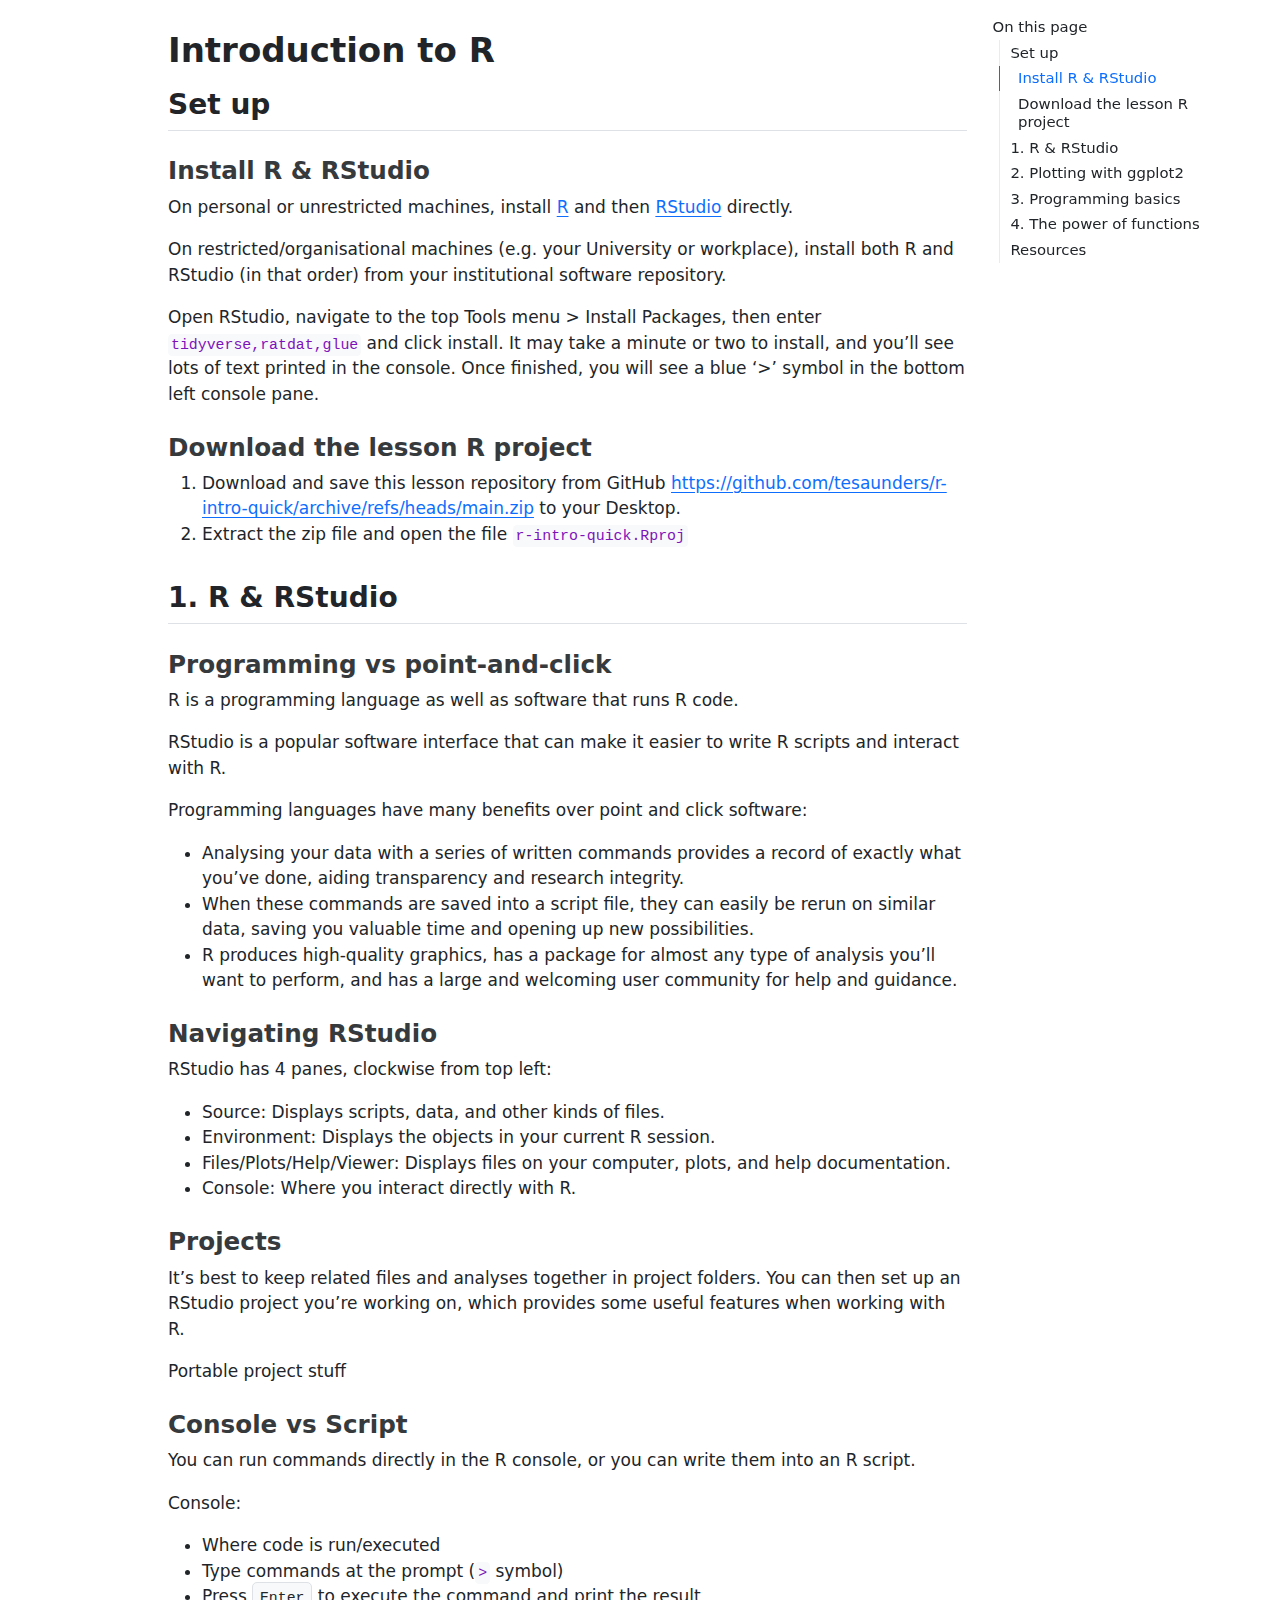
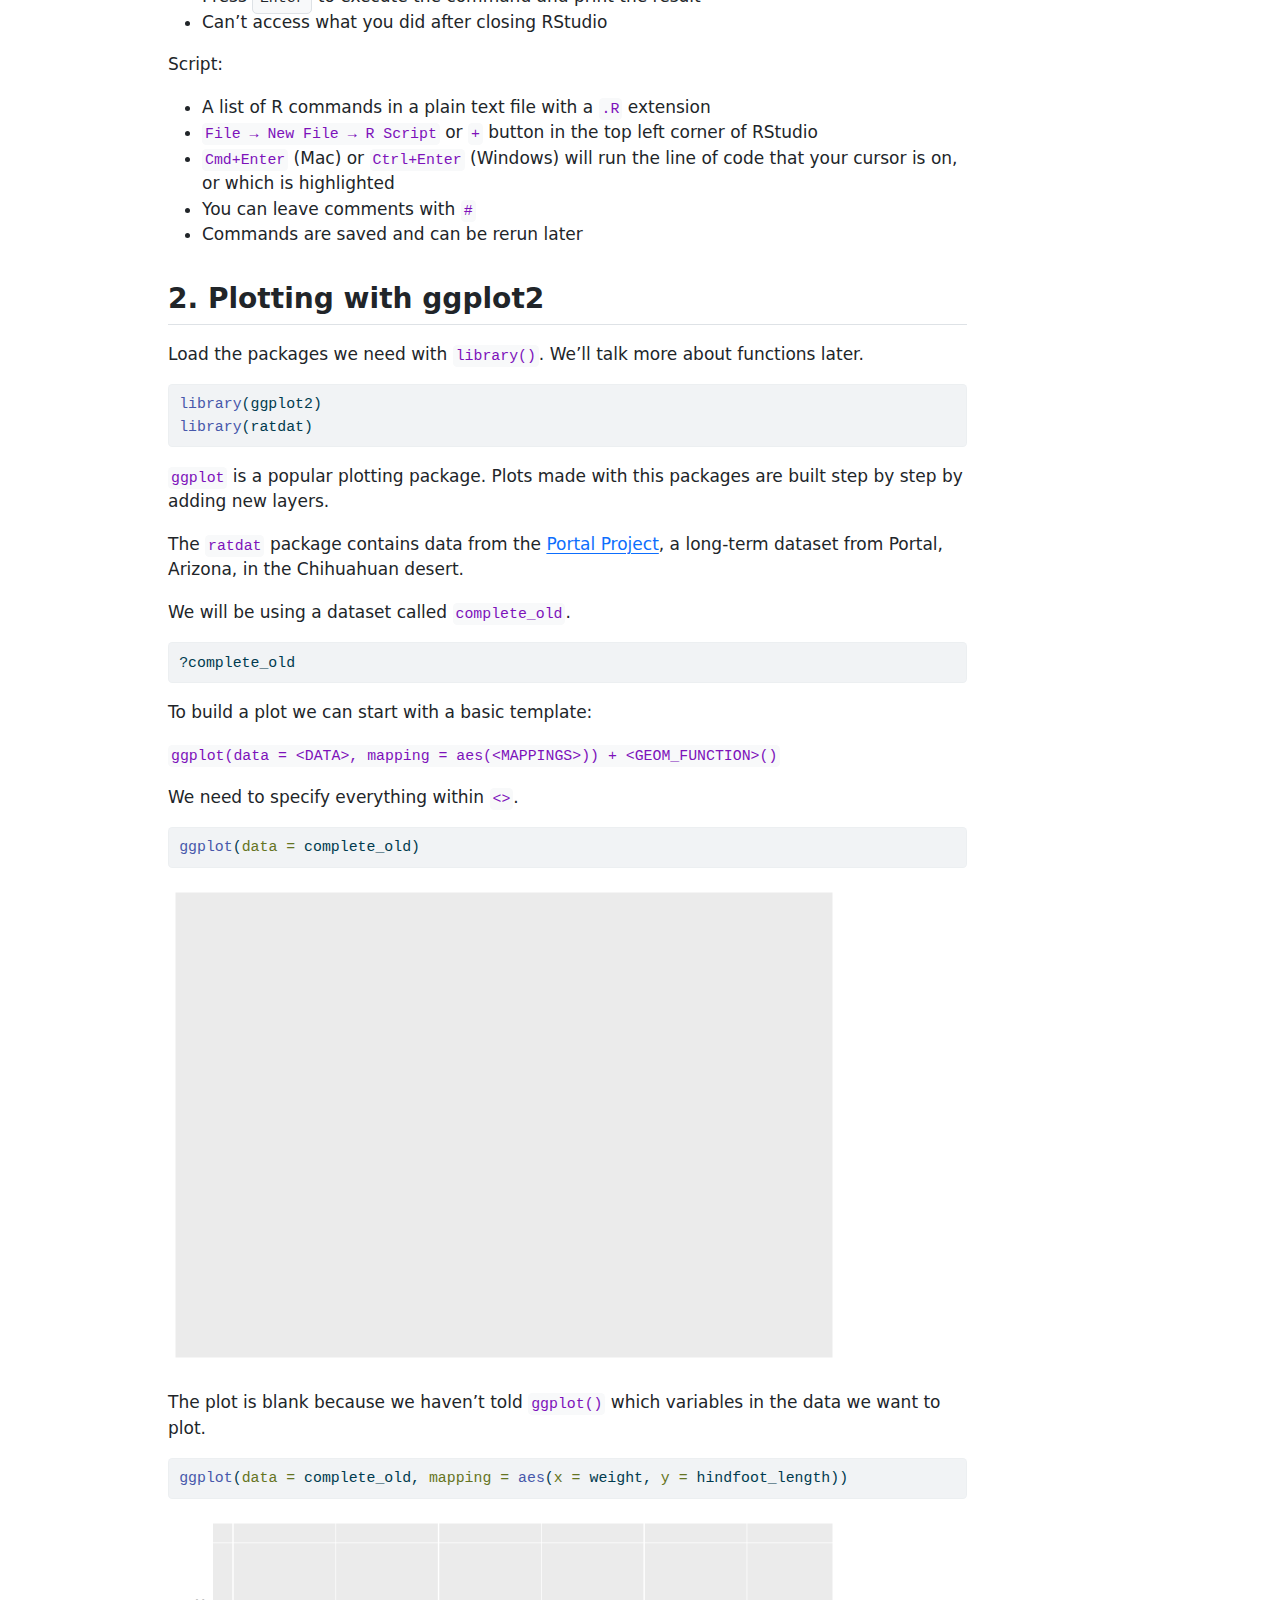
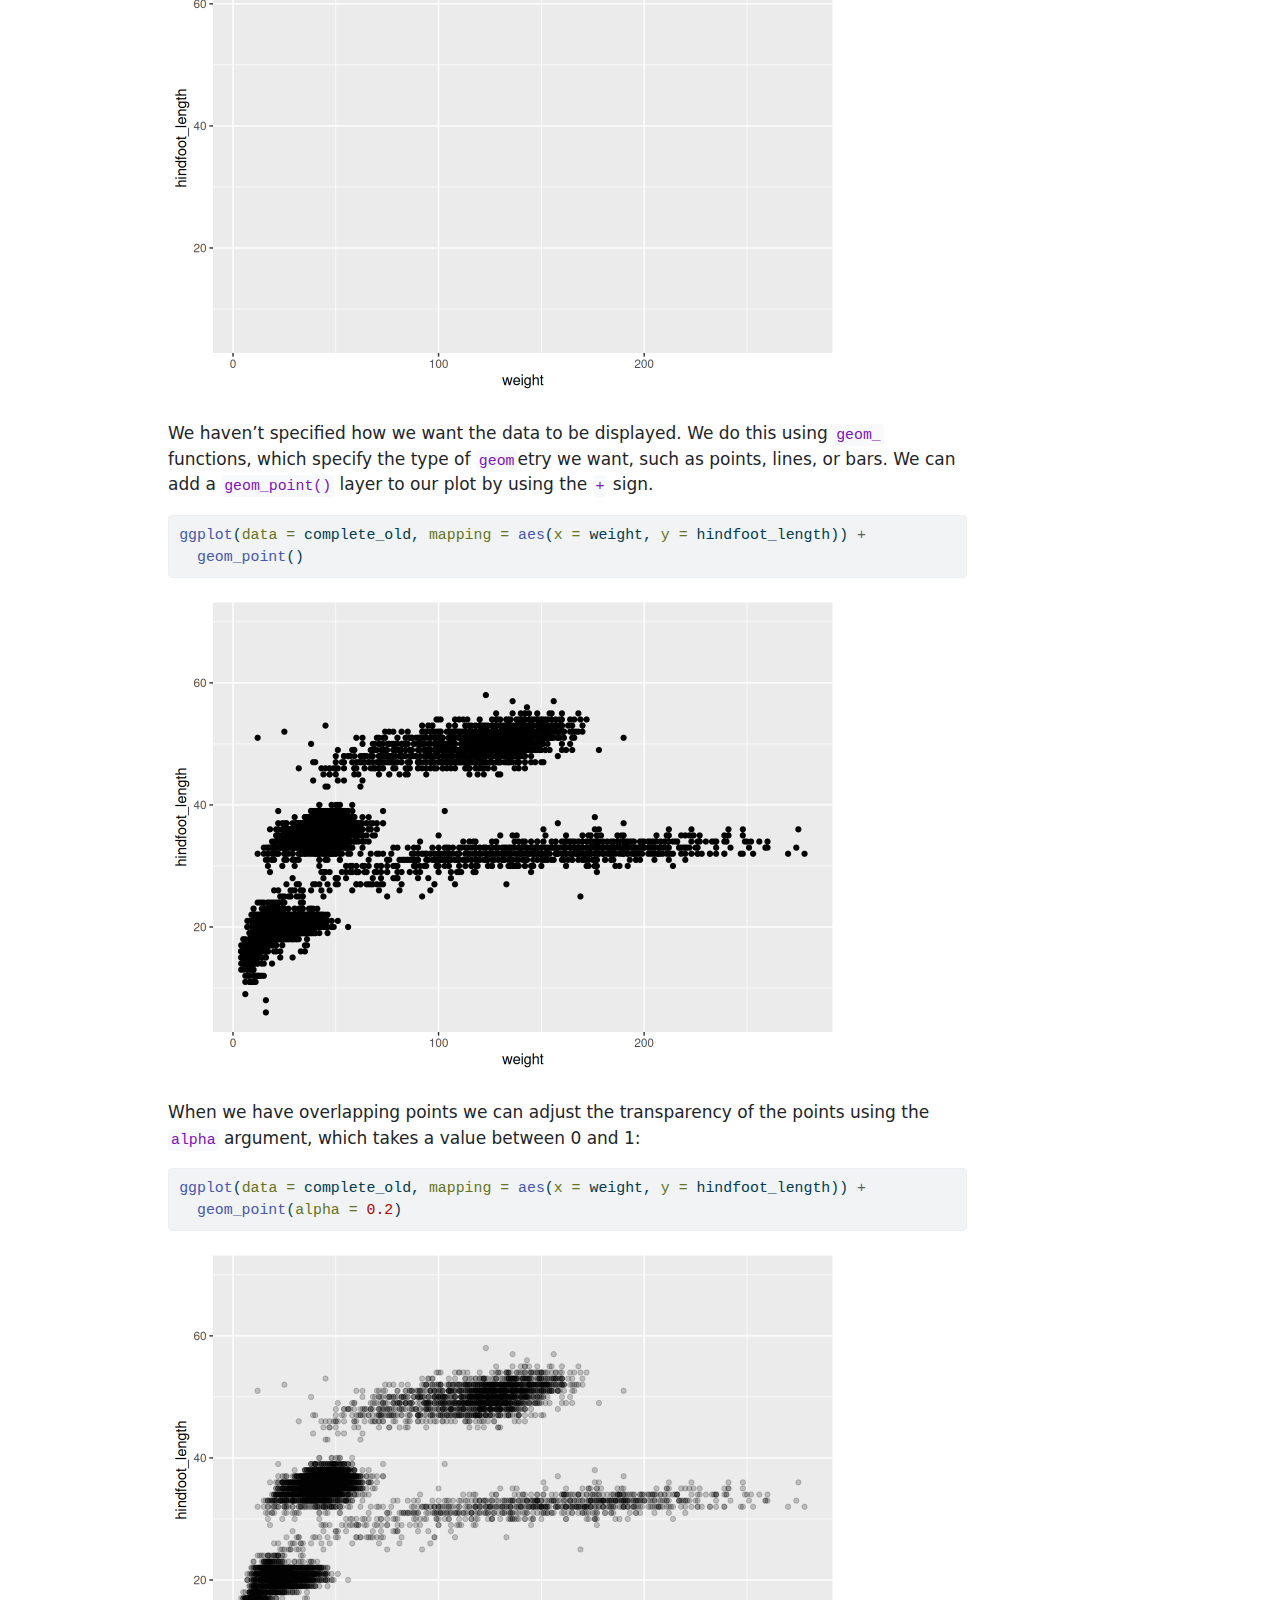
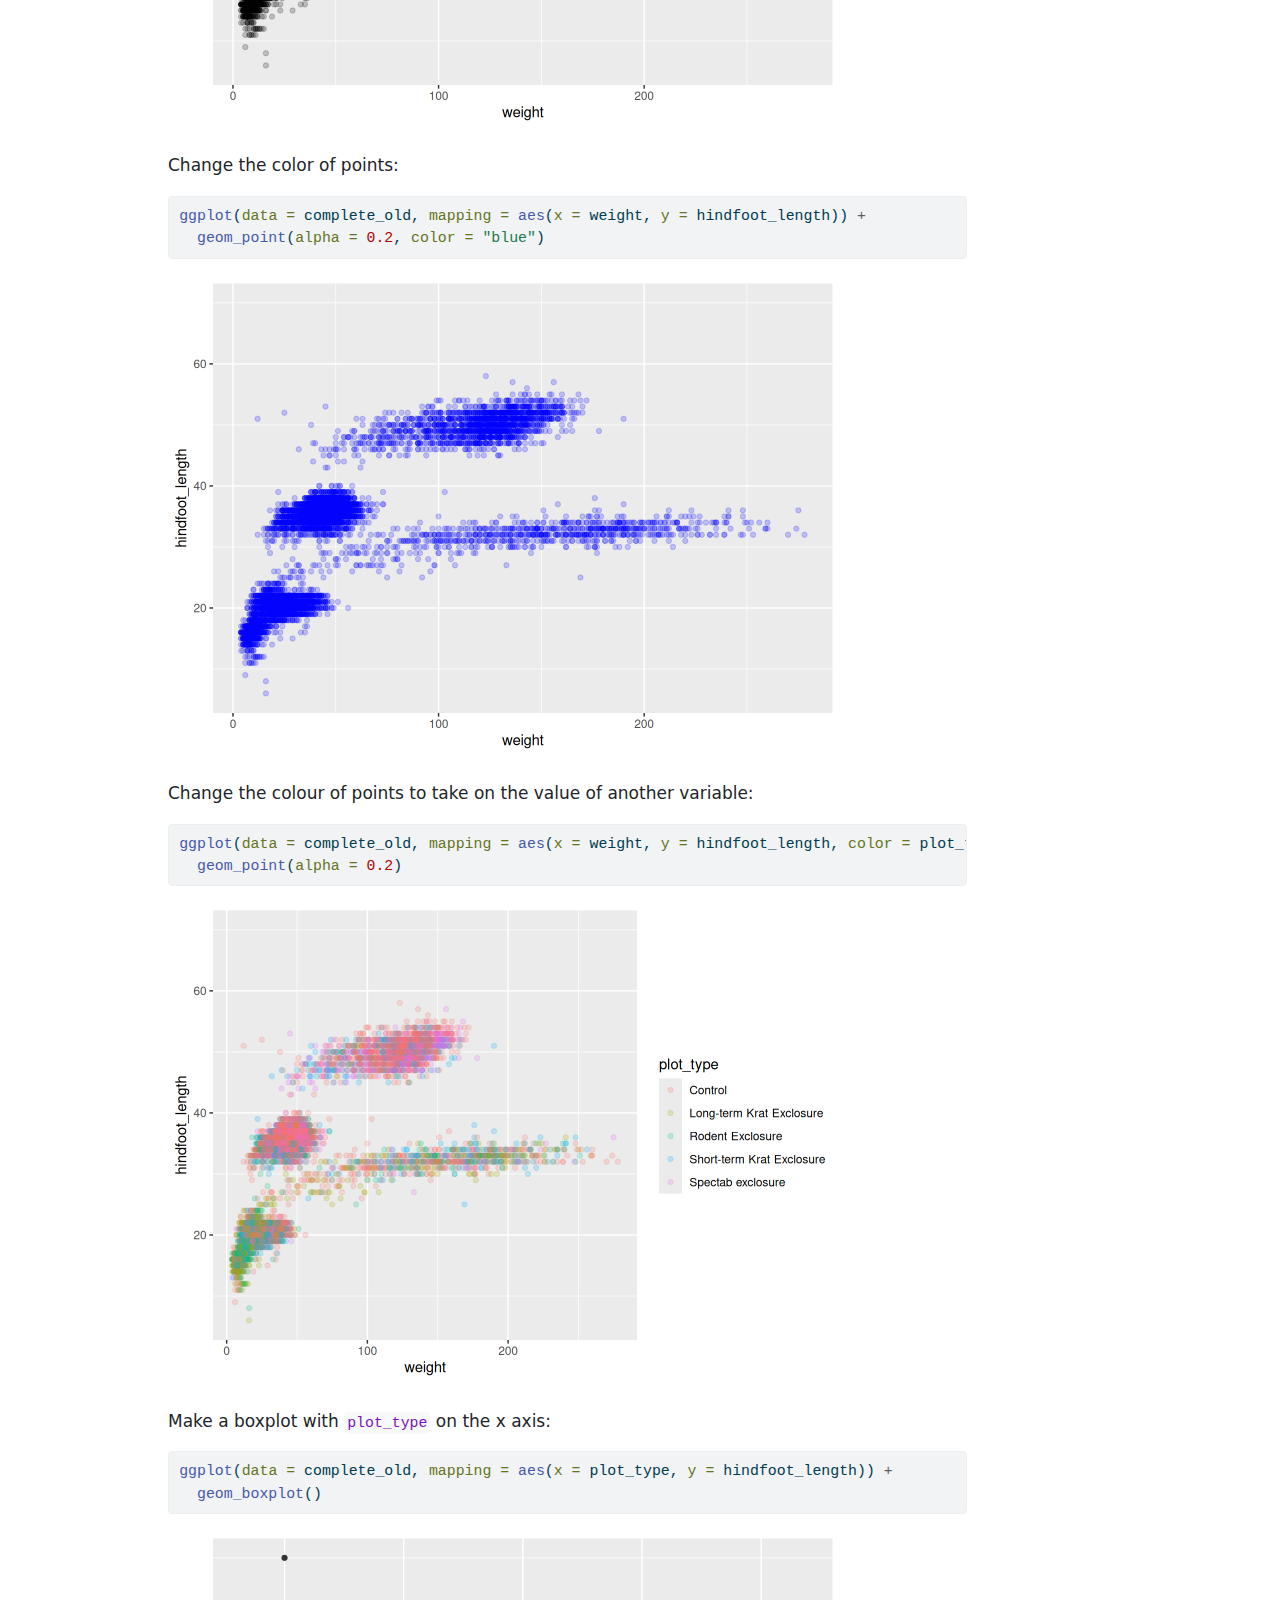
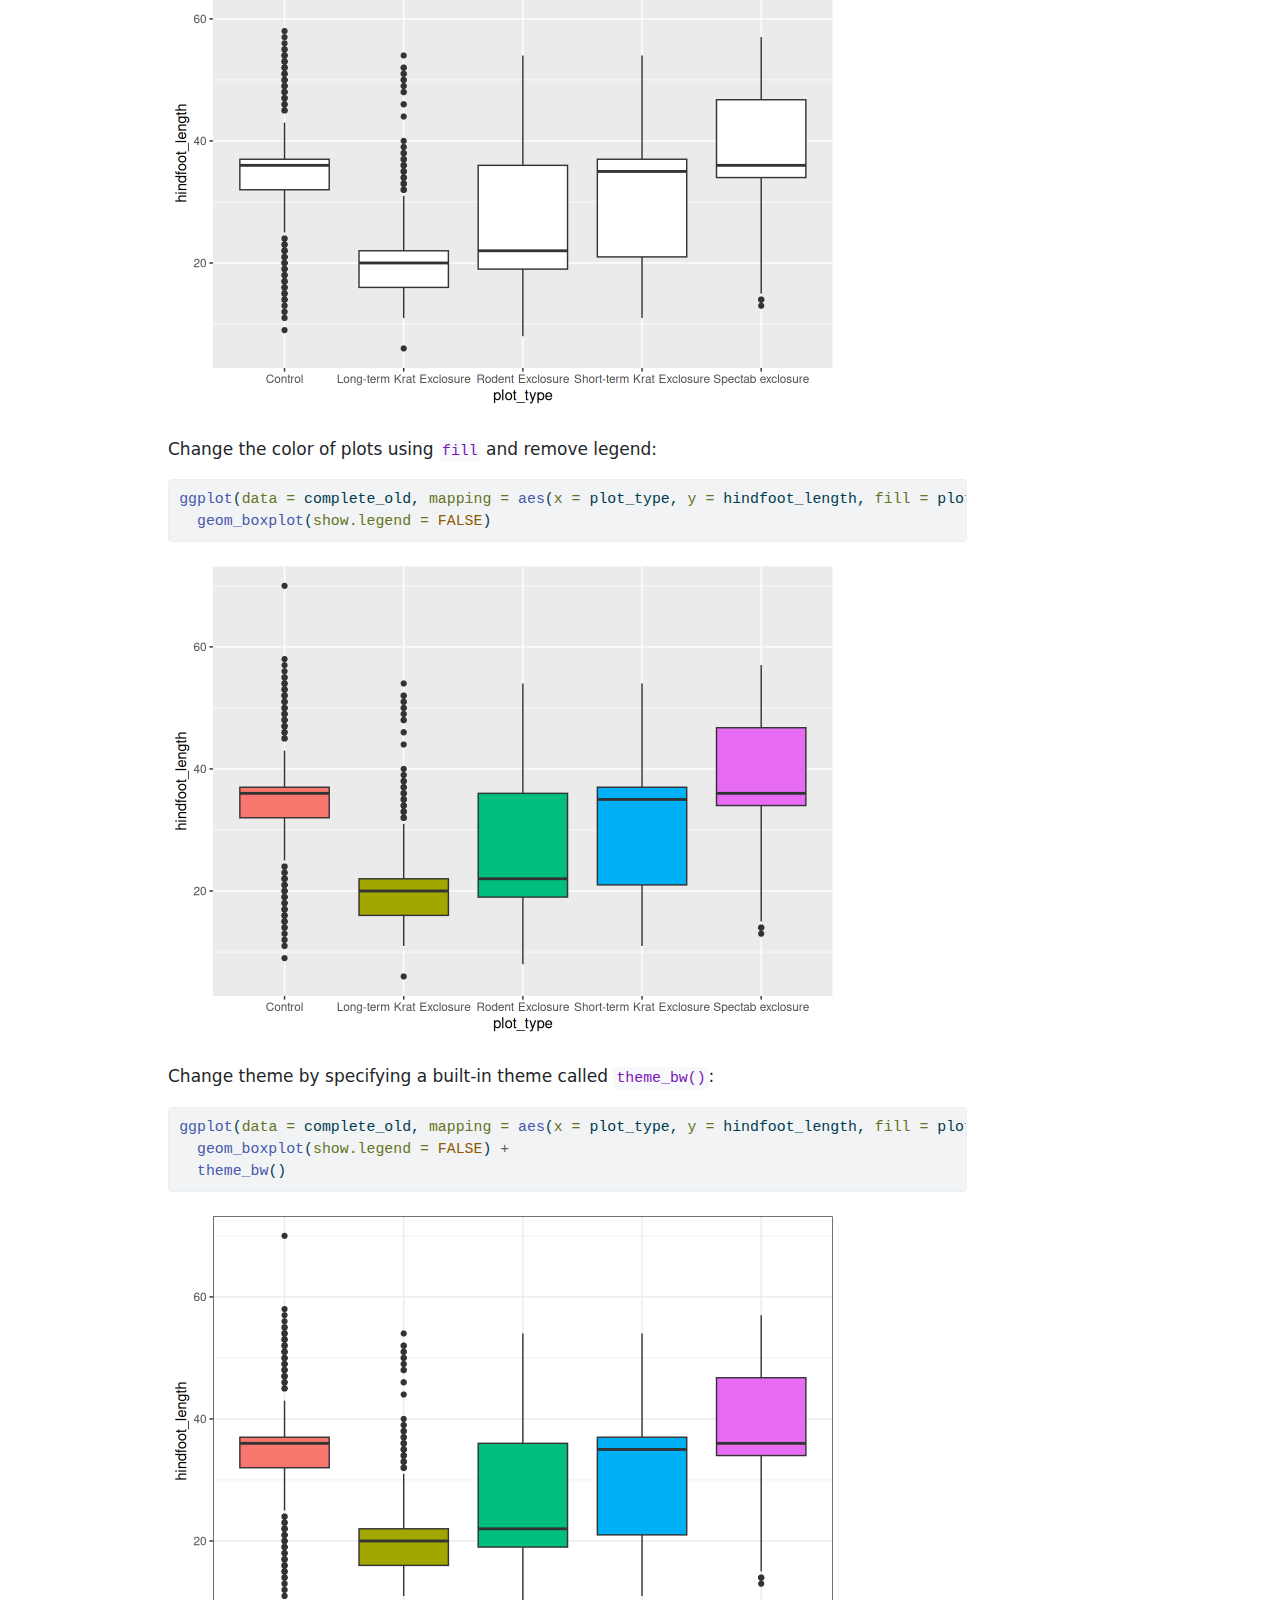
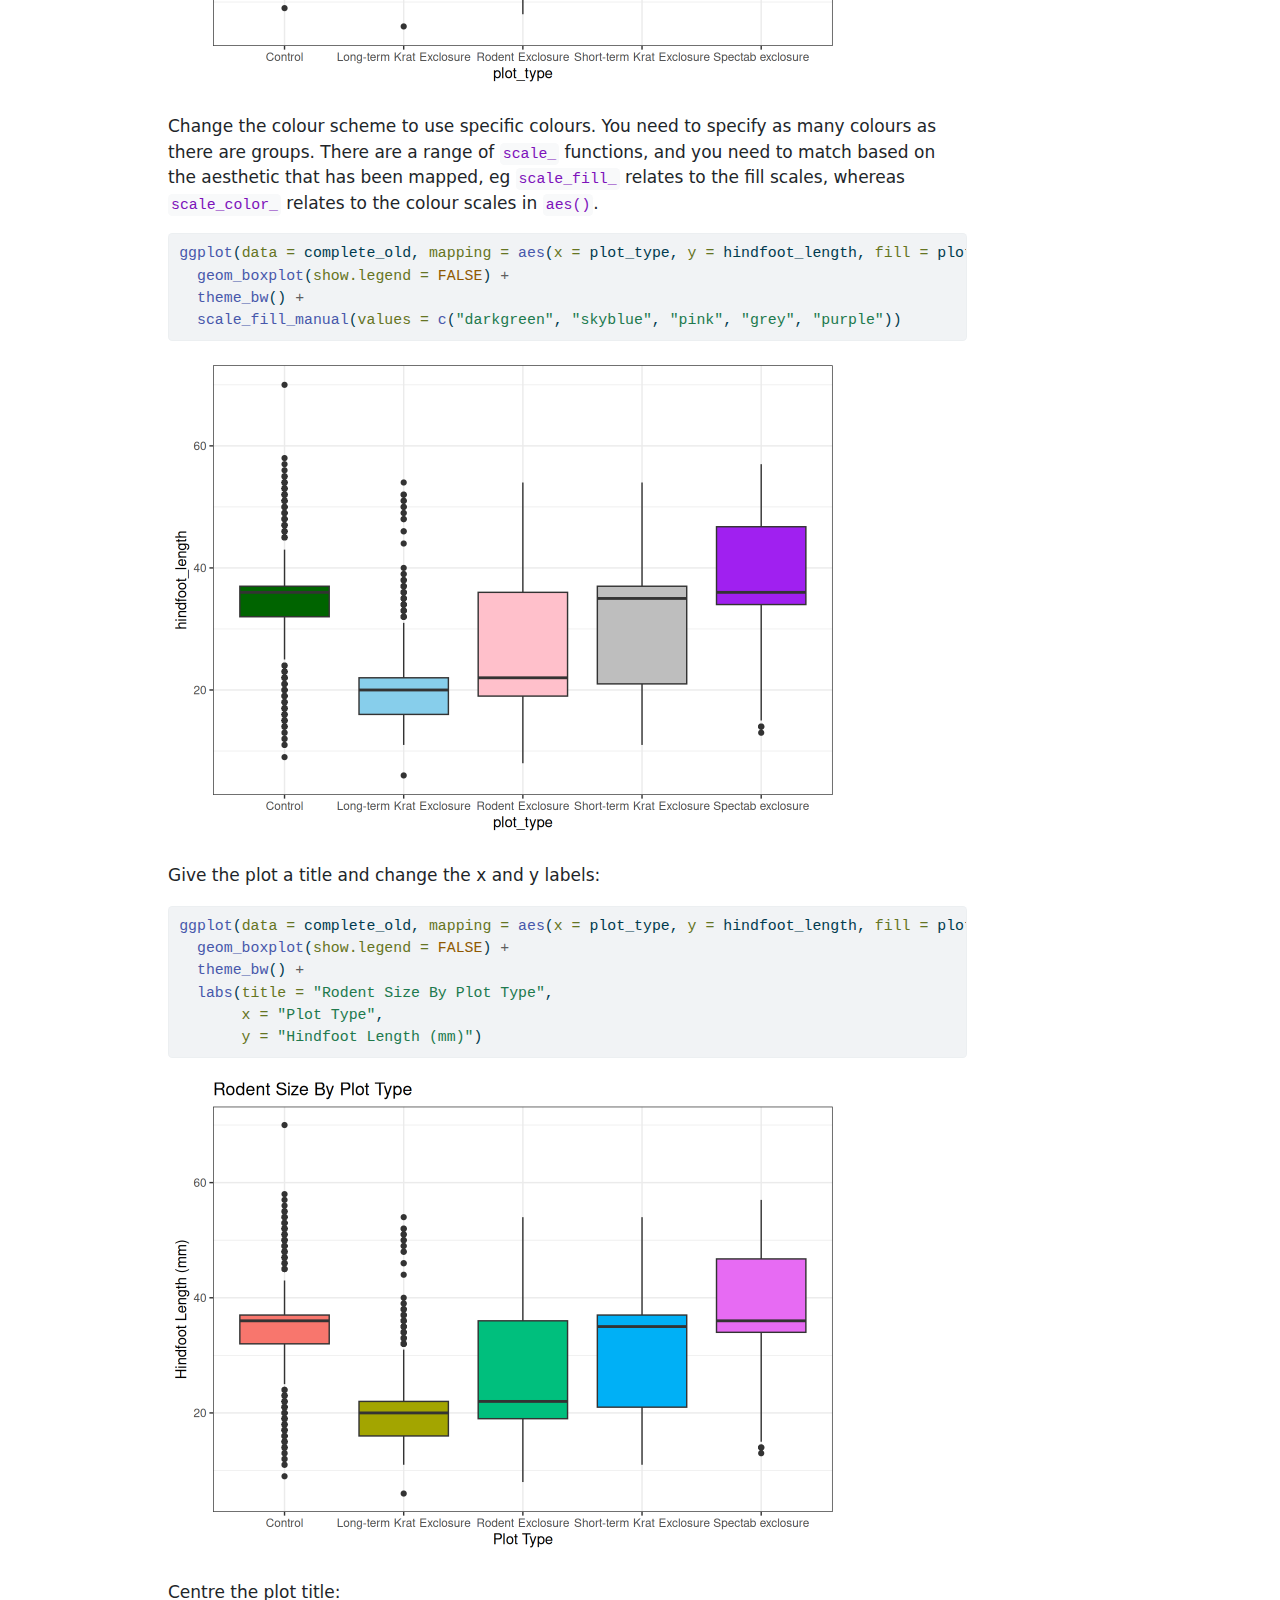
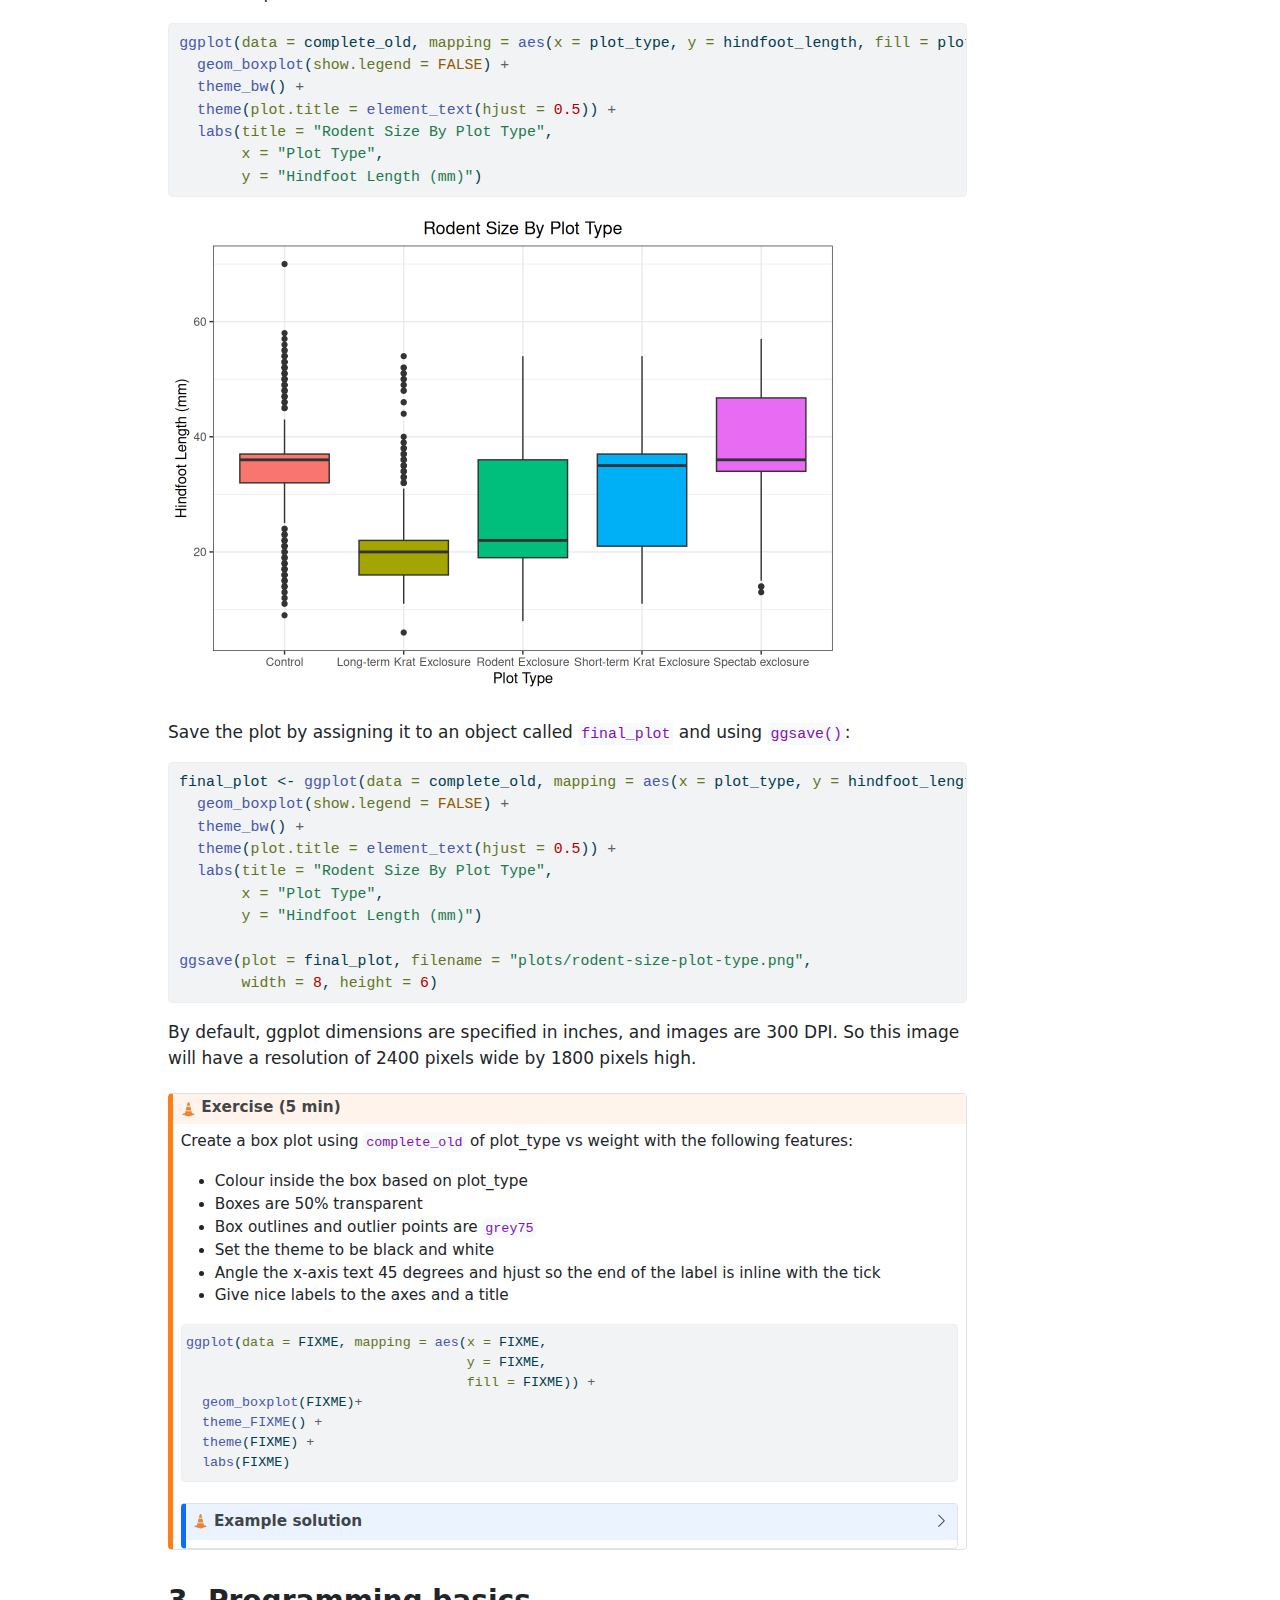
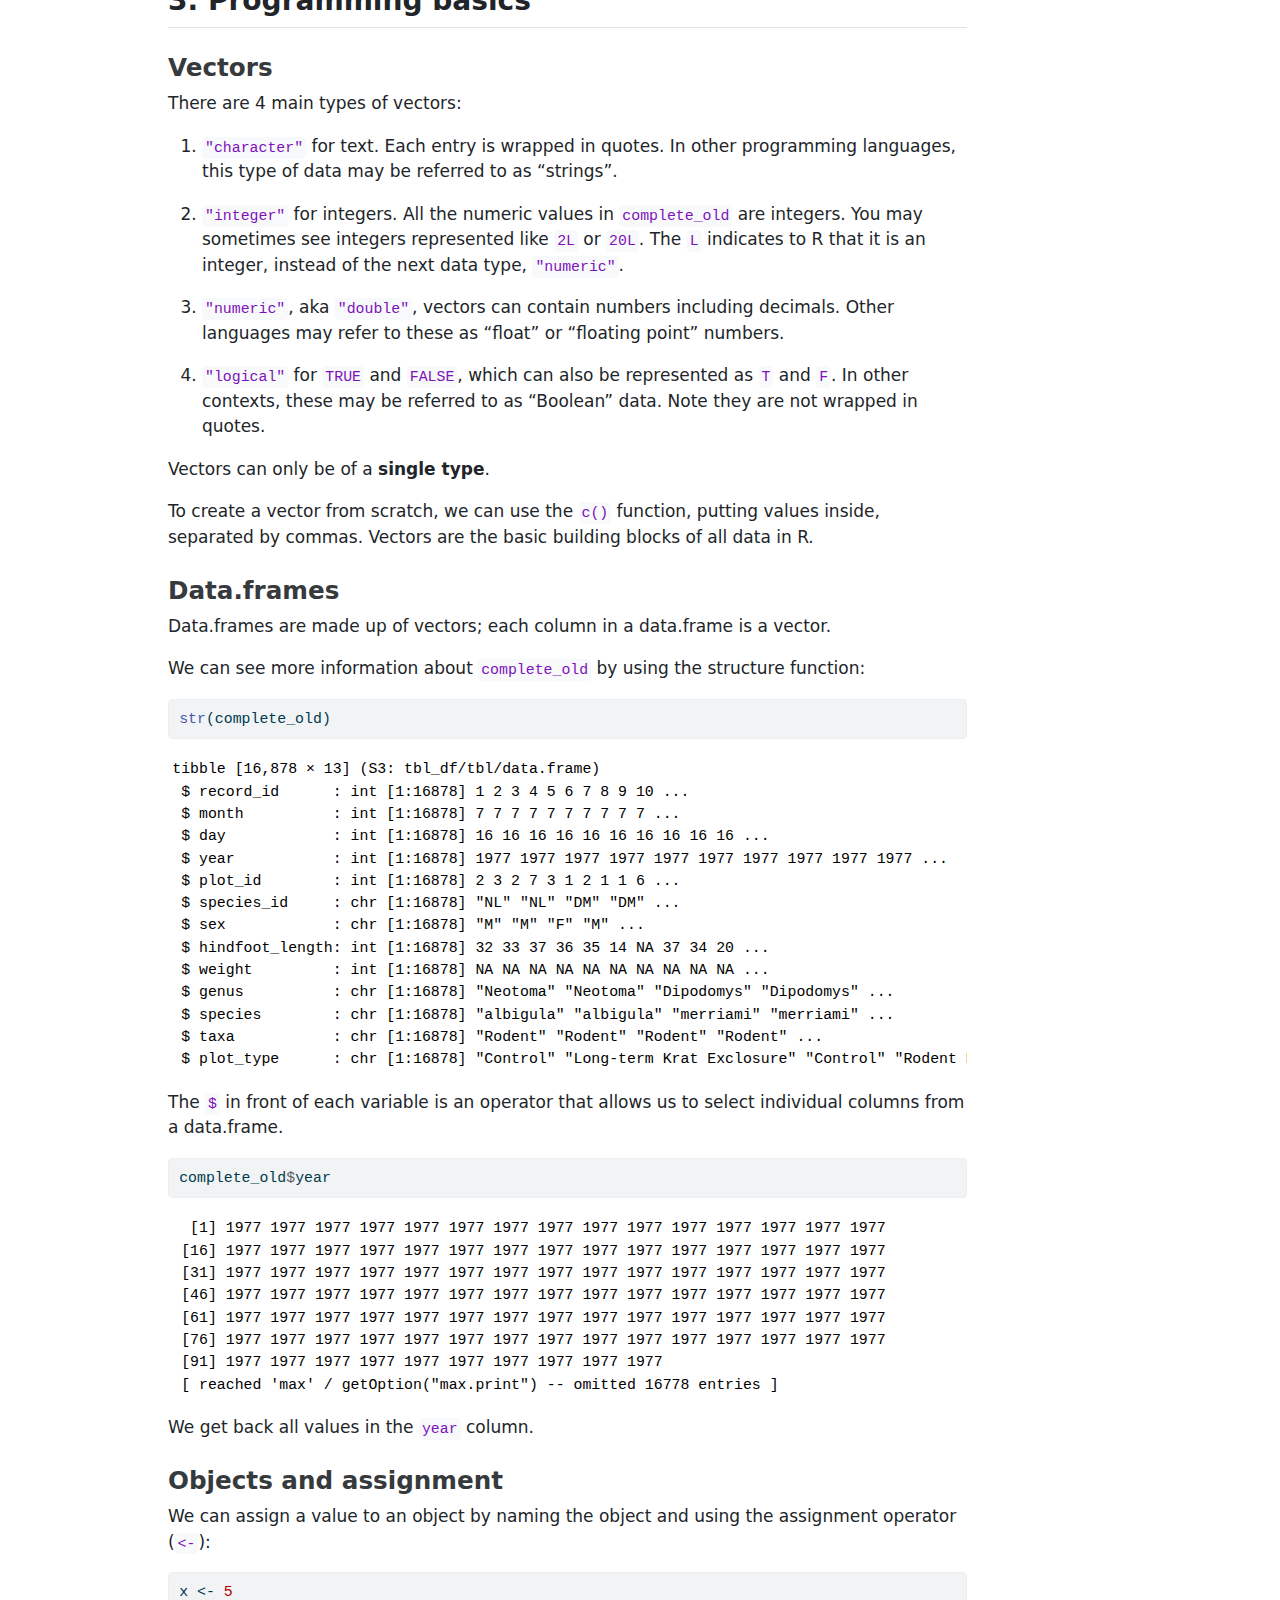
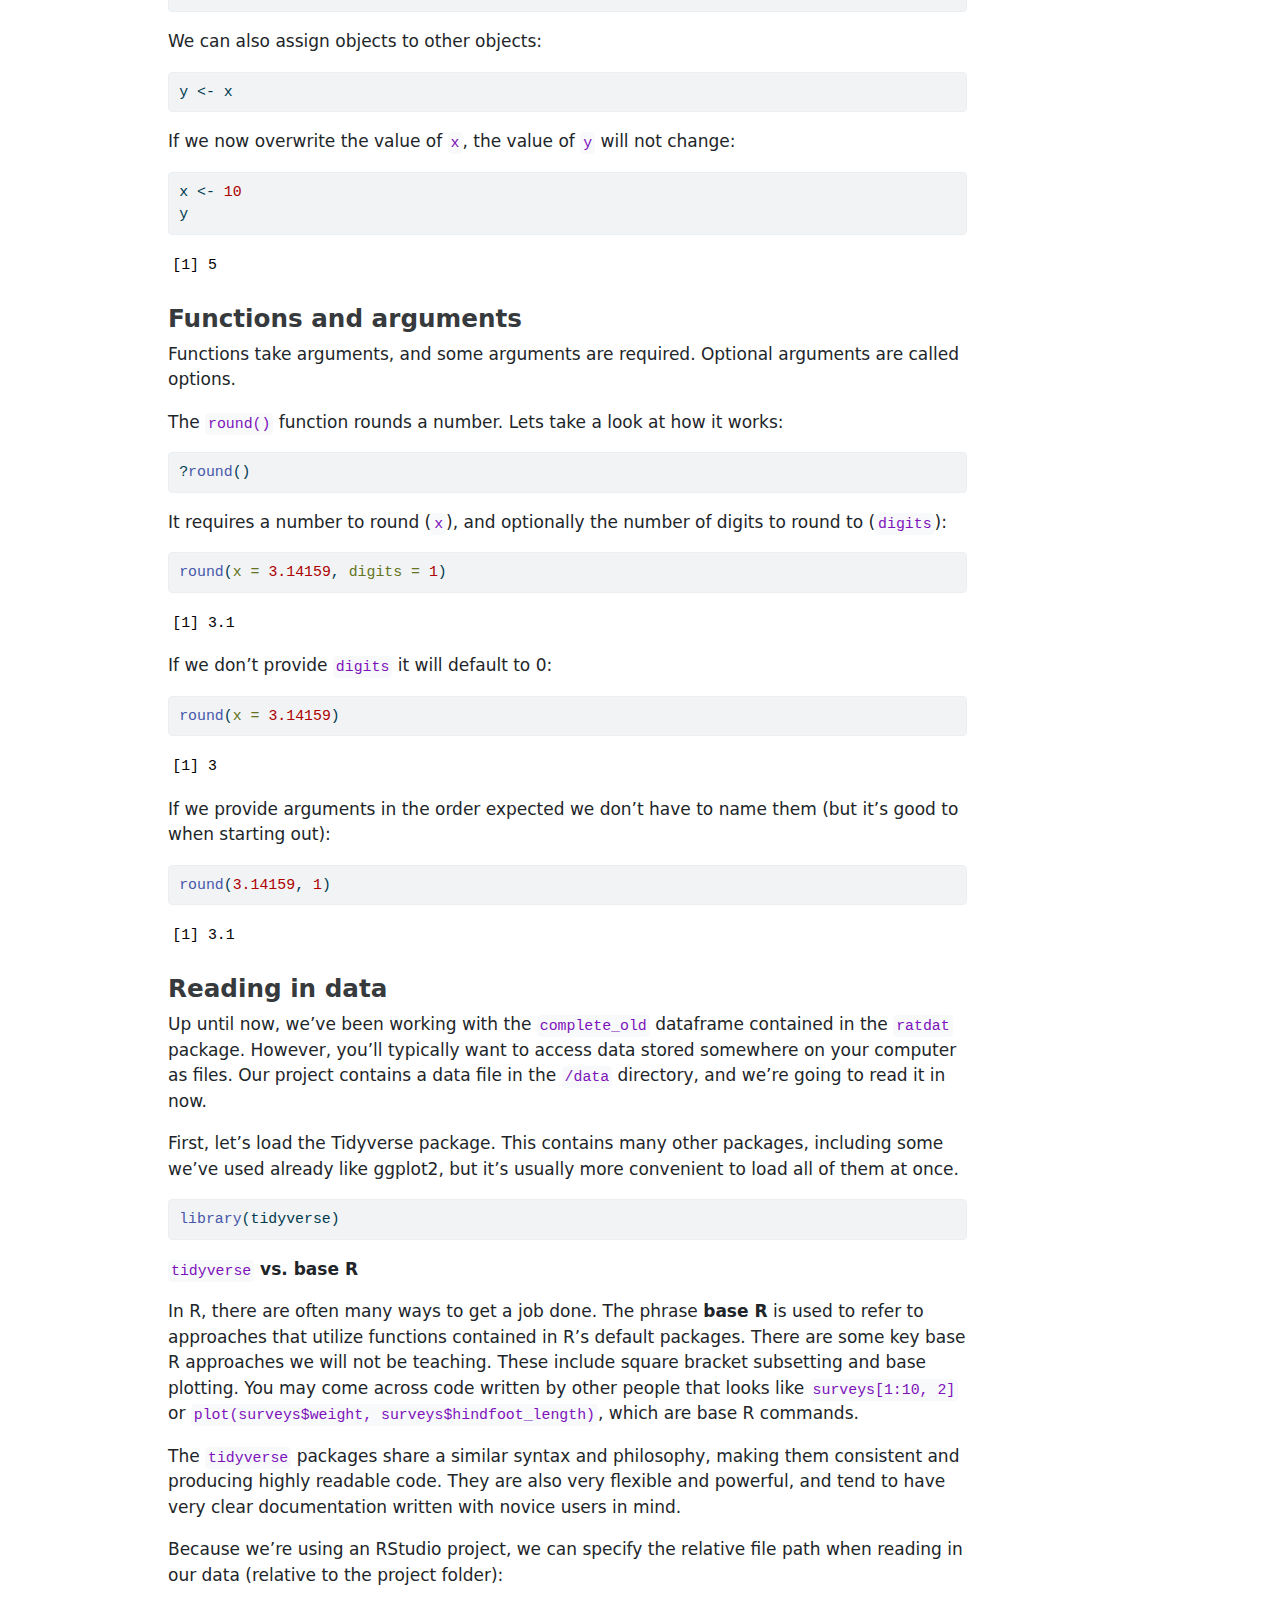
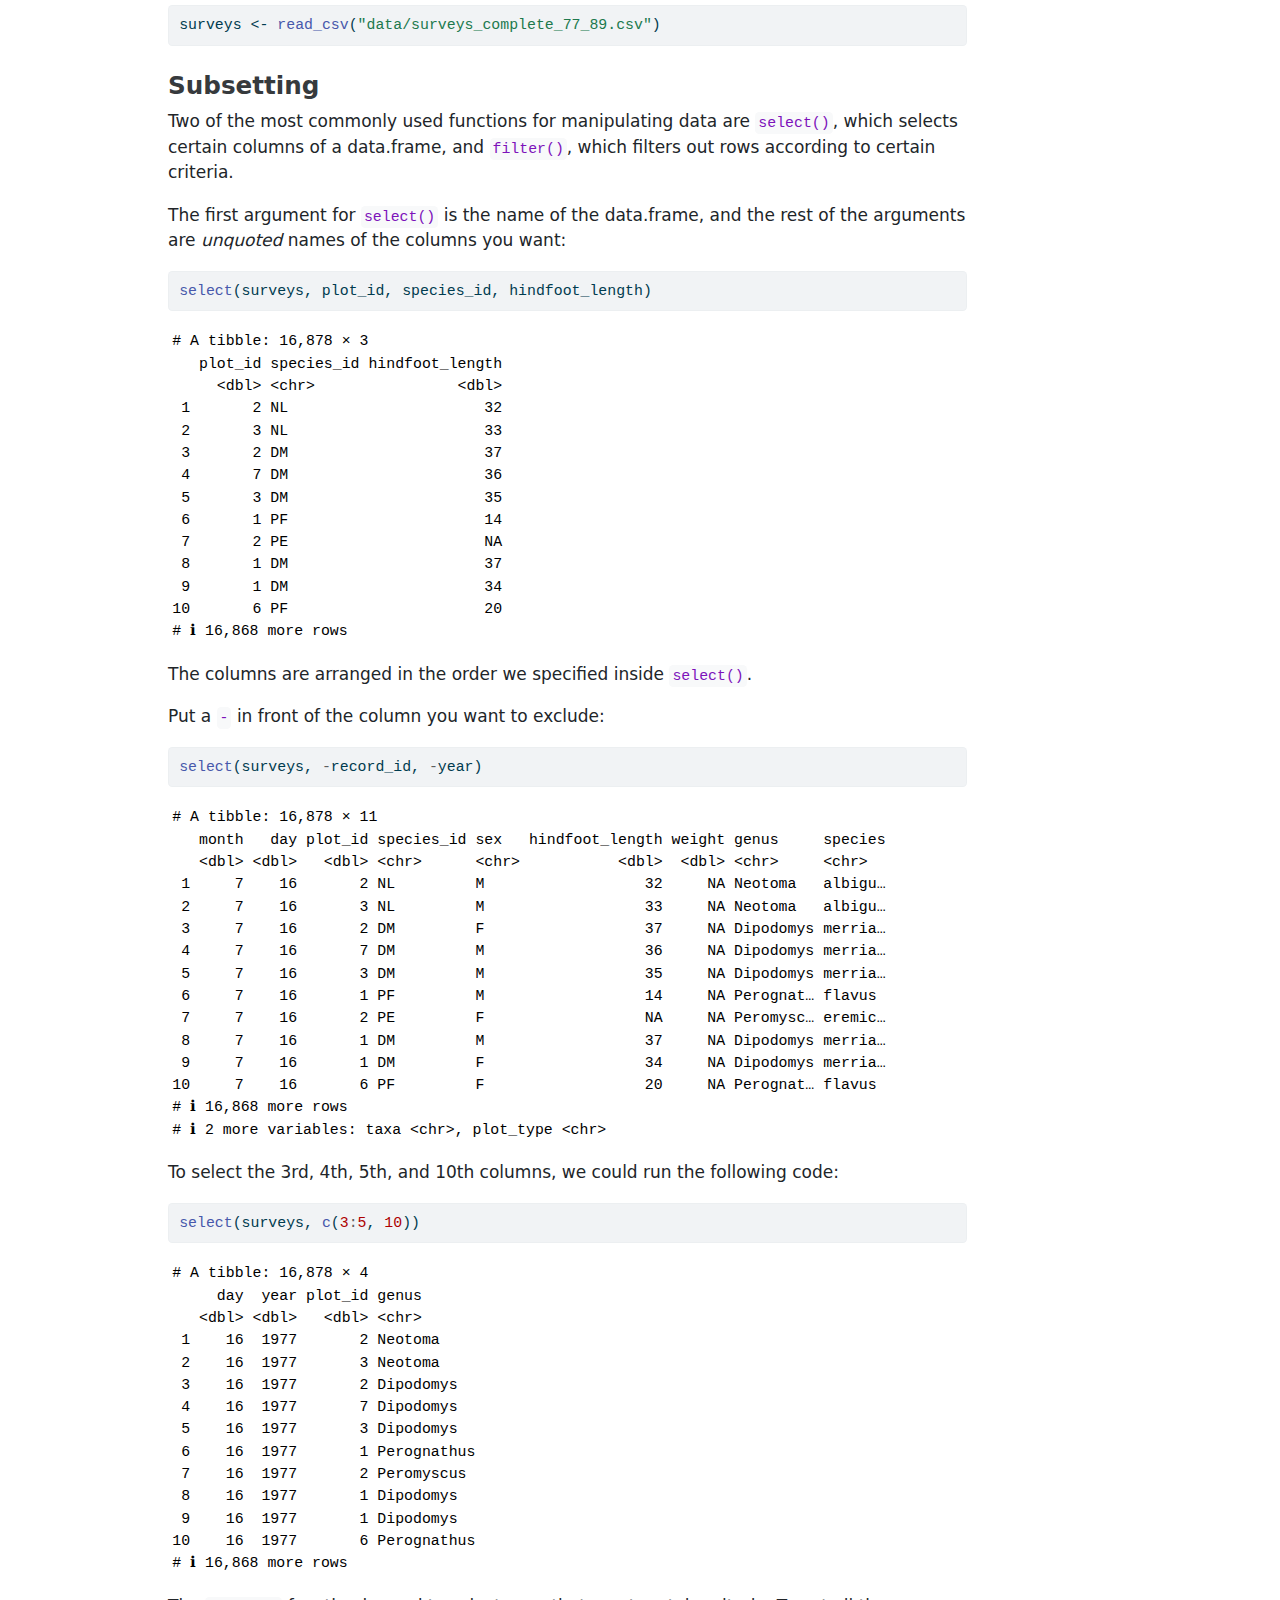
<file: docs/index.html>
<!DOCTYPE html>
<html xmlns="http://www.w3.org/1999/xhtml" lang="en" xml:lang="en"><head>

<meta charset="utf-8">
<meta name="generator" content="quarto-1.6.42">

<meta name="viewport" content="width=device-width, initial-scale=1.0, user-scalable=yes">


<title>Introduction to R</title>
<style>
code{white-space: pre-wrap;}
span.smallcaps{font-variant: small-caps;}
div.columns{display: flex; gap: min(4vw, 1.5em);}
div.column{flex: auto; overflow-x: auto;}
div.hanging-indent{margin-left: 1.5em; text-indent: -1.5em;}
ul.task-list{list-style: none;}
ul.task-list li input[type="checkbox"] {
  width: 0.8em;
  margin: 0 0.8em 0.2em -1em; /* quarto-specific, see https://github.com/quarto-dev/quarto-cli/issues/4556 */ 
  vertical-align: middle;
}
/* CSS for syntax highlighting */
pre > code.sourceCode { white-space: pre; position: relative; }
pre > code.sourceCode > span { line-height: 1.25; }
pre > code.sourceCode > span:empty { height: 1.2em; }
.sourceCode { overflow: visible; }
code.sourceCode > span { color: inherit; text-decoration: inherit; }
div.sourceCode { margin: 1em 0; }
pre.sourceCode { margin: 0; }
@media screen {
div.sourceCode { overflow: auto; }
}
@media print {
pre > code.sourceCode { white-space: pre-wrap; }
pre > code.sourceCode > span { display: inline-block; text-indent: -5em; padding-left: 5em; }
}
pre.numberSource code
  { counter-reset: source-line 0; }
pre.numberSource code > span
  { position: relative; left: -4em; counter-increment: source-line; }
pre.numberSource code > span > a:first-child::before
  { content: counter(source-line);
    position: relative; left: -1em; text-align: right; vertical-align: baseline;
    border: none; display: inline-block;
    -webkit-touch-callout: none; -webkit-user-select: none;
    -khtml-user-select: none; -moz-user-select: none;
    -ms-user-select: none; user-select: none;
    padding: 0 4px; width: 4em;
  }
pre.numberSource { margin-left: 3em;  padding-left: 4px; }
div.sourceCode
  {   }
@media screen {
pre > code.sourceCode > span > a:first-child::before { text-decoration: underline; }
}
</style>


<script src="site_libs/quarto-nav/quarto-nav.js"></script>
<script src="site_libs/clipboard/clipboard.min.js"></script>
<script src="site_libs/quarto-search/autocomplete.umd.js"></script>
<script src="site_libs/quarto-search/fuse.min.js"></script>
<script src="site_libs/quarto-search/quarto-search.js"></script>
<meta name="quarto:offset" content="./">
<script src="site_libs/quarto-html/quarto.js"></script>
<script src="site_libs/quarto-html/popper.min.js"></script>
<script src="site_libs/quarto-html/tippy.umd.min.js"></script>
<script src="site_libs/quarto-html/anchor.min.js"></script>
<link href="site_libs/quarto-html/tippy.css" rel="stylesheet">
<link href="site_libs/quarto-html/quarto-syntax-highlighting-2f5df379a58b258e96c21c0638c20c03.css" rel="stylesheet" id="quarto-text-highlighting-styles">
<script src="site_libs/bootstrap/bootstrap.min.js"></script>
<link href="site_libs/bootstrap/bootstrap-icons.css" rel="stylesheet">
<link href="site_libs/bootstrap/bootstrap-7e50301df811e6ca48cb7585b35d5308.min.css" rel="stylesheet" append-hash="true" id="quarto-bootstrap" data-mode="light">
<script id="quarto-search-options" type="application/json">{
  "location": "sidebar",
  "copy-button": false,
  "collapse-after": 3,
  "panel-placement": "start",
  "type": "textbox",
  "limit": 50,
  "keyboard-shortcut": [
    "f",
    "/",
    "s"
  ],
  "show-item-context": false,
  "language": {
    "search-no-results-text": "No results",
    "search-matching-documents-text": "matching documents",
    "search-copy-link-title": "Copy link to search",
    "search-hide-matches-text": "Hide additional matches",
    "search-more-match-text": "more match in this document",
    "search-more-matches-text": "more matches in this document",
    "search-clear-button-title": "Clear",
    "search-text-placeholder": "",
    "search-detached-cancel-button-title": "Cancel",
    "search-submit-button-title": "Submit",
    "search-label": "Search"
  }
}</script>


</head>

<body>

<div id="quarto-search-results"></div>
<!-- content -->
<div id="quarto-content" class="quarto-container page-columns page-rows-contents page-layout-article">
<!-- sidebar -->
<!-- margin-sidebar -->
    <div id="quarto-margin-sidebar" class="sidebar margin-sidebar">
        <nav id="TOC" role="doc-toc" class="toc-active">
    <h2 id="toc-title">On this page</h2>
   
  <ul>
  <li><a href="#set-up" id="toc-set-up" class="nav-link active" data-scroll-target="#set-up">Set up</a>
  <ul class="collapse">
  <li><a href="#install-r-rstudio" id="toc-install-r-rstudio" class="nav-link" data-scroll-target="#install-r-rstudio">Install R &amp; RStudio</a></li>
  <li><a href="#download-the-lesson-r-project" id="toc-download-the-lesson-r-project" class="nav-link" data-scroll-target="#download-the-lesson-r-project">Download the lesson R project</a></li>
  </ul></li>
  <li><a href="#r-rstudio" id="toc-r-rstudio" class="nav-link" data-scroll-target="#r-rstudio">1. R &amp; RStudio</a>
  <ul class="collapse">
  <li><a href="#programming-vs-point-and-click" id="toc-programming-vs-point-and-click" class="nav-link" data-scroll-target="#programming-vs-point-and-click">Programming vs point-and-click</a></li>
  <li><a href="#navigating-rstudio" id="toc-navigating-rstudio" class="nav-link" data-scroll-target="#navigating-rstudio">Navigating RStudio</a></li>
  <li><a href="#projects" id="toc-projects" class="nav-link" data-scroll-target="#projects">Projects</a></li>
  <li><a href="#console-vs-script" id="toc-console-vs-script" class="nav-link" data-scroll-target="#console-vs-script">Console vs Script</a></li>
  </ul></li>
  <li><a href="#plotting-with-ggplot2" id="toc-plotting-with-ggplot2" class="nav-link" data-scroll-target="#plotting-with-ggplot2">2. Plotting with ggplot2</a></li>
  <li><a href="#programming-basics" id="toc-programming-basics" class="nav-link" data-scroll-target="#programming-basics">3. Programming basics</a>
  <ul class="collapse">
  <li><a href="#vectors" id="toc-vectors" class="nav-link" data-scroll-target="#vectors">Vectors</a></li>
  <li><a href="#data.frames" id="toc-data.frames" class="nav-link" data-scroll-target="#data.frames">Data.frames</a></li>
  <li><a href="#objects-and-assignment" id="toc-objects-and-assignment" class="nav-link" data-scroll-target="#objects-and-assignment">Objects and assignment</a></li>
  <li><a href="#functions-and-arguments" id="toc-functions-and-arguments" class="nav-link" data-scroll-target="#functions-and-arguments">Functions and arguments</a></li>
  <li><a href="#reading-in-data" id="toc-reading-in-data" class="nav-link" data-scroll-target="#reading-in-data">Reading in data</a></li>
  <li><a href="#subsetting" id="toc-subsetting" class="nav-link" data-scroll-target="#subsetting">Subsetting</a></li>
  <li><a href="#piping" id="toc-piping" class="nav-link" data-scroll-target="#piping">Piping</a></li>
  <li><a href="#grouping" id="toc-grouping" class="nav-link" data-scroll-target="#grouping">Grouping</a></li>
  </ul></li>
  <li><a href="#the-power-of-functions" id="toc-the-power-of-functions" class="nav-link" data-scroll-target="#the-power-of-functions">4. The power of functions</a>
  <ul class="collapse">
  <li><a href="#problem-creating-multiple-plots" id="toc-problem-creating-multiple-plots" class="nav-link" data-scroll-target="#problem-creating-multiple-plots">Problem: Creating multiple plots</a></li>
  <li><a href="#writing-a-function" id="toc-writing-a-function" class="nav-link" data-scroll-target="#writing-a-function">Writing a function</a></li>
  </ul></li>
  <li><a href="#resources" id="toc-resources" class="nav-link" data-scroll-target="#resources">Resources</a></li>
  </ul>
</nav>
    </div>
<!-- main -->
<main class="content" id="quarto-document-content">

<header id="title-block-header" class="quarto-title-block default">
<div class="quarto-title">
<h1 class="title">Introduction to R</h1>
</div>



<div class="quarto-title-meta">

    
  
    
  </div>
  


</header>


<section id="set-up" class="level2">
<h2 class="anchored" data-anchor-id="set-up">Set up</h2>
<section id="install-r-rstudio" class="level3">
<h3 class="anchored" data-anchor-id="install-r-rstudio">Install R &amp; RStudio</h3>
<p>On personal or unrestricted machines, install <a href="https://cran.r-project.org/bin/windows/base/">R</a> and then <a href="https://posit.co/download/rstudio-desktop/">RStudio</a> directly.</p>
<p>On restricted/organisational machines (e.g.&nbsp;your University or workplace), install both R and RStudio (in that order) from your institutional software repository.</p>
<p>Open RStudio, navigate to the top Tools menu &gt; Install Packages, then enter <code>tidyverse,ratdat,glue</code> and click install. It may take a minute or two to install, and you’ll see lots of text printed in the console. Once finished, you will see a blue ‘&gt;’ symbol in the bottom left console pane.</p>
</section>
<section id="download-the-lesson-r-project" class="level3">
<h3 class="anchored" data-anchor-id="download-the-lesson-r-project">Download the lesson R project</h3>
<ol type="1">
<li>Download and save this lesson repository from GitHub <a href="https://github.com/tesaunders/r-intro-quick/archive/refs/heads/main.zip">https://github.com/tesaunders/r-intro-quick/archive/refs/heads/main.zip</a> to your Desktop.</li>
<li>Extract the zip file and open the file <code>r-intro-quick.Rproj</code></li>
</ol>
</section>
</section>
<section id="r-rstudio" class="level2">
<h2 class="anchored" data-anchor-id="r-rstudio">1. R &amp; RStudio</h2>
<section id="programming-vs-point-and-click" class="level3">
<h3 class="anchored" data-anchor-id="programming-vs-point-and-click">Programming vs point-and-click</h3>
<p>R is a programming language as well as software that runs R code.</p>
<p>RStudio is a popular software interface that can make it easier to write R scripts and interact with R.</p>
<p>Programming languages have many benefits over point and click software:</p>
<ul>
<li>Analysing your data with a series of written commands provides a record of exactly what you’ve done, aiding transparency and research integrity.</li>
<li>When these commands are saved into a script file, they can easily be rerun on similar data, saving you valuable time and opening up new possibilities.</li>
<li>R produces high-quality graphics, has a package for almost any type of analysis you’ll want to perform, and has a large and welcoming user community for help and guidance.</li>
</ul>
</section>
<section id="navigating-rstudio" class="level3">
<h3 class="anchored" data-anchor-id="navigating-rstudio">Navigating RStudio</h3>
<p>RStudio has 4 panes, clockwise from top left:</p>
<ul>
<li>Source: Displays scripts, data, and other kinds of files.</li>
<li>Environment: Displays the objects in your current R session.</li>
<li>Files/Plots/Help/Viewer: Displays files on your computer, plots, and help documentation.</li>
<li>Console: Where you interact directly with R.</li>
</ul>
</section>
<section id="projects" class="level3">
<h3 class="anchored" data-anchor-id="projects">Projects</h3>
<p>It’s best to keep related files and analyses together in project folders. You can then set up an RStudio project you’re working on, which provides some useful features when working with R.</p>
<p>Portable project stuff</p>
</section>
<section id="console-vs-script" class="level3">
<h3 class="anchored" data-anchor-id="console-vs-script">Console vs Script</h3>
<p>You can run commands directly in the R console, or you can write them into an R script.</p>
<p>Console:</p>
<ul>
<li>Where code is run/executed</li>
<li>Type commands at the prompt (<code>&gt;</code> symbol)</li>
<li>Press <kbd>Enter</kbd> to execute the command and print the result</li>
<li>Can’t access what you did after closing RStudio</li>
</ul>
<p>Script:</p>
<ul>
<li>A list of R commands in a plain text file with a <code>.R</code> extension</li>
<li><code>File → New File → R Script</code> or <code>+</code> button in the top left corner of RStudio</li>
<li><code>Cmd+Enter</code> (Mac) or <code>Ctrl+Enter</code> (Windows) will run the line of code that your cursor is on, or which is highlighted</li>
<li>You can leave comments with <code>#</code></li>
<li>Commands are saved and can be rerun later</li>
</ul>
</section>
</section>
<section id="plotting-with-ggplot2" class="level2">
<h2 class="anchored" data-anchor-id="plotting-with-ggplot2">2. Plotting with ggplot2</h2>
<p>Load the packages we need with <code>library()</code>. We’ll talk more about functions later.</p>
<div class="cell">
<div class="sourceCode cell-code" id="cb1"><pre class="sourceCode r code-with-copy"><code class="sourceCode r"><span id="cb1-1"><a href="#cb1-1" aria-hidden="true" tabindex="-1"></a><span class="fu">library</span>(ggplot2)</span>
<span id="cb1-2"><a href="#cb1-2" aria-hidden="true" tabindex="-1"></a><span class="fu">library</span>(ratdat)</span></code><button title="Copy to Clipboard" class="code-copy-button"><i class="bi"></i></button></pre></div>
</div>
<p><strong><code>ggplot</code></strong> is a popular plotting package. Plots made with this packages are built step by step by adding new layers.</p>
<p>The <code>ratdat</code> package contains data from the <a href="https://github.com/weecology/PortalData">Portal Project</a>, a long-term dataset from Portal, Arizona, in the Chihuahuan desert.</p>
<p>We will be using a dataset called <code>complete_old</code>.</p>
<div class="cell">
<div class="sourceCode cell-code" id="cb2"><pre class="sourceCode r code-with-copy"><code class="sourceCode r"><span id="cb2-1"><a href="#cb2-1" aria-hidden="true" tabindex="-1"></a>?complete_old</span></code><button title="Copy to Clipboard" class="code-copy-button"><i class="bi"></i></button></pre></div>
</div>
<p>To build a plot we can start with a basic template:</p>
<p><code>ggplot(data = &lt;DATA&gt;, mapping = aes(&lt;MAPPINGS&gt;)) + &lt;GEOM_FUNCTION&gt;()</code></p>
<p>We need to specify everything within <code>&lt;&gt;</code>.</p>
<div class="cell">
<div class="sourceCode cell-code" id="cb3"><pre class="sourceCode r code-with-copy"><code class="sourceCode r"><span id="cb3-1"><a href="#cb3-1" aria-hidden="true" tabindex="-1"></a><span class="fu">ggplot</span>(<span class="at">data =</span> complete_old)</span></code><button title="Copy to Clipboard" class="code-copy-button"><i class="bi"></i></button></pre></div>
<div class="cell-output-display">
<div>
<figure class="figure">
<p><img src="index_files/figure-html/bare-plot-1.png" class="img-fluid figure-img" width="672"></p>
</figure>
</div>
</div>
</div>
<p>The plot is blank because we haven’t told <code>ggplot()</code> which variables in the data we want to plot.</p>
<div class="cell">
<div class="sourceCode cell-code" id="cb4"><pre class="sourceCode r code-with-copy"><code class="sourceCode r"><span id="cb4-1"><a href="#cb4-1" aria-hidden="true" tabindex="-1"></a><span class="fu">ggplot</span>(<span class="at">data =</span> complete_old, <span class="at">mapping =</span> <span class="fu">aes</span>(<span class="at">x =</span> weight, <span class="at">y =</span> hindfoot_length))</span></code><button title="Copy to Clipboard" class="code-copy-button"><i class="bi"></i></button></pre></div>
<div class="cell-output-display">
<div>
<figure class="figure">
<p><img src="index_files/figure-html/plot-with-axes-1.png" class="img-fluid figure-img" width="672"></p>
</figure>
</div>
</div>
</div>
<p>We haven’t specified how we want the data to be displayed. We do this using <code>geom_</code> functions, which specify the type of <code>geom</code>etry we want, such as points, lines, or bars. We can add a <code>geom_point()</code> layer to our plot by using the <code>+</code> sign.</p>
<div class="cell">
<div class="sourceCode cell-code" id="cb5"><pre class="sourceCode r code-with-copy"><code class="sourceCode r"><span id="cb5-1"><a href="#cb5-1" aria-hidden="true" tabindex="-1"></a><span class="fu">ggplot</span>(<span class="at">data =</span> complete_old, <span class="at">mapping =</span> <span class="fu">aes</span>(<span class="at">x =</span> weight, <span class="at">y =</span> hindfoot_length)) <span class="sc">+</span></span>
<span id="cb5-2"><a href="#cb5-2" aria-hidden="true" tabindex="-1"></a>  <span class="fu">geom_point</span>()</span></code><button title="Copy to Clipboard" class="code-copy-button"><i class="bi"></i></button></pre></div>
<div class="cell-output-display">
<div>
<figure class="figure">
<p><img src="index_files/figure-html/scatter-plot-1.png" class="img-fluid figure-img" width="672"></p>
</figure>
</div>
</div>
</div>
<p>When we have overlapping points we can adjust the transparency of the points using the <code>alpha</code> argument, which takes a value between 0 and 1:</p>
<div class="cell">
<div class="sourceCode cell-code" id="cb6"><pre class="sourceCode r code-with-copy"><code class="sourceCode r"><span id="cb6-1"><a href="#cb6-1" aria-hidden="true" tabindex="-1"></a><span class="fu">ggplot</span>(<span class="at">data =</span> complete_old, <span class="at">mapping =</span> <span class="fu">aes</span>(<span class="at">x =</span> weight, <span class="at">y =</span> hindfoot_length)) <span class="sc">+</span></span>
<span id="cb6-2"><a href="#cb6-2" aria-hidden="true" tabindex="-1"></a>  <span class="fu">geom_point</span>(<span class="at">alpha =</span> <span class="fl">0.2</span>)</span></code><button title="Copy to Clipboard" class="code-copy-button"><i class="bi"></i></button></pre></div>
<div class="cell-output-display">
<div>
<figure class="figure">
<p><img src="index_files/figure-html/change-alpha-1.png" class="img-fluid figure-img" width="672"></p>
</figure>
</div>
</div>
</div>
<p>Change the color of points:</p>
<div class="cell">
<div class="sourceCode cell-code" id="cb7"><pre class="sourceCode r code-with-copy"><code class="sourceCode r"><span id="cb7-1"><a href="#cb7-1" aria-hidden="true" tabindex="-1"></a><span class="fu">ggplot</span>(<span class="at">data =</span> complete_old, <span class="at">mapping =</span> <span class="fu">aes</span>(<span class="at">x =</span> weight, <span class="at">y =</span> hindfoot_length)) <span class="sc">+</span></span>
<span id="cb7-2"><a href="#cb7-2" aria-hidden="true" tabindex="-1"></a>  <span class="fu">geom_point</span>(<span class="at">alpha =</span> <span class="fl">0.2</span>, <span class="at">color =</span> <span class="st">"blue"</span>)</span></code><button title="Copy to Clipboard" class="code-copy-button"><i class="bi"></i></button></pre></div>
<div class="cell-output-display">
<div>
<figure class="figure">
<p><img src="index_files/figure-html/change-color-1.png" class="img-fluid figure-img" width="672"></p>
</figure>
</div>
</div>
</div>
<p>Change the colour of points to take on the value of another variable:</p>
<div class="cell">
<div class="sourceCode cell-code" id="cb8"><pre class="sourceCode r code-with-copy"><code class="sourceCode r"><span id="cb8-1"><a href="#cb8-1" aria-hidden="true" tabindex="-1"></a><span class="fu">ggplot</span>(<span class="at">data =</span> complete_old, <span class="at">mapping =</span> <span class="fu">aes</span>(<span class="at">x =</span> weight, <span class="at">y =</span> hindfoot_length, <span class="at">color =</span> plot_type)) <span class="sc">+</span></span>
<span id="cb8-2"><a href="#cb8-2" aria-hidden="true" tabindex="-1"></a>  <span class="fu">geom_point</span>(<span class="at">alpha =</span> <span class="fl">0.2</span>)</span></code><button title="Copy to Clipboard" class="code-copy-button"><i class="bi"></i></button></pre></div>
<div class="cell-output-display">
<div>
<figure class="figure">
<p><img src="index_files/figure-html/color-plot-type-1.png" class="img-fluid figure-img" width="672"></p>
</figure>
</div>
</div>
</div>
<p>Make a boxplot with <code>plot_type</code> on the x axis:</p>
<div class="cell">
<div class="sourceCode cell-code" id="cb9"><pre class="sourceCode r code-with-copy"><code class="sourceCode r"><span id="cb9-1"><a href="#cb9-1" aria-hidden="true" tabindex="-1"></a><span class="fu">ggplot</span>(<span class="at">data =</span> complete_old, <span class="at">mapping =</span> <span class="fu">aes</span>(<span class="at">x =</span> plot_type, <span class="at">y =</span> hindfoot_length)) <span class="sc">+</span></span>
<span id="cb9-2"><a href="#cb9-2" aria-hidden="true" tabindex="-1"></a>  <span class="fu">geom_boxplot</span>()</span></code><button title="Copy to Clipboard" class="code-copy-button"><i class="bi"></i></button></pre></div>
<div class="cell-output-display">
<div>
<figure class="figure">
<p><img src="index_files/figure-html/unnamed-chunk-4-1.png" class="img-fluid figure-img" width="672"></p>
</figure>
</div>
</div>
</div>
<p>Change the color of plots using <code>fill</code> and remove legend:</p>
<div class="cell">
<div class="sourceCode cell-code" id="cb10"><pre class="sourceCode r code-with-copy"><code class="sourceCode r"><span id="cb10-1"><a href="#cb10-1" aria-hidden="true" tabindex="-1"></a><span class="fu">ggplot</span>(<span class="at">data =</span> complete_old, <span class="at">mapping =</span> <span class="fu">aes</span>(<span class="at">x =</span> plot_type, <span class="at">y =</span> hindfoot_length, <span class="at">fill =</span> plot_type)) <span class="sc">+</span></span>
<span id="cb10-2"><a href="#cb10-2" aria-hidden="true" tabindex="-1"></a>  <span class="fu">geom_boxplot</span>(<span class="at">show.legend =</span> <span class="cn">FALSE</span>)</span></code><button title="Copy to Clipboard" class="code-copy-button"><i class="bi"></i></button></pre></div>
<div class="cell-output-display">
<div>
<figure class="figure">
<p><img src="index_files/figure-html/unnamed-chunk-5-1.png" class="img-fluid figure-img" width="672"></p>
</figure>
</div>
</div>
</div>
<p>Change theme by specifying a built-in theme called <code>theme_bw()</code>:</p>
<div class="cell">
<div class="sourceCode cell-code" id="cb11"><pre class="sourceCode r code-with-copy"><code class="sourceCode r"><span id="cb11-1"><a href="#cb11-1" aria-hidden="true" tabindex="-1"></a><span class="fu">ggplot</span>(<span class="at">data =</span> complete_old, <span class="at">mapping =</span> <span class="fu">aes</span>(<span class="at">x =</span> plot_type, <span class="at">y =</span> hindfoot_length, <span class="at">fill =</span> plot_type)) <span class="sc">+</span></span>
<span id="cb11-2"><a href="#cb11-2" aria-hidden="true" tabindex="-1"></a>  <span class="fu">geom_boxplot</span>(<span class="at">show.legend =</span> <span class="cn">FALSE</span>) <span class="sc">+</span></span>
<span id="cb11-3"><a href="#cb11-3" aria-hidden="true" tabindex="-1"></a>  <span class="fu">theme_bw</span>()</span></code><button title="Copy to Clipboard" class="code-copy-button"><i class="bi"></i></button></pre></div>
<div class="cell-output-display">
<div>
<figure class="figure">
<p><img src="index_files/figure-html/unnamed-chunk-6-1.png" class="img-fluid figure-img" width="672"></p>
</figure>
</div>
</div>
</div>
<p>Change the colour scheme to use specific colours. You need to specify as many colours as there are groups. There are a range of <code>scale_</code> functions, and you need to match based on the aesthetic that has been mapped, eg <code>scale_fill_</code> relates to the fill scales, whereas <code>scale_color_</code> relates to the colour scales in <code>aes()</code>.</p>
<div class="cell">
<div class="sourceCode cell-code" id="cb12"><pre class="sourceCode r code-with-copy"><code class="sourceCode r"><span id="cb12-1"><a href="#cb12-1" aria-hidden="true" tabindex="-1"></a><span class="fu">ggplot</span>(<span class="at">data =</span> complete_old, <span class="at">mapping =</span> <span class="fu">aes</span>(<span class="at">x =</span> plot_type, <span class="at">y =</span> hindfoot_length, <span class="at">fill =</span> plot_type)) <span class="sc">+</span></span>
<span id="cb12-2"><a href="#cb12-2" aria-hidden="true" tabindex="-1"></a>  <span class="fu">geom_boxplot</span>(<span class="at">show.legend =</span> <span class="cn">FALSE</span>) <span class="sc">+</span></span>
<span id="cb12-3"><a href="#cb12-3" aria-hidden="true" tabindex="-1"></a>  <span class="fu">theme_bw</span>() <span class="sc">+</span></span>
<span id="cb12-4"><a href="#cb12-4" aria-hidden="true" tabindex="-1"></a>  <span class="fu">scale_fill_manual</span>(<span class="at">values =</span> <span class="fu">c</span>(<span class="st">"darkgreen"</span>, <span class="st">"skyblue"</span>, <span class="st">"pink"</span>, <span class="st">"grey"</span>, <span class="st">"purple"</span>))</span></code><button title="Copy to Clipboard" class="code-copy-button"><i class="bi"></i></button></pre></div>
<div class="cell-output-display">
<div>
<figure class="figure">
<p><img src="index_files/figure-html/unnamed-chunk-7-1.png" class="img-fluid figure-img" width="672"></p>
</figure>
</div>
</div>
</div>
<p>Give the plot a title and change the x and y labels:</p>
<div class="cell">
<div class="sourceCode cell-code" id="cb13"><pre class="sourceCode r code-with-copy"><code class="sourceCode r"><span id="cb13-1"><a href="#cb13-1" aria-hidden="true" tabindex="-1"></a><span class="fu">ggplot</span>(<span class="at">data =</span> complete_old, <span class="at">mapping =</span> <span class="fu">aes</span>(<span class="at">x =</span> plot_type, <span class="at">y =</span> hindfoot_length, <span class="at">fill =</span> plot_type)) <span class="sc">+</span></span>
<span id="cb13-2"><a href="#cb13-2" aria-hidden="true" tabindex="-1"></a>  <span class="fu">geom_boxplot</span>(<span class="at">show.legend =</span> <span class="cn">FALSE</span>) <span class="sc">+</span></span>
<span id="cb13-3"><a href="#cb13-3" aria-hidden="true" tabindex="-1"></a>  <span class="fu">theme_bw</span>() <span class="sc">+</span></span>
<span id="cb13-4"><a href="#cb13-4" aria-hidden="true" tabindex="-1"></a>  <span class="fu">labs</span>(<span class="at">title =</span> <span class="st">"Rodent Size By Plot Type"</span>,</span>
<span id="cb13-5"><a href="#cb13-5" aria-hidden="true" tabindex="-1"></a>       <span class="at">x =</span> <span class="st">"Plot Type"</span>,</span>
<span id="cb13-6"><a href="#cb13-6" aria-hidden="true" tabindex="-1"></a>       <span class="at">y =</span> <span class="st">"Hindfoot Length (mm)"</span>)</span></code><button title="Copy to Clipboard" class="code-copy-button"><i class="bi"></i></button></pre></div>
<div class="cell-output-display">
<div>
<figure class="figure">
<p><img src="index_files/figure-html/unnamed-chunk-8-1.png" class="img-fluid figure-img" width="672"></p>
</figure>
</div>
</div>
</div>
<p>Centre the plot title:</p>
<div class="cell">
<div class="sourceCode cell-code" id="cb14"><pre class="sourceCode r code-with-copy"><code class="sourceCode r"><span id="cb14-1"><a href="#cb14-1" aria-hidden="true" tabindex="-1"></a><span class="fu">ggplot</span>(<span class="at">data =</span> complete_old, <span class="at">mapping =</span> <span class="fu">aes</span>(<span class="at">x =</span> plot_type, <span class="at">y =</span> hindfoot_length, <span class="at">fill =</span> plot_type)) <span class="sc">+</span></span>
<span id="cb14-2"><a href="#cb14-2" aria-hidden="true" tabindex="-1"></a>  <span class="fu">geom_boxplot</span>(<span class="at">show.legend =</span> <span class="cn">FALSE</span>) <span class="sc">+</span></span>
<span id="cb14-3"><a href="#cb14-3" aria-hidden="true" tabindex="-1"></a>  <span class="fu">theme_bw</span>() <span class="sc">+</span></span>
<span id="cb14-4"><a href="#cb14-4" aria-hidden="true" tabindex="-1"></a>  <span class="fu">theme</span>(<span class="at">plot.title =</span> <span class="fu">element_text</span>(<span class="at">hjust =</span> <span class="fl">0.5</span>)) <span class="sc">+</span></span>
<span id="cb14-5"><a href="#cb14-5" aria-hidden="true" tabindex="-1"></a>  <span class="fu">labs</span>(<span class="at">title =</span> <span class="st">"Rodent Size By Plot Type"</span>,</span>
<span id="cb14-6"><a href="#cb14-6" aria-hidden="true" tabindex="-1"></a>       <span class="at">x =</span> <span class="st">"Plot Type"</span>,</span>
<span id="cb14-7"><a href="#cb14-7" aria-hidden="true" tabindex="-1"></a>       <span class="at">y =</span> <span class="st">"Hindfoot Length (mm)"</span>)</span></code><button title="Copy to Clipboard" class="code-copy-button"><i class="bi"></i></button></pre></div>
<div class="cell-output-display">
<div>
<figure class="figure">
<p><img src="index_files/figure-html/unnamed-chunk-9-1.png" class="img-fluid figure-img" width="672"></p>
</figure>
</div>
</div>
</div>
<p>Save the plot by assigning it to an object called <code>final_plot</code> and using <code>ggsave()</code>:</p>
<div class="cell">
<div class="sourceCode cell-code" id="cb15"><pre class="sourceCode r code-with-copy"><code class="sourceCode r"><span id="cb15-1"><a href="#cb15-1" aria-hidden="true" tabindex="-1"></a>final_plot <span class="ot">&lt;-</span> <span class="fu">ggplot</span>(<span class="at">data =</span> complete_old, <span class="at">mapping =</span> <span class="fu">aes</span>(<span class="at">x =</span> plot_type, <span class="at">y =</span> hindfoot_length, <span class="at">fill =</span> plot_type)) <span class="sc">+</span></span>
<span id="cb15-2"><a href="#cb15-2" aria-hidden="true" tabindex="-1"></a>  <span class="fu">geom_boxplot</span>(<span class="at">show.legend =</span> <span class="cn">FALSE</span>) <span class="sc">+</span></span>
<span id="cb15-3"><a href="#cb15-3" aria-hidden="true" tabindex="-1"></a>  <span class="fu">theme_bw</span>() <span class="sc">+</span></span>
<span id="cb15-4"><a href="#cb15-4" aria-hidden="true" tabindex="-1"></a>  <span class="fu">theme</span>(<span class="at">plot.title =</span> <span class="fu">element_text</span>(<span class="at">hjust =</span> <span class="fl">0.5</span>)) <span class="sc">+</span></span>
<span id="cb15-5"><a href="#cb15-5" aria-hidden="true" tabindex="-1"></a>  <span class="fu">labs</span>(<span class="at">title =</span> <span class="st">"Rodent Size By Plot Type"</span>,</span>
<span id="cb15-6"><a href="#cb15-6" aria-hidden="true" tabindex="-1"></a>       <span class="at">x =</span> <span class="st">"Plot Type"</span>,</span>
<span id="cb15-7"><a href="#cb15-7" aria-hidden="true" tabindex="-1"></a>       <span class="at">y =</span> <span class="st">"Hindfoot Length (mm)"</span>)</span>
<span id="cb15-8"><a href="#cb15-8" aria-hidden="true" tabindex="-1"></a></span>
<span id="cb15-9"><a href="#cb15-9" aria-hidden="true" tabindex="-1"></a><span class="fu">ggsave</span>(<span class="at">plot =</span> final_plot, <span class="at">filename =</span> <span class="st">"plots/rodent-size-plot-type.png"</span>,</span>
<span id="cb15-10"><a href="#cb15-10" aria-hidden="true" tabindex="-1"></a>       <span class="at">width =</span> <span class="dv">8</span>, <span class="at">height =</span> <span class="dv">6</span>)</span></code><button title="Copy to Clipboard" class="code-copy-button"><i class="bi"></i></button></pre></div>
</div>
<p>By default, ggplot dimensions are specified in inches, and images are 300 DPI. So this image will have a resolution of 2400 pixels wide by 1800 pixels high.</p>
<div class="callout callout-style-default callout-caution callout-titled" title="Exercise (5 min)">
<div class="callout-header d-flex align-content-center">
<div class="callout-icon-container">
<i class="callout-icon"></i>
</div>
<div class="callout-title-container flex-fill">
Exercise (5 min)
</div>
</div>
<div class="callout-body-container callout-body">
<p>Create a box plot using <code>complete_old</code> of plot_type vs weight with the following features:</p>
<ul>
<li>Colour inside the box based on plot_type</li>
<li>Boxes are 50% transparent</li>
<li>Box outlines and outlier points are <code>grey75</code></li>
<li>Set the theme to be black and white</li>
<li>Angle the x-axis text 45 degrees and hjust so the end of the label is inline with the tick</li>
<li>Give nice labels to the axes and a title</li>
</ul>
<div class="cell">
<div class="sourceCode cell-code" id="cb16"><pre class="sourceCode r code-with-copy"><code class="sourceCode r"><span id="cb16-1"><a href="#cb16-1" aria-hidden="true" tabindex="-1"></a><span class="fu">ggplot</span>(<span class="at">data =</span> FIXME, <span class="at">mapping =</span> <span class="fu">aes</span>(<span class="at">x =</span> FIXME, </span>
<span id="cb16-2"><a href="#cb16-2" aria-hidden="true" tabindex="-1"></a>                                   <span class="at">y =</span> FIXME, </span>
<span id="cb16-3"><a href="#cb16-3" aria-hidden="true" tabindex="-1"></a>                                   <span class="at">fill =</span> FIXME)) <span class="sc">+</span> </span>
<span id="cb16-4"><a href="#cb16-4" aria-hidden="true" tabindex="-1"></a>  <span class="fu">geom_boxplot</span>(FIXME)<span class="sc">+</span></span>
<span id="cb16-5"><a href="#cb16-5" aria-hidden="true" tabindex="-1"></a>  <span class="fu">theme_FIXME</span>() <span class="sc">+</span></span>
<span id="cb16-6"><a href="#cb16-6" aria-hidden="true" tabindex="-1"></a>  <span class="fu">theme</span>(FIXME) <span class="sc">+</span></span>
<span id="cb16-7"><a href="#cb16-7" aria-hidden="true" tabindex="-1"></a>  <span class="fu">labs</span>(FIXME)</span></code><button title="Copy to Clipboard" class="code-copy-button"><i class="bi"></i></button></pre></div>
</div>
<div class="callout callout-style-default callout-note callout-titled" title="Example solution">
<div class="callout-header d-flex align-content-center" data-bs-toggle="collapse" data-bs-target=".callout-1-contents" aria-controls="callout-1" aria-expanded="false" aria-label="Toggle callout">
<div class="callout-icon-container">
<i class="callout-icon"></i>
</div>
<div class="callout-title-container flex-fill">
Example solution
</div>
<div class="callout-btn-toggle d-inline-block border-0 py-1 ps-1 pe-0 float-end"><i class="callout-toggle"></i></div>
</div>
<div id="callout-1" class="callout-1-contents callout-collapse collapse">
<div class="callout-body-container callout-body">
<div class="cell">
<div class="sourceCode cell-code" id="cb17"><pre class="sourceCode r code-with-copy"><code class="sourceCode r"><span id="cb17-1"><a href="#cb17-1" aria-hidden="true" tabindex="-1"></a><span class="co"># create a plot</span></span>
<span id="cb17-2"><a href="#cb17-2" aria-hidden="true" tabindex="-1"></a><span class="fu">ggplot</span>(<span class="at">data =</span> complete_old, <span class="at">mapping =</span> <span class="fu">aes</span>(<span class="at">x =</span> plot_type, </span>
<span id="cb17-3"><a href="#cb17-3" aria-hidden="true" tabindex="-1"></a>                                          <span class="at">y =</span> weight, </span>
<span id="cb17-4"><a href="#cb17-4" aria-hidden="true" tabindex="-1"></a>                                          <span class="at">fill =</span> plot_type)) <span class="sc">+</span> </span>
<span id="cb17-5"><a href="#cb17-5" aria-hidden="true" tabindex="-1"></a>  <span class="fu">geom_boxplot</span>(<span class="at">alpha =</span> <span class="fl">0.5</span>, </span>
<span id="cb17-6"><a href="#cb17-6" aria-hidden="true" tabindex="-1"></a>               <span class="at">colour =</span> <span class="st">'grey75'</span>)<span class="sc">+</span></span>
<span id="cb17-7"><a href="#cb17-7" aria-hidden="true" tabindex="-1"></a>  <span class="fu">theme_bw</span>() <span class="sc">+</span></span>
<span id="cb17-8"><a href="#cb17-8" aria-hidden="true" tabindex="-1"></a>  <span class="fu">theme</span>(<span class="at">axis.text.x =</span> <span class="fu">element_text</span>(<span class="at">angle =</span> <span class="dv">45</span>, </span>
<span id="cb17-9"><a href="#cb17-9" aria-hidden="true" tabindex="-1"></a>                                   <span class="at">hjust =</span> <span class="dv">1</span>)) <span class="sc">+</span></span>
<span id="cb17-10"><a href="#cb17-10" aria-hidden="true" tabindex="-1"></a>  <span class="fu">labs</span>(<span class="at">title =</span> <span class="st">"Rodent Weight by Plot Type"</span>,</span>
<span id="cb17-11"><a href="#cb17-11" aria-hidden="true" tabindex="-1"></a>       <span class="at">x =</span> <span class="st">"Plot Type"</span>,</span>
<span id="cb17-12"><a href="#cb17-12" aria-hidden="true" tabindex="-1"></a>       <span class="at">y =</span> <span class="st">"Weight (g)"</span>)</span></code><button title="Copy to Clipboard" class="code-copy-button"><i class="bi"></i></button></pre></div>
<div class="cell-output-display">
<div>
<figure class="figure">
<p><img src="index_files/figure-html/unnamed-chunk-12-1.png" class="img-fluid figure-img" width="672"></p>
</figure>
</div>
</div>
</div>
</div>
</div>
</div>
</div>
</div>
</section>
<section id="programming-basics" class="level2">
<h2 class="anchored" data-anchor-id="programming-basics">3. Programming basics</h2>
<section id="vectors" class="level3">
<h3 class="anchored" data-anchor-id="vectors">Vectors</h3>
<p>There are 4 main types of vectors:</p>
<ol type="1">
<li><p><code>"character"</code> for text. Each entry is wrapped in quotes. In other programming languages, this type of data may be referred to as “strings”.</p></li>
<li><p><code>"integer"</code> for integers. All the numeric values in <code>complete_old</code> are integers. You may sometimes see integers represented like <code>2L</code> or <code>20L</code>. The <code>L</code> indicates to R that it is an integer, instead of the next data type, <code>"numeric"</code>.</p></li>
<li><p><code>"numeric"</code>, aka <code>"double"</code>, vectors can contain numbers including decimals. Other languages may refer to these as “float” or “floating point” numbers.</p></li>
<li><p><code>"logical"</code> for <code>TRUE</code> and <code>FALSE</code>, which can also be represented as <code>T</code> and <code>F</code>. In other contexts, these may be referred to as “Boolean” data. Note they are not wrapped in quotes.</p></li>
</ol>
<p>Vectors can only be of a <strong>single type</strong>.</p>
<p>To create a vector from scratch, we can use the <code>c()</code> function, putting values inside, separated by commas. Vectors are the basic building blocks of all data in R.</p>
</section>
<section id="data.frames" class="level3">
<h3 class="anchored" data-anchor-id="data.frames">Data.frames</h3>
<p>Data.frames are made up of vectors; each column in a data.frame is a vector.</p>
<p>We can see more information about <code>complete_old</code> by using the structure function:</p>
<div class="cell">
<div class="sourceCode cell-code" id="cb18"><pre class="sourceCode r code-with-copy"><code class="sourceCode r"><span id="cb18-1"><a href="#cb18-1" aria-hidden="true" tabindex="-1"></a><span class="fu">str</span>(complete_old)</span></code><button title="Copy to Clipboard" class="code-copy-button"><i class="bi"></i></button></pre></div>
<div class="cell-output cell-output-stdout">
<pre><code>tibble [16,878 × 13] (S3: tbl_df/tbl/data.frame)
 $ record_id      : int [1:16878] 1 2 3 4 5 6 7 8 9 10 ...
 $ month          : int [1:16878] 7 7 7 7 7 7 7 7 7 7 ...
 $ day            : int [1:16878] 16 16 16 16 16 16 16 16 16 16 ...
 $ year           : int [1:16878] 1977 1977 1977 1977 1977 1977 1977 1977 1977 1977 ...
 $ plot_id        : int [1:16878] 2 3 2 7 3 1 2 1 1 6 ...
 $ species_id     : chr [1:16878] "NL" "NL" "DM" "DM" ...
 $ sex            : chr [1:16878] "M" "M" "F" "M" ...
 $ hindfoot_length: int [1:16878] 32 33 37 36 35 14 NA 37 34 20 ...
 $ weight         : int [1:16878] NA NA NA NA NA NA NA NA NA NA ...
 $ genus          : chr [1:16878] "Neotoma" "Neotoma" "Dipodomys" "Dipodomys" ...
 $ species        : chr [1:16878] "albigula" "albigula" "merriami" "merriami" ...
 $ taxa           : chr [1:16878] "Rodent" "Rodent" "Rodent" "Rodent" ...
 $ plot_type      : chr [1:16878] "Control" "Long-term Krat Exclosure" "Control" "Rodent Exclosure" ...</code></pre>
</div>
</div>
<p>The <code>$</code> in front of each variable is an operator that allows us to select individual columns from a data.frame.</p>
<div class="cell">
<div class="sourceCode cell-code" id="cb20"><pre class="sourceCode r code-with-copy"><code class="sourceCode r"><span id="cb20-1"><a href="#cb20-1" aria-hidden="true" tabindex="-1"></a>complete_old<span class="sc">$</span>year</span></code><button title="Copy to Clipboard" class="code-copy-button"><i class="bi"></i></button></pre></div>
<div class="cell-output cell-output-stdout">
<pre><code>  [1] 1977 1977 1977 1977 1977 1977 1977 1977 1977 1977 1977 1977 1977 1977 1977
 [16] 1977 1977 1977 1977 1977 1977 1977 1977 1977 1977 1977 1977 1977 1977 1977
 [31] 1977 1977 1977 1977 1977 1977 1977 1977 1977 1977 1977 1977 1977 1977 1977
 [46] 1977 1977 1977 1977 1977 1977 1977 1977 1977 1977 1977 1977 1977 1977 1977
 [61] 1977 1977 1977 1977 1977 1977 1977 1977 1977 1977 1977 1977 1977 1977 1977
 [76] 1977 1977 1977 1977 1977 1977 1977 1977 1977 1977 1977 1977 1977 1977 1977
 [91] 1977 1977 1977 1977 1977 1977 1977 1977 1977 1977
 [ reached 'max' / getOption("max.print") -- omitted 16778 entries ]</code></pre>
</div>
</div>
<p>We get back all values in the <code>year</code> column.</p>
</section>
<section id="objects-and-assignment" class="level3">
<h3 class="anchored" data-anchor-id="objects-and-assignment">Objects and assignment</h3>
<p>We can assign a value to an object by naming the object and using the assignment operator (<code>&lt;-</code>):</p>
<div class="cell">
<div class="sourceCode cell-code" id="cb22"><pre class="sourceCode r code-with-copy"><code class="sourceCode r"><span id="cb22-1"><a href="#cb22-1" aria-hidden="true" tabindex="-1"></a>x <span class="ot">&lt;-</span> <span class="dv">5</span></span></code><button title="Copy to Clipboard" class="code-copy-button"><i class="bi"></i></button></pre></div>
</div>
<p>We can also assign objects to other objects:</p>
<div class="cell">
<div class="sourceCode cell-code" id="cb23"><pre class="sourceCode r code-with-copy"><code class="sourceCode r"><span id="cb23-1"><a href="#cb23-1" aria-hidden="true" tabindex="-1"></a>y <span class="ot">&lt;-</span> x</span></code><button title="Copy to Clipboard" class="code-copy-button"><i class="bi"></i></button></pre></div>
</div>
<p>If we now overwrite the value of <code>x</code>, the value of <code>y</code> will not change:</p>
<div class="cell">
<div class="sourceCode cell-code" id="cb24"><pre class="sourceCode r code-with-copy"><code class="sourceCode r"><span id="cb24-1"><a href="#cb24-1" aria-hidden="true" tabindex="-1"></a>x <span class="ot">&lt;-</span> <span class="dv">10</span></span>
<span id="cb24-2"><a href="#cb24-2" aria-hidden="true" tabindex="-1"></a>y</span></code><button title="Copy to Clipboard" class="code-copy-button"><i class="bi"></i></button></pre></div>
<div class="cell-output cell-output-stdout">
<pre><code>[1] 5</code></pre>
</div>
</div>
</section>
<section id="functions-and-arguments" class="level3">
<h3 class="anchored" data-anchor-id="functions-and-arguments">Functions and arguments</h3>
<p>Functions take arguments, and some arguments are required. Optional arguments are called options.</p>
<p>The <code>round()</code> function rounds a number. Lets take a look at how it works:</p>
<div class="cell">
<div class="sourceCode cell-code" id="cb26"><pre class="sourceCode r code-with-copy"><code class="sourceCode r"><span id="cb26-1"><a href="#cb26-1" aria-hidden="true" tabindex="-1"></a>?<span class="fu">round</span>()</span></code><button title="Copy to Clipboard" class="code-copy-button"><i class="bi"></i></button></pre></div>
</div>
<p>It requires a number to round (<code>x</code>), and optionally the number of digits to round to (<code>digits</code>):</p>
<div class="cell">
<div class="sourceCode cell-code" id="cb27"><pre class="sourceCode r code-with-copy"><code class="sourceCode r"><span id="cb27-1"><a href="#cb27-1" aria-hidden="true" tabindex="-1"></a><span class="fu">round</span>(<span class="at">x =</span> <span class="fl">3.14159</span>, <span class="at">digits =</span> <span class="dv">1</span>)</span></code><button title="Copy to Clipboard" class="code-copy-button"><i class="bi"></i></button></pre></div>
<div class="cell-output cell-output-stdout">
<pre><code>[1] 3.1</code></pre>
</div>
</div>
<p>If we don’t provide <code>digits</code> it will default to 0:</p>
<div class="cell">
<div class="sourceCode cell-code" id="cb29"><pre class="sourceCode r code-with-copy"><code class="sourceCode r"><span id="cb29-1"><a href="#cb29-1" aria-hidden="true" tabindex="-1"></a><span class="fu">round</span>(<span class="at">x =</span> <span class="fl">3.14159</span>)</span></code><button title="Copy to Clipboard" class="code-copy-button"><i class="bi"></i></button></pre></div>
<div class="cell-output cell-output-stdout">
<pre><code>[1] 3</code></pre>
</div>
</div>
<p>If we provide arguments in the order expected we don’t have to name them (but it’s good to when starting out):</p>
<div class="cell">
<div class="sourceCode cell-code" id="cb31"><pre class="sourceCode r code-with-copy"><code class="sourceCode r"><span id="cb31-1"><a href="#cb31-1" aria-hidden="true" tabindex="-1"></a><span class="fu">round</span>(<span class="fl">3.14159</span>, <span class="dv">1</span>)</span></code><button title="Copy to Clipboard" class="code-copy-button"><i class="bi"></i></button></pre></div>
<div class="cell-output cell-output-stdout">
<pre><code>[1] 3.1</code></pre>
</div>
</div>
</section>
<section id="reading-in-data" class="level3">
<h3 class="anchored" data-anchor-id="reading-in-data">Reading in data</h3>
<p>Up until now, we’ve been working with the <code>complete_old</code> dataframe contained in the <code>ratdat</code> package. However, you’ll typically want to access data stored somewhere on your computer as files. Our project contains a data file in the <code>/data</code> directory, and we’re going to read it in now.</p>
<p>First, let’s load the Tidyverse package. This contains many other packages, including some we’ve used already like ggplot2, but it’s usually more convenient to load all of them at once.</p>
<div class="cell">
<div class="sourceCode cell-code" id="cb33"><pre class="sourceCode r code-with-copy"><code class="sourceCode r"><span id="cb33-1"><a href="#cb33-1" aria-hidden="true" tabindex="-1"></a><span class="fu">library</span>(tidyverse)</span></code><button title="Copy to Clipboard" class="code-copy-button"><i class="bi"></i></button></pre></div>
</div>
<p><strong><code>tidyverse</code> vs.&nbsp;base R</strong></p>
<p>In R, there are often many ways to get a job done. The phrase <strong>base R</strong> is used to refer to approaches that utilize functions contained in R’s default packages. There are some key base R approaches we will not be teaching. These include square bracket subsetting and base plotting. You may come across code written by other people that looks like <code>surveys[1:10, 2]</code> or <code>plot(surveys$weight, surveys$hindfoot_length)</code>, which are base R commands.</p>
<p>The <code>tidyverse</code> packages share a similar syntax and philosophy, making them consistent and producing highly readable code. They are also very flexible and powerful, and tend to have very clear documentation written with novice users in mind.</p>
<p>Because we’re using an RStudio project, we can specify the relative file path when reading in our data (relative to the project folder):</p>
<div class="cell">
<div class="sourceCode cell-code" id="cb34"><pre class="sourceCode r code-with-copy"><code class="sourceCode r"><span id="cb34-1"><a href="#cb34-1" aria-hidden="true" tabindex="-1"></a>surveys <span class="ot">&lt;-</span> <span class="fu">read_csv</span>(<span class="st">"data/surveys_complete_77_89.csv"</span>)</span></code><button title="Copy to Clipboard" class="code-copy-button"><i class="bi"></i></button></pre></div>
</div>
</section>
<section id="subsetting" class="level3">
<h3 class="anchored" data-anchor-id="subsetting">Subsetting</h3>
<p>Two of the most commonly used functions for manipulating data are <code>select()</code>, which selects certain columns of a data.frame, and <code>filter()</code>, which filters out rows according to certain criteria.</p>
<p>The first argument for <code>select()</code> is the name of the data.frame, and the rest of the arguments are <em>unquoted</em> names of the columns you want:</p>
<div class="cell">
<div class="sourceCode cell-code" id="cb35"><pre class="sourceCode r code-with-copy"><code class="sourceCode r"><span id="cb35-1"><a href="#cb35-1" aria-hidden="true" tabindex="-1"></a><span class="fu">select</span>(surveys, plot_id, species_id, hindfoot_length)</span></code><button title="Copy to Clipboard" class="code-copy-button"><i class="bi"></i></button></pre></div>
<div class="cell-output cell-output-stdout">
<pre><code># A tibble: 16,878 × 3
   plot_id species_id hindfoot_length
     &lt;dbl&gt; &lt;chr&gt;                &lt;dbl&gt;
 1       2 NL                      32
 2       3 NL                      33
 3       2 DM                      37
 4       7 DM                      36
 5       3 DM                      35
 6       1 PF                      14
 7       2 PE                      NA
 8       1 DM                      37
 9       1 DM                      34
10       6 PF                      20
# ℹ 16,868 more rows</code></pre>
</div>
</div>
<p>The columns are arranged in the order we specified inside <code>select()</code>.</p>
<p>Put a <code>-</code> in front of the column you want to exclude:</p>
<div class="cell">
<div class="sourceCode cell-code" id="cb37"><pre class="sourceCode r code-with-copy"><code class="sourceCode r"><span id="cb37-1"><a href="#cb37-1" aria-hidden="true" tabindex="-1"></a><span class="fu">select</span>(surveys, <span class="sc">-</span>record_id, <span class="sc">-</span>year)</span></code><button title="Copy to Clipboard" class="code-copy-button"><i class="bi"></i></button></pre></div>
<div class="cell-output cell-output-stdout">
<pre><code># A tibble: 16,878 × 11
   month   day plot_id species_id sex   hindfoot_length weight genus     species
   &lt;dbl&gt; &lt;dbl&gt;   &lt;dbl&gt; &lt;chr&gt;      &lt;chr&gt;           &lt;dbl&gt;  &lt;dbl&gt; &lt;chr&gt;     &lt;chr&gt;  
 1     7    16       2 NL         M                  32     NA Neotoma   albigu…
 2     7    16       3 NL         M                  33     NA Neotoma   albigu…
 3     7    16       2 DM         F                  37     NA Dipodomys merria…
 4     7    16       7 DM         M                  36     NA Dipodomys merria…
 5     7    16       3 DM         M                  35     NA Dipodomys merria…
 6     7    16       1 PF         M                  14     NA Perognat… flavus 
 7     7    16       2 PE         F                  NA     NA Peromysc… eremic…
 8     7    16       1 DM         M                  37     NA Dipodomys merria…
 9     7    16       1 DM         F                  34     NA Dipodomys merria…
10     7    16       6 PF         F                  20     NA Perognat… flavus 
# ℹ 16,868 more rows
# ℹ 2 more variables: taxa &lt;chr&gt;, plot_type &lt;chr&gt;</code></pre>
</div>
</div>
<p>To select the 3rd, 4th, 5th, and 10th columns, we could run the following code:</p>
<div class="cell">
<div class="sourceCode cell-code" id="cb39"><pre class="sourceCode r code-with-copy"><code class="sourceCode r"><span id="cb39-1"><a href="#cb39-1" aria-hidden="true" tabindex="-1"></a><span class="fu">select</span>(surveys, <span class="fu">c</span>(<span class="dv">3</span><span class="sc">:</span><span class="dv">5</span>, <span class="dv">10</span>))</span></code><button title="Copy to Clipboard" class="code-copy-button"><i class="bi"></i></button></pre></div>
<div class="cell-output cell-output-stdout">
<pre><code># A tibble: 16,878 × 4
     day  year plot_id genus      
   &lt;dbl&gt; &lt;dbl&gt;   &lt;dbl&gt; &lt;chr&gt;      
 1    16  1977       2 Neotoma    
 2    16  1977       3 Neotoma    
 3    16  1977       2 Dipodomys  
 4    16  1977       7 Dipodomys  
 5    16  1977       3 Dipodomys  
 6    16  1977       1 Perognathus
 7    16  1977       2 Peromyscus 
 8    16  1977       1 Dipodomys  
 9    16  1977       1 Dipodomys  
10    16  1977       6 Perognathus
# ℹ 16,868 more rows</code></pre>
</div>
</div>
<p>The <code>filter()</code> function is used to select rows that meet certain criteria. To get all the rows where the value of <code>year</code> is equal to 1985:</p>
<div class="cell">
<div class="sourceCode cell-code" id="cb41"><pre class="sourceCode r code-with-copy"><code class="sourceCode r"><span id="cb41-1"><a href="#cb41-1" aria-hidden="true" tabindex="-1"></a><span class="fu">filter</span>(surveys, year <span class="sc">==</span> <span class="dv">1985</span>)</span></code><button title="Copy to Clipboard" class="code-copy-button"><i class="bi"></i></button></pre></div>
<div class="cell-output cell-output-stdout">
<pre><code># A tibble: 1,438 × 13
   record_id month   day  year plot_id species_id sex   hindfoot_length weight
       &lt;dbl&gt; &lt;dbl&gt; &lt;dbl&gt; &lt;dbl&gt;   &lt;dbl&gt; &lt;chr&gt;      &lt;chr&gt;           &lt;dbl&gt;  &lt;dbl&gt;
 1      9790     1    19  1985      16 RM         F                  16      4
 2      9791     1    19  1985      17 OT         F                  20     16
 3      9792     1    19  1985       6 DO         M                  35     48
 4      9793     1    19  1985      12 DO         F                  35     40
 5      9794     1    19  1985      24 RM         M                  16      4
 6      9795     1    19  1985      12 DO         M                  34     48
 7      9796     1    19  1985       6 DM         F                  37     35
 8      9797     1    19  1985      14 DM         M                  36     45
 9      9798     1    19  1985       6 DM         F                  36     38
10      9799     1    19  1985      19 RM         M                  16      4
# ℹ 1,428 more rows
# ℹ 4 more variables: genus &lt;chr&gt;, species &lt;chr&gt;, taxa &lt;chr&gt;, plot_type &lt;chr&gt;</code></pre>
</div>
</div>
<p>The <code>==</code> sign means “is equal to”. There are several other operators we can use: &gt;, &gt;=, &lt;, &lt;=, and != (not equal to). Another useful operator is <code>%in%</code>, which asks if the value on the lefthand side is found anywhere in the vector on the righthand side. For example, to get rows with specific <code>species_id</code> values, we could run:</p>
<div class="cell">
<div class="sourceCode cell-code" id="cb43"><pre class="sourceCode r code-with-copy"><code class="sourceCode r"><span id="cb43-1"><a href="#cb43-1" aria-hidden="true" tabindex="-1"></a><span class="fu">filter</span>(surveys, species_id <span class="sc">%in%</span> <span class="fu">c</span>(<span class="st">"RM"</span>, <span class="st">"DO"</span>))</span></code><button title="Copy to Clipboard" class="code-copy-button"><i class="bi"></i></button></pre></div>
<div class="cell-output cell-output-stdout">
<pre><code># A tibble: 2,835 × 13
   record_id month   day  year plot_id species_id sex   hindfoot_length weight
       &lt;dbl&gt; &lt;dbl&gt; &lt;dbl&gt; &lt;dbl&gt;   &lt;dbl&gt; &lt;chr&gt;      &lt;chr&gt;           &lt;dbl&gt;  &lt;dbl&gt;
 1        68     8    19  1977       8 DO         F                  32     52
 2       292    10    17  1977       3 DO         F                  36     33
 3       294    10    17  1977       3 DO         F                  37     50
 4       311    10    17  1977      19 RM         M                  18     13
 5       317    10    17  1977      17 DO         F                  32     48
 6       323    10    17  1977      17 DO         F                  33     31
 7       337    10    18  1977       8 DO         F                  35     41
 8       356    11    12  1977       1 DO         F                  32     44
 9       378    11    12  1977       1 DO         M                  33     48
10       397    11    13  1977      17 RM         F                  16      7
# ℹ 2,825 more rows
# ℹ 4 more variables: genus &lt;chr&gt;, species &lt;chr&gt;, taxa &lt;chr&gt;, plot_type &lt;chr&gt;</code></pre>
</div>
</div>
<p>We can also use multiple conditions:</p>
<div class="cell">
<div class="sourceCode cell-code" id="cb45"><pre class="sourceCode r code-with-copy"><code class="sourceCode r"><span id="cb45-1"><a href="#cb45-1" aria-hidden="true" tabindex="-1"></a><span class="fu">filter</span>(surveys, year <span class="sc">&lt;=</span> <span class="dv">1988</span> <span class="sc">&amp;</span> <span class="sc">!</span><span class="fu">is.na</span>(hindfoot_length))</span></code><button title="Copy to Clipboard" class="code-copy-button"><i class="bi"></i></button></pre></div>
<div class="cell-output cell-output-stdout">
<pre><code># A tibble: 12,779 × 13
   record_id month   day  year plot_id species_id sex   hindfoot_length weight
       &lt;dbl&gt; &lt;dbl&gt; &lt;dbl&gt; &lt;dbl&gt;   &lt;dbl&gt; &lt;chr&gt;      &lt;chr&gt;           &lt;dbl&gt;  &lt;dbl&gt;
 1         1     7    16  1977       2 NL         M                  32     NA
 2         2     7    16  1977       3 NL         M                  33     NA
 3         3     7    16  1977       2 DM         F                  37     NA
 4         4     7    16  1977       7 DM         M                  36     NA
 5         5     7    16  1977       3 DM         M                  35     NA
 6         6     7    16  1977       1 PF         M                  14     NA
 7         8     7    16  1977       1 DM         M                  37     NA
 8         9     7    16  1977       1 DM         F                  34     NA
 9        10     7    16  1977       6 PF         F                  20     NA
10        11     7    16  1977       5 DS         F                  53     NA
# ℹ 12,769 more rows
# ℹ 4 more variables: genus &lt;chr&gt;, species &lt;chr&gt;, taxa &lt;chr&gt;, plot_type &lt;chr&gt;</code></pre>
</div>
</div>
<p>We get rows with a year less than or equal to 1988 and whose hindfoot length values are not <code>NA</code>. The <code>!</code> before the <code>is.na()</code> function means “not”.</p>
</section>
<section id="piping" class="level3">
<h3 class="anchored" data-anchor-id="piping">Piping</h3>
<p>What happens if we want to both <code>select()</code> and <code>filter()</code> our data?</p>
<p>An elegant solution to this problem is an operator called the <strong>pipe</strong> <code>%&gt;%</code>. You can insert it by using the keyboard shortcut <code>Shift+Cmd+M</code> (Mac) or <code>Shift+Ctrl+M</code> (Windows).</p>
<div class="cell">
<div class="sourceCode cell-code" id="cb47"><pre class="sourceCode r code-with-copy"><code class="sourceCode r"><span id="cb47-1"><a href="#cb47-1" aria-hidden="true" tabindex="-1"></a>surveys <span class="sc">%&gt;%</span> </span>
<span id="cb47-2"><a href="#cb47-2" aria-hidden="true" tabindex="-1"></a>  <span class="fu">select</span>(<span class="sc">-</span>day) <span class="sc">%&gt;%</span> </span>
<span id="cb47-3"><a href="#cb47-3" aria-hidden="true" tabindex="-1"></a>  <span class="fu">filter</span>(month <span class="sc">&gt;=</span> <span class="dv">7</span>)</span></code><button title="Copy to Clipboard" class="code-copy-button"><i class="bi"></i></button></pre></div>
<div class="cell-output cell-output-stdout">
<pre><code># A tibble: 8,244 × 12
   record_id month  year plot_id species_id sex   hindfoot_length weight genus  
       &lt;dbl&gt; &lt;dbl&gt; &lt;dbl&gt;   &lt;dbl&gt; &lt;chr&gt;      &lt;chr&gt;           &lt;dbl&gt;  &lt;dbl&gt; &lt;chr&gt;  
 1         1     7  1977       2 NL         M                  32     NA Neotoma
 2         2     7  1977       3 NL         M                  33     NA Neotoma
 3         3     7  1977       2 DM         F                  37     NA Dipodo…
 4         4     7  1977       7 DM         M                  36     NA Dipodo…
 5         5     7  1977       3 DM         M                  35     NA Dipodo…
 6         6     7  1977       1 PF         M                  14     NA Perogn…
 7         7     7  1977       2 PE         F                  NA     NA Peromy…
 8         8     7  1977       1 DM         M                  37     NA Dipodo…
 9         9     7  1977       1 DM         F                  34     NA Dipodo…
10        10     7  1977       6 PF         F                  20     NA Perogn…
# ℹ 8,234 more rows
# ℹ 3 more variables: species &lt;chr&gt;, taxa &lt;chr&gt;, plot_type &lt;chr&gt;</code></pre>
</div>
</div>
<p>The pipe takes the object on the lefthand side and inserts it as the first argument of the function on the righthand side. By putting each of our functions onto a new line, we can build a nice, readable <strong>pipeline</strong>.</p>
<p>We can assign this final product to an object:</p>
<div class="cell">
<div class="sourceCode cell-code" id="cb49"><pre class="sourceCode r code-with-copy"><code class="sourceCode r"><span id="cb49-1"><a href="#cb49-1" aria-hidden="true" tabindex="-1"></a>surveys_sub <span class="ot">&lt;-</span> surveys <span class="sc">%&gt;%</span> </span>
<span id="cb49-2"><a href="#cb49-2" aria-hidden="true" tabindex="-1"></a>  <span class="fu">select</span>(<span class="sc">-</span>day) <span class="sc">%&gt;%</span> </span>
<span id="cb49-3"><a href="#cb49-3" aria-hidden="true" tabindex="-1"></a>  <span class="fu">filter</span>(month <span class="sc">&gt;=</span> <span class="dv">7</span>)</span></code><button title="Copy to Clipboard" class="code-copy-button"><i class="bi"></i></button></pre></div>
</div>
<p>Build a pipeline step by step prior to assignment. Add functions to the pipeline as you go, with the results printing in the console for you to view. Once you’re satisfied with your final result, go back and add the assignment arrow statement at the start. This approach is very interactive, allowing you to see the results of each step as you build the pipeline, and produces nicely readable code.</p>
<p>Another common task is creating a new column based on values in existing columns. For example, to add a new column that has the weight in kilograms instead of grams:</p>
<div class="cell">
<div class="sourceCode cell-code" id="cb50"><pre class="sourceCode r code-with-copy"><code class="sourceCode r"><span id="cb50-1"><a href="#cb50-1" aria-hidden="true" tabindex="-1"></a>surveys <span class="sc">%&gt;%</span> </span>
<span id="cb50-2"><a href="#cb50-2" aria-hidden="true" tabindex="-1"></a>  <span class="fu">mutate</span>(<span class="at">weight_kg =</span> weight <span class="sc">/</span> <span class="dv">1000</span>)</span></code><button title="Copy to Clipboard" class="code-copy-button"><i class="bi"></i></button></pre></div>
<div class="cell-output cell-output-stdout">
<pre><code># A tibble: 16,878 × 14
   record_id month   day  year plot_id species_id sex   hindfoot_length weight
       &lt;dbl&gt; &lt;dbl&gt; &lt;dbl&gt; &lt;dbl&gt;   &lt;dbl&gt; &lt;chr&gt;      &lt;chr&gt;           &lt;dbl&gt;  &lt;dbl&gt;
 1         1     7    16  1977       2 NL         M                  32     NA
 2         2     7    16  1977       3 NL         M                  33     NA
 3         3     7    16  1977       2 DM         F                  37     NA
 4         4     7    16  1977       7 DM         M                  36     NA
 5         5     7    16  1977       3 DM         M                  35     NA
 6         6     7    16  1977       1 PF         M                  14     NA
 7         7     7    16  1977       2 PE         F                  NA     NA
 8         8     7    16  1977       1 DM         M                  37     NA
 9         9     7    16  1977       1 DM         F                  34     NA
10        10     7    16  1977       6 PF         F                  20     NA
# ℹ 16,868 more rows
# ℹ 5 more variables: genus &lt;chr&gt;, species &lt;chr&gt;, taxa &lt;chr&gt;, plot_type &lt;chr&gt;,
#   weight_kg &lt;dbl&gt;</code></pre>
</div>
</div>
<p>You can create multiple columns in one <code>mutate()</code> call, and they will get created in the order you write them. This means you can even reference the first new column in the second new column:</p>
<div class="cell">
<div class="sourceCode cell-code" id="cb52"><pre class="sourceCode r code-with-copy"><code class="sourceCode r"><span id="cb52-1"><a href="#cb52-1" aria-hidden="true" tabindex="-1"></a>surveys <span class="sc">%&gt;%</span> </span>
<span id="cb52-2"><a href="#cb52-2" aria-hidden="true" tabindex="-1"></a>  <span class="fu">mutate</span>(<span class="at">weight_kg =</span> weight <span class="sc">/</span> <span class="dv">1000</span>,</span>
<span id="cb52-3"><a href="#cb52-3" aria-hidden="true" tabindex="-1"></a>         <span class="at">weight_lbs =</span> weight_kg <span class="sc">*</span> <span class="fl">2.2</span>)</span></code><button title="Copy to Clipboard" class="code-copy-button"><i class="bi"></i></button></pre></div>
<div class="cell-output cell-output-stdout">
<pre><code># A tibble: 16,878 × 15
   record_id month   day  year plot_id species_id sex   hindfoot_length weight
       &lt;dbl&gt; &lt;dbl&gt; &lt;dbl&gt; &lt;dbl&gt;   &lt;dbl&gt; &lt;chr&gt;      &lt;chr&gt;           &lt;dbl&gt;  &lt;dbl&gt;
 1         1     7    16  1977       2 NL         M                  32     NA
 2         2     7    16  1977       3 NL         M                  33     NA
 3         3     7    16  1977       2 DM         F                  37     NA
 4         4     7    16  1977       7 DM         M                  36     NA
 5         5     7    16  1977       3 DM         M                  35     NA
 6         6     7    16  1977       1 PF         M                  14     NA
 7         7     7    16  1977       2 PE         F                  NA     NA
 8         8     7    16  1977       1 DM         M                  37     NA
 9         9     7    16  1977       1 DM         F                  34     NA
10        10     7    16  1977       6 PF         F                  20     NA
# ℹ 16,868 more rows
# ℹ 6 more variables: genus &lt;chr&gt;, species &lt;chr&gt;, taxa &lt;chr&gt;, plot_type &lt;chr&gt;,
#   weight_kg &lt;dbl&gt;, weight_lbs &lt;dbl&gt;</code></pre>
</div>
</div>
</section>
<section id="grouping" class="level3">
<h3 class="anchored" data-anchor-id="grouping">Grouping</h3>
<p>Many data analysis tasks can be achieved using the split-apply-combine approach: you split the data into groups, apply some analysis to each group, and combine the results in some way.</p>
<p><code>group_by()</code> takes a data.frame and the name of one or more columns with categorical values that define the groups. <code>summarize()</code> then collapses each group into a one-row summary of the group, giving you back a data.frame with one row per group. The syntax for <code>summarize()</code> is similar to <code>mutate()</code>, where you define new columns based on values of other columns.</p>
<p>To calculate the mean weight of all our animals by sex:</p>
<div class="cell">
<div class="sourceCode cell-code" id="cb54"><pre class="sourceCode r code-with-copy"><code class="sourceCode r"><span id="cb54-1"><a href="#cb54-1" aria-hidden="true" tabindex="-1"></a>surveys <span class="sc">%&gt;%</span> </span>
<span id="cb54-2"><a href="#cb54-2" aria-hidden="true" tabindex="-1"></a>  <span class="fu">group_by</span>(sex) <span class="sc">%&gt;%</span> </span>
<span id="cb54-3"><a href="#cb54-3" aria-hidden="true" tabindex="-1"></a>  <span class="fu">summarize</span>(<span class="at">mean_weight =</span> <span class="fu">mean</span>(weight, <span class="at">na.rm =</span> T))</span></code><button title="Copy to Clipboard" class="code-copy-button"><i class="bi"></i></button></pre></div>
<div class="cell-output cell-output-stdout">
<pre><code># A tibble: 3 × 2
  sex   mean_weight
  &lt;chr&gt;       &lt;dbl&gt;
1 F            53.1
2 M            53.2
3 &lt;NA&gt;         74.0</code></pre>
</div>
</div>
<p>We can define multiple columns in one <code>summarize()</code> call. The function <code>n()</code> will count the number of rows in each group.</p>
<div class="cell">
<div class="sourceCode cell-code" id="cb56"><pre class="sourceCode r code-with-copy"><code class="sourceCode r"><span id="cb56-1"><a href="#cb56-1" aria-hidden="true" tabindex="-1"></a>surveys <span class="sc">%&gt;%</span> </span>
<span id="cb56-2"><a href="#cb56-2" aria-hidden="true" tabindex="-1"></a>  <span class="fu">group_by</span>(sex) <span class="sc">%&gt;%</span> </span>
<span id="cb56-3"><a href="#cb56-3" aria-hidden="true" tabindex="-1"></a>  <span class="fu">summarize</span>(<span class="at">mean_weight =</span> <span class="fu">mean</span>(weight, <span class="at">na.rm =</span> T),</span>
<span id="cb56-4"><a href="#cb56-4" aria-hidden="true" tabindex="-1"></a>            <span class="at">n =</span> <span class="fu">n</span>())</span></code><button title="Copy to Clipboard" class="code-copy-button"><i class="bi"></i></button></pre></div>
<div class="cell-output cell-output-stdout">
<pre><code># A tibble: 3 × 3
  sex   mean_weight     n
  &lt;chr&gt;       &lt;dbl&gt; &lt;int&gt;
1 F            53.1  7318
2 M            53.2  8260
3 &lt;NA&gt;         74.0  1300</code></pre>
</div>
</div>
<p>You will often want to create groups based on multiple columns. For example, we might be interested in the mean weight of every species + sex combination.</p>
<div class="cell">
<div class="sourceCode cell-code" id="cb58"><pre class="sourceCode r code-with-copy"><code class="sourceCode r"><span id="cb58-1"><a href="#cb58-1" aria-hidden="true" tabindex="-1"></a>surveys <span class="sc">%&gt;%</span> </span>
<span id="cb58-2"><a href="#cb58-2" aria-hidden="true" tabindex="-1"></a>  <span class="fu">group_by</span>(species_id, sex) <span class="sc">%&gt;%</span> </span>
<span id="cb58-3"><a href="#cb58-3" aria-hidden="true" tabindex="-1"></a>  <span class="fu">summarize</span>(<span class="at">mean_weight =</span> <span class="fu">mean</span>(weight, <span class="at">na.rm =</span> T),</span>
<span id="cb58-4"><a href="#cb58-4" aria-hidden="true" tabindex="-1"></a>            <span class="at">n =</span> <span class="fu">n</span>())</span></code><button title="Copy to Clipboard" class="code-copy-button"><i class="bi"></i></button></pre></div>
<div class="cell-output cell-output-stdout">
<pre><code># A tibble: 67 × 4
# Groups:   species_id [36]
   species_id sex   mean_weight     n
   &lt;chr&gt;      &lt;chr&gt;       &lt;dbl&gt; &lt;int&gt;
 1 AB         &lt;NA&gt;        NaN     223
 2 AH         &lt;NA&gt;        NaN     136
 3 BA         M             7       3
 4 CB         &lt;NA&gt;        NaN      23
 5 CM         &lt;NA&gt;        NaN      13
 6 CQ         &lt;NA&gt;        NaN      16
 7 CS         &lt;NA&gt;        NaN       1
 8 CV         &lt;NA&gt;        NaN       1
 9 DM         F            40.7  2522
10 DM         M            44.0  3108
# ℹ 57 more rows</code></pre>
</div>
</div>
<p>Our resulting data.frame is much larger, since we have a greater number of groups. We also see a strange value showing up in our <code>mean_weight</code> column: <code>NaN</code>. This stands for “Not a Number”, and it often results from trying to do an operation a vector with zero entries. If a particular group (like the AB species ID + <code>NA</code> sex group) has <strong>only</strong> <code>NA</code> values for weight, then the <code>na.rm = T</code> argument in <code>mean()</code> will remove <strong>all</strong> the values prior to calculating the mean. The result will be a value of <code>NaN</code>. Since we are not particularly interested in these values, let’s add a step to our pipeline to remove rows where weight is <code>NA</code> <strong>before</strong> doing any other steps. This means that any groups with only <code>NA</code> values will disappear from our data.frame before we formally create the groups with <code>group_by()</code>.</p>
<div class="cell">
<div class="sourceCode cell-code" id="cb60"><pre class="sourceCode r code-with-copy"><code class="sourceCode r"><span id="cb60-1"><a href="#cb60-1" aria-hidden="true" tabindex="-1"></a>surveys <span class="sc">%&gt;%</span> </span>
<span id="cb60-2"><a href="#cb60-2" aria-hidden="true" tabindex="-1"></a>  <span class="fu">filter</span>(<span class="sc">!</span><span class="fu">is.na</span>(weight)) <span class="sc">%&gt;%</span> </span>
<span id="cb60-3"><a href="#cb60-3" aria-hidden="true" tabindex="-1"></a>  <span class="fu">group_by</span>(species_id, sex) <span class="sc">%&gt;%</span> </span>
<span id="cb60-4"><a href="#cb60-4" aria-hidden="true" tabindex="-1"></a>  <span class="fu">summarize</span>(<span class="at">mean_weight =</span> <span class="fu">mean</span>(weight),</span>
<span id="cb60-5"><a href="#cb60-5" aria-hidden="true" tabindex="-1"></a>            <span class="at">n =</span> <span class="fu">n</span>())</span></code><button title="Copy to Clipboard" class="code-copy-button"><i class="bi"></i></button></pre></div>
<div class="cell-output cell-output-stdout">
<pre><code># A tibble: 46 × 4
# Groups:   species_id [18]
   species_id sex   mean_weight     n
   &lt;chr&gt;      &lt;chr&gt;       &lt;dbl&gt; &lt;int&gt;
 1 BA         M             7       3
 2 DM         F            40.7  2460
 3 DM         M            44.0  3013
 4 DM         &lt;NA&gt;         37       8
 5 DO         F            48.4   679
 6 DO         M            49.3   748
 7 DO         &lt;NA&gt;         44       1
 8 DS         F           118.   1055
 9 DS         M           123.   1184
10 DS         &lt;NA&gt;        121.     16
# ℹ 36 more rows</code></pre>
</div>
</div>
<p>It’s often useful to take a look at the results in some order, like the lowest mean weight to highest. We can use the <code>arrange()</code> function for that:</p>
<div class="cell">
<div class="sourceCode cell-code" id="cb62"><pre class="sourceCode r code-with-copy"><code class="sourceCode r"><span id="cb62-1"><a href="#cb62-1" aria-hidden="true" tabindex="-1"></a>surveys <span class="sc">%&gt;%</span> </span>
<span id="cb62-2"><a href="#cb62-2" aria-hidden="true" tabindex="-1"></a>  <span class="fu">filter</span>(<span class="sc">!</span><span class="fu">is.na</span>(weight)) <span class="sc">%&gt;%</span> </span>
<span id="cb62-3"><a href="#cb62-3" aria-hidden="true" tabindex="-1"></a>  <span class="fu">group_by</span>(species_id, sex) <span class="sc">%&gt;%</span> </span>
<span id="cb62-4"><a href="#cb62-4" aria-hidden="true" tabindex="-1"></a>  <span class="fu">summarize</span>(<span class="at">mean_weight =</span> <span class="fu">mean</span>(weight),</span>
<span id="cb62-5"><a href="#cb62-5" aria-hidden="true" tabindex="-1"></a>            <span class="at">n =</span> <span class="fu">n</span>()) <span class="sc">%&gt;%</span> </span>
<span id="cb62-6"><a href="#cb62-6" aria-hidden="true" tabindex="-1"></a>  <span class="fu">arrange</span>(mean_weight)</span></code><button title="Copy to Clipboard" class="code-copy-button"><i class="bi"></i></button></pre></div>
<div class="cell-output cell-output-stdout">
<pre><code># A tibble: 46 × 4
# Groups:   species_id [18]
   species_id sex   mean_weight     n
   &lt;chr&gt;      &lt;chr&gt;       &lt;dbl&gt; &lt;int&gt;
 1 PF         &lt;NA&gt;         6        2
 2 BA         M            7        3
 3 PF         F            7.09   215
 4 PF         M            7.10   296
 5 RM         M            9.92   678
 6 RM         &lt;NA&gt;        10.4      7
 7 RM         F           10.7    629
 8 RF         M           12.4     16
 9 RF         F           13.7     46
10 PP         &lt;NA&gt;        15        2
# ℹ 36 more rows</code></pre>
</div>
</div>
<p>If we want to reverse the order, we can wrap the column name in <code>desc()</code>:</p>
<div class="cell">
<div class="sourceCode cell-code" id="cb64"><pre class="sourceCode r code-with-copy"><code class="sourceCode r"><span id="cb64-1"><a href="#cb64-1" aria-hidden="true" tabindex="-1"></a>surveys <span class="sc">%&gt;%</span> </span>
<span id="cb64-2"><a href="#cb64-2" aria-hidden="true" tabindex="-1"></a>  <span class="fu">filter</span>(<span class="sc">!</span><span class="fu">is.na</span>(weight)) <span class="sc">%&gt;%</span> </span>
<span id="cb64-3"><a href="#cb64-3" aria-hidden="true" tabindex="-1"></a>  <span class="fu">group_by</span>(species_id, sex) <span class="sc">%&gt;%</span> </span>
<span id="cb64-4"><a href="#cb64-4" aria-hidden="true" tabindex="-1"></a>  <span class="fu">summarize</span>(<span class="at">mean_weight =</span> <span class="fu">mean</span>(weight),</span>
<span id="cb64-5"><a href="#cb64-5" aria-hidden="true" tabindex="-1"></a>            <span class="at">n =</span> <span class="fu">n</span>()) <span class="sc">%&gt;%</span> </span>
<span id="cb64-6"><a href="#cb64-6" aria-hidden="true" tabindex="-1"></a>  <span class="fu">arrange</span>(<span class="fu">desc</span>(mean_weight))</span></code><button title="Copy to Clipboard" class="code-copy-button"><i class="bi"></i></button></pre></div>
<div class="cell-output cell-output-stdout">
<pre><code># A tibble: 46 × 4
# Groups:   species_id [18]
   species_id sex   mean_weight     n
   &lt;chr&gt;      &lt;chr&gt;       &lt;dbl&gt; &lt;int&gt;
 1 NL         M           168.    355
 2 NL         &lt;NA&gt;        164.      9
 3 NL         F           151.    460
 4 SS         M           130       1
 5 DS         M           123.   1184
 6 DS         &lt;NA&gt;        121.     16
 7 DS         F           118.   1055
 8 SH         F            79.2    61
 9 SH         M            67.6    34
10 SF         F            58.3     3
# ℹ 36 more rows</code></pre>
</div>
</div>
<div class="callout callout-style-default callout-caution callout-titled" title="Exercise (5 min)">
<div class="callout-header d-flex align-content-center">
<div class="callout-icon-container">
<i class="callout-icon"></i>
</div>
<div class="callout-title-container flex-fill">
Exercise (5 min)
</div>
</div>
<div class="callout-body-container callout-body">
<p>Using the <code>surveys</code> dataset:</p>
<ul>
<li>remove <code>NA</code>’s from the <code>hindfoot_length</code></li>
<li>remove rows missing <code>sex</code></li>
<li>find the minimum, mean, and maximum <code>hindfoot_length</code>, and number of observations for each <code>species</code></li>
<li>order the results by the longest <code>hindfoot_length</code></li>
</ul>
<div class="cell">
<div class="sourceCode cell-code" id="cb66"><pre class="sourceCode r code-with-copy"><code class="sourceCode r"><span id="cb66-1"><a href="#cb66-1" aria-hidden="true" tabindex="-1"></a>FIXME <span class="sc">%&gt;%</span> </span>
<span id="cb66-2"><a href="#cb66-2" aria-hidden="true" tabindex="-1"></a>  <span class="fu">filter</span>(FIXME) <span class="sc">%&gt;%</span> </span>
<span id="cb66-3"><a href="#cb66-3" aria-hidden="true" tabindex="-1"></a>  <span class="fu">group_by</span>(FIXME) <span class="sc">%&gt;%</span> </span>
<span id="cb66-4"><a href="#cb66-4" aria-hidden="true" tabindex="-1"></a>  <span class="fu">summarise</span>(FIXME) <span class="sc">%&gt;%</span> </span>
<span id="cb66-5"><a href="#cb66-5" aria-hidden="true" tabindex="-1"></a>  <span class="fu">FIXME</span>(<span class="fu">desc</span>(FIXME))</span></code><button title="Copy to Clipboard" class="code-copy-button"><i class="bi"></i></button></pre></div>
</div>
<div class="callout callout-style-default callout-note callout-titled" title="Example solution">
<div class="callout-header d-flex align-content-center" data-bs-toggle="collapse" data-bs-target=".callout-3-contents" aria-controls="callout-3" aria-expanded="false" aria-label="Toggle callout">
<div class="callout-icon-container">
<i class="callout-icon"></i>
</div>
<div class="callout-title-container flex-fill">
Example solution
</div>
<div class="callout-btn-toggle d-inline-block border-0 py-1 ps-1 pe-0 float-end"><i class="callout-toggle"></i></div>
</div>
<div id="callout-3" class="callout-3-contents callout-collapse collapse">
<div class="callout-body-container callout-body">
<div class="cell">
<div class="sourceCode cell-code" id="cb67"><pre class="sourceCode r code-with-copy"><code class="sourceCode r"><span id="cb67-1"><a href="#cb67-1" aria-hidden="true" tabindex="-1"></a>surveys <span class="sc">%&gt;%</span> </span>
<span id="cb67-2"><a href="#cb67-2" aria-hidden="true" tabindex="-1"></a>  <span class="fu">filter</span>(<span class="sc">!</span><span class="fu">is.na</span>(hindfoot_length), <span class="sc">!</span><span class="fu">is.na</span>(sex)) <span class="sc">%&gt;%</span> </span>
<span id="cb67-3"><a href="#cb67-3" aria-hidden="true" tabindex="-1"></a>  <span class="fu">group_by</span>(species) <span class="sc">%&gt;%</span> </span>
<span id="cb67-4"><a href="#cb67-4" aria-hidden="true" tabindex="-1"></a>  <span class="fu">summarise</span>(</span>
<span id="cb67-5"><a href="#cb67-5" aria-hidden="true" tabindex="-1"></a>    <span class="at">n =</span> <span class="fu">n</span>(), </span>
<span id="cb67-6"><a href="#cb67-6" aria-hidden="true" tabindex="-1"></a>    <span class="at">min_hindfoot_length =</span> <span class="fu">min</span>(hindfoot_length),</span>
<span id="cb67-7"><a href="#cb67-7" aria-hidden="true" tabindex="-1"></a>    <span class="at">mean_hindfoot_length =</span> <span class="fu">mean</span>(hindfoot_length),</span>
<span id="cb67-8"><a href="#cb67-8" aria-hidden="true" tabindex="-1"></a>    <span class="at">max_hindfoot_length =</span> <span class="fu">max</span>(hindfoot_length)</span>
<span id="cb67-9"><a href="#cb67-9" aria-hidden="true" tabindex="-1"></a>  ) <span class="sc">%&gt;%</span> </span>
<span id="cb67-10"><a href="#cb67-10" aria-hidden="true" tabindex="-1"></a>  <span class="fu">arrange</span>(<span class="fu">desc</span>(max_hindfoot_length))</span></code><button title="Copy to Clipboard" class="code-copy-button"><i class="bi"></i></button></pre></div>
<div class="cell-output cell-output-stdout">
<pre><code># A tibble: 16 × 5
   species        n min_hindfoot_length mean_hindfoot_length max_hindfoot_length
   &lt;chr&gt;      &lt;int&gt;               &lt;dbl&gt;                &lt;dbl&gt;               &lt;dbl&gt;
 1 spectabil…  2041                  39                 50.0                  58
 2 ordii       1373                  28                 35.4                  53
 3 merriami    5129                  24                 36.0                  50
 4 hispidus      98                  21                 28.5                  39
 5 leucogast…   707                  17                 20.6                  39
 6 albigula     753                  25                 32.3                  38
 7 fulvivent…     5                  26                 29                    38
 8 torridus     760                  13                 20.2                  31
 9 eremicus     783                  14                 20.2                  30
10 maniculat…   373                  16                 20.4                  25
11 penicilla…   348                  16                 21.7                  25
12 flavus       454                   9                 15.5                  21
13 megalotis   1223                   6                 16.4                  21
14 sp.            8                  13                 19.1                  21
15 fulvescens    60                  15                 17.4                  20
16 taylori        3                  12                 13                    14</code></pre>
</div>
</div>
</div>
</div>
</div>
</div>
</div>
</section>
</section>
<section id="the-power-of-functions" class="level2">
<h2 class="anchored" data-anchor-id="the-power-of-functions">4. The power of functions</h2>
<section id="problem-creating-multiple-plots" class="level3">
<h3 class="anchored" data-anchor-id="problem-creating-multiple-plots">Problem: Creating multiple plots</h3>
<p>Let’s say you need to create separate boxplots showing the variation in hindfoot length based on plot type, but for each species. One way to approach this problem would be to filter to a single species, and pipe the filtered data into a ggplot call. For exmaple, to do this for the rodent species marked “NL”:</p>
<div class="cell">
<div class="sourceCode cell-code" id="cb69"><pre class="sourceCode r code-with-copy"><code class="sourceCode r"><span id="cb69-1"><a href="#cb69-1" aria-hidden="true" tabindex="-1"></a>complete_old <span class="sc">%&gt;%</span></span>
<span id="cb69-2"><a href="#cb69-2" aria-hidden="true" tabindex="-1"></a>  <span class="fu">filter</span>(species_id <span class="sc">==</span> <span class="st">"NL"</span> <span class="sc">&amp;</span> <span class="sc">!</span><span class="fu">is.na</span>(hindfoot_length)) <span class="sc">%&gt;%</span></span>
<span id="cb69-3"><a href="#cb69-3" aria-hidden="true" tabindex="-1"></a>  <span class="fu">ggplot</span>(<span class="fu">aes</span>(<span class="at">x =</span> plot_type, <span class="at">y =</span> hindfoot_length)) <span class="sc">+</span></span>
<span id="cb69-4"><a href="#cb69-4" aria-hidden="true" tabindex="-1"></a>  <span class="fu">geom_boxplot</span>() <span class="sc">+</span></span>
<span id="cb69-5"><a href="#cb69-5" aria-hidden="true" tabindex="-1"></a>  <span class="fu">theme_bw</span>()</span></code><button title="Copy to Clipboard" class="code-copy-button"><i class="bi"></i></button></pre></div>
<div class="cell-output-display">
<div>
<figure class="figure">
<p><img src="index_files/figure-html/unnamed-chunk-23-1.png" class="img-fluid figure-img" width="672"></p>
</figure>
</div>
</div>
</div>
<p>But repeating this chunk of code many times to produce plots for all species is inefficient, takes up a lot of room, and makes it hard to tweak aspects of the plots once you’ve written the code.</p>
</section>
<section id="writing-a-function" class="level3">
<h3 class="anchored" data-anchor-id="writing-a-function">Writing a function</h3>
<p>When working with programming languages, writing your own functions allows you automate sets of operations together in a much more efficient way.</p>
<p>To write a function you need to first analyse your code to figure out what parts are constant and what parts vary. Let’s look at the previous bit of code and replace the parts that could change with ___:</p>
<div class="cell">
<div class="sourceCode cell-code" id="cb70"><pre class="sourceCode r code-with-copy"><code class="sourceCode r"><span id="cb70-1"><a href="#cb70-1" aria-hidden="true" tabindex="-1"></a>complete_old <span class="sc">%&gt;%</span></span>
<span id="cb70-2"><a href="#cb70-2" aria-hidden="true" tabindex="-1"></a>  <span class="fu">filter</span>(species_id <span class="sc">==</span> <span class="st">"___"</span> <span class="sc">&amp;</span> <span class="sc">!</span><span class="fu">is.na</span>(hindfoot_length)) <span class="sc">%&gt;%</span></span>
<span id="cb70-3"><a href="#cb70-3" aria-hidden="true" tabindex="-1"></a>  <span class="fu">ggplot</span>(<span class="fu">aes</span>(<span class="at">x =</span> plot_type, <span class="at">y =</span> hindfoot_length)) <span class="sc">+</span></span>
<span id="cb70-4"><a href="#cb70-4" aria-hidden="true" tabindex="-1"></a>  <span class="fu">geom_boxplot</span>() <span class="sc">+</span></span>
<span id="cb70-5"><a href="#cb70-5" aria-hidden="true" tabindex="-1"></a>  <span class="fu">theme_bw</span>()</span></code><button title="Copy to Clipboard" class="code-copy-button"><i class="bi"></i></button></pre></div>
</div>
<p>This bit of code requires a species ID code to create a plot based on that species, but the other parts remain constant.</p>
<p>When writing a function, start with this basic template:</p>
<div class="cell">
<div class="sourceCode cell-code" id="cb71"><pre class="sourceCode r code-with-copy"><code class="sourceCode r"><span id="cb71-1"><a href="#cb71-1" aria-hidden="true" tabindex="-1"></a>name <span class="ot">&lt;-</span> <span class="cf">function</span>(arguments) {</span>
<span id="cb71-2"><a href="#cb71-2" aria-hidden="true" tabindex="-1"></a>  body</span>
<span id="cb71-3"><a href="#cb71-3" aria-hidden="true" tabindex="-1"></a>}</span></code><button title="Copy to Clipboard" class="code-copy-button"><i class="bi"></i></button></pre></div>
</div>
<p>Let’s call our example function plot_species, let’s name our argument <code>sp_id</code> to refer to <code>species_id</code>, and let’s replace the body with the appropriate code from above:</p>
<div class="cell">
<div class="sourceCode cell-code" id="cb72"><pre class="sourceCode r code-with-copy"><code class="sourceCode r"><span id="cb72-1"><a href="#cb72-1" aria-hidden="true" tabindex="-1"></a>plot_species <span class="ot">&lt;-</span> <span class="cf">function</span>(sp_id) {</span>
<span id="cb72-2"><a href="#cb72-2" aria-hidden="true" tabindex="-1"></a>  complete_old <span class="sc">%&gt;%</span></span>
<span id="cb72-3"><a href="#cb72-3" aria-hidden="true" tabindex="-1"></a>    <span class="fu">filter</span>(species_id <span class="sc">==</span> sp_id <span class="sc">&amp;</span> <span class="sc">!</span><span class="fu">is.na</span>(hindfoot_length)) <span class="sc">%&gt;%</span></span>
<span id="cb72-4"><a href="#cb72-4" aria-hidden="true" tabindex="-1"></a>    <span class="fu">ggplot</span>(<span class="fu">aes</span>(<span class="at">x =</span> plot_type, <span class="at">y =</span> hindfoot_length)) <span class="sc">+</span></span>
<span id="cb72-5"><a href="#cb72-5" aria-hidden="true" tabindex="-1"></a>    <span class="fu">geom_boxplot</span>() <span class="sc">+</span></span>
<span id="cb72-6"><a href="#cb72-6" aria-hidden="true" tabindex="-1"></a>    <span class="fu">theme_bw</span>()</span>
<span id="cb72-7"><a href="#cb72-7" aria-hidden="true" tabindex="-1"></a>}</span></code><button title="Copy to Clipboard" class="code-copy-button"><i class="bi"></i></button></pre></div>
</div>
<p>Lets try it out for a single species ID:</p>
<div class="cell">
<div class="sourceCode cell-code" id="cb73"><pre class="sourceCode r code-with-copy"><code class="sourceCode r"><span id="cb73-1"><a href="#cb73-1" aria-hidden="true" tabindex="-1"></a><span class="fu">plot_species</span>(<span class="st">"RM"</span>)</span></code><button title="Copy to Clipboard" class="code-copy-button"><i class="bi"></i></button></pre></div>
<div class="cell-output-display">
<div>
<figure class="figure">
<p><img src="index_files/figure-html/unnamed-chunk-27-1.png" class="img-fluid figure-img" width="672"></p>
</figure>
</div>
</div>
</div>
<p>Now that we know it works, let’s use it to create plots for all 36 species. We’re going to use the <code>map()</code> function from the {purrr} package (included in {tidyverse} which we loaded earlier) to do this. This function takes a list or vector (in our case unique values from the species_id column), and a function to apply to all values (in our case, the plot function we just created):</p>
<div class="cell">
<div class="sourceCode cell-code" id="cb74"><pre class="sourceCode r code-with-copy"><code class="sourceCode r"><span id="cb74-1"><a href="#cb74-1" aria-hidden="true" tabindex="-1"></a><span class="fu">map</span>(<span class="fu">unique</span>(complete_old<span class="sc">$</span>species_id), plot_species)</span></code><button title="Copy to Clipboard" class="code-copy-button"><i class="bi"></i></button></pre></div>
</div>
<p>Let’s modify our function to give each plot a title to label which species_id is being plotted. To do this we’re going to use a package called glue, so we’ll need to load that too:</p>
<div class="cell">
<div class="sourceCode cell-code" id="cb75"><pre class="sourceCode r code-with-copy"><code class="sourceCode r"><span id="cb75-1"><a href="#cb75-1" aria-hidden="true" tabindex="-1"></a><span class="fu">library</span>(glue)</span>
<span id="cb75-2"><a href="#cb75-2" aria-hidden="true" tabindex="-1"></a></span>
<span id="cb75-3"><a href="#cb75-3" aria-hidden="true" tabindex="-1"></a>plot_species <span class="ot">&lt;-</span> <span class="cf">function</span>(sp_id) {</span>
<span id="cb75-4"><a href="#cb75-4" aria-hidden="true" tabindex="-1"></a>  complete_old <span class="sc">%&gt;%</span></span>
<span id="cb75-5"><a href="#cb75-5" aria-hidden="true" tabindex="-1"></a>    <span class="fu">filter</span>(species_id <span class="sc">==</span> sp_id <span class="sc">&amp;</span> <span class="sc">!</span><span class="fu">is.na</span>(hindfoot_length)) <span class="sc">%&gt;%</span></span>
<span id="cb75-6"><a href="#cb75-6" aria-hidden="true" tabindex="-1"></a>    <span class="fu">ggplot</span>(<span class="fu">aes</span>(<span class="at">x =</span> plot_type, <span class="at">y =</span> hindfoot_length)) <span class="sc">+</span></span>
<span id="cb75-7"><a href="#cb75-7" aria-hidden="true" tabindex="-1"></a>    <span class="fu">geom_boxplot</span>() <span class="sc">+</span></span>
<span id="cb75-8"><a href="#cb75-8" aria-hidden="true" tabindex="-1"></a>    <span class="fu">theme_bw</span>() <span class="sc">+</span></span>
<span id="cb75-9"><a href="#cb75-9" aria-hidden="true" tabindex="-1"></a>    <span class="fu">labs</span>(<span class="at">title =</span> <span class="fu">glue</span>(<span class="st">"Variation in hindfoot length based on plot type for {sp_id} species"</span>))</span>
<span id="cb75-10"><a href="#cb75-10" aria-hidden="true" tabindex="-1"></a>}</span>
<span id="cb75-11"><a href="#cb75-11" aria-hidden="true" tabindex="-1"></a></span>
<span id="cb75-12"><a href="#cb75-12" aria-hidden="true" tabindex="-1"></a><span class="fu">map</span>(<span class="fu">unique</span>(complete_old<span class="sc">$</span>species_id), plot_species)</span></code><button title="Copy to Clipboard" class="code-copy-button"><i class="bi"></i></button></pre></div>
</div>
<p>We can stop R from creating plots for species which only contain <code>NA</code> values by filtering valid species_id codes. First filter all rows out if they contain an <code>NA</code> value for <code>hindfoot_length</code>, then use <code>pull()</code> to grab the remaining species_id codes, and use <code>unique()</code> to end up with a vector of the unique species_id codes that have hindfoot_length measurements:</p>
<div class="cell">
<div class="sourceCode cell-code" id="cb76"><pre class="sourceCode r code-with-copy"><code class="sourceCode r"><span id="cb76-1"><a href="#cb76-1" aria-hidden="true" tabindex="-1"></a>valid_species <span class="ot">&lt;-</span> complete_old <span class="sc">%&gt;%</span></span>
<span id="cb76-2"><a href="#cb76-2" aria-hidden="true" tabindex="-1"></a>  <span class="fu">filter</span>(<span class="sc">!</span><span class="fu">is.na</span>(hindfoot_length)) <span class="sc">%&gt;%</span>  </span>
<span id="cb76-3"><a href="#cb76-3" aria-hidden="true" tabindex="-1"></a>  <span class="fu">pull</span>(species_id) <span class="sc">%&gt;%</span>  </span>
<span id="cb76-4"><a href="#cb76-4" aria-hidden="true" tabindex="-1"></a>  <span class="fu">unique</span>()</span></code><button title="Copy to Clipboard" class="code-copy-button"><i class="bi"></i></button></pre></div>
</div>
<p>Now we can perform the map again on valid species_id codes:</p>
<div class="cell">
<div class="sourceCode cell-code" id="cb77"><pre class="sourceCode r code-with-copy"><code class="sourceCode r"><span id="cb77-1"><a href="#cb77-1" aria-hidden="true" tabindex="-1"></a><span class="fu">map</span>(valid_species, plot_species)</span></code><button title="Copy to Clipboard" class="code-copy-button"><i class="bi"></i></button></pre></div>
</div>
<p>Let’s modify our function one more time to save each plot as a separate file with a filename based on the species code within the plot:</p>
<div class="cell">
<div class="sourceCode cell-code" id="cb78"><pre class="sourceCode r code-with-copy"><code class="sourceCode r"><span id="cb78-1"><a href="#cb78-1" aria-hidden="true" tabindex="-1"></a>plot_species <span class="ot">&lt;-</span> <span class="cf">function</span>(sp_id, plot_path) {</span>
<span id="cb78-2"><a href="#cb78-2" aria-hidden="true" tabindex="-1"></a>  complete_old <span class="sc">%&gt;%</span></span>
<span id="cb78-3"><a href="#cb78-3" aria-hidden="true" tabindex="-1"></a>    <span class="fu">filter</span>(species_id <span class="sc">==</span> sp_id <span class="sc">&amp;</span> <span class="sc">!</span><span class="fu">is.na</span>(hindfoot_length)) <span class="sc">%&gt;%</span></span>
<span id="cb78-4"><a href="#cb78-4" aria-hidden="true" tabindex="-1"></a>    <span class="fu">ggplot</span>(<span class="fu">aes</span>(<span class="at">x =</span> plot_type, <span class="at">y =</span> hindfoot_length)) <span class="sc">+</span></span>
<span id="cb78-5"><a href="#cb78-5" aria-hidden="true" tabindex="-1"></a>    <span class="fu">geom_boxplot</span>() <span class="sc">+</span></span>
<span id="cb78-6"><a href="#cb78-6" aria-hidden="true" tabindex="-1"></a>    <span class="fu">theme_bw</span>() <span class="sc">+</span></span>
<span id="cb78-7"><a href="#cb78-7" aria-hidden="true" tabindex="-1"></a>    <span class="fu">labs</span>(<span class="at">title =</span> <span class="fu">glue</span>(<span class="st">"Variation in hindfoot length based on plot type for {sp_id} species"</span>))</span>
<span id="cb78-8"><a href="#cb78-8" aria-hidden="true" tabindex="-1"></a>  </span>
<span id="cb78-9"><a href="#cb78-9" aria-hidden="true" tabindex="-1"></a>  <span class="fu">ggsave</span>(<span class="at">filename =</span> <span class="fu">glue</span>(<span class="st">"{plot_path}/hflength-box-{sp_id}.png"</span>), <span class="at">plot =</span> <span class="fu">last_plot</span>())</span>
<span id="cb78-10"><a href="#cb78-10" aria-hidden="true" tabindex="-1"></a>}</span>
<span id="cb78-11"><a href="#cb78-11" aria-hidden="true" tabindex="-1"></a></span>
<span id="cb78-12"><a href="#cb78-12" aria-hidden="true" tabindex="-1"></a><span class="fu">map</span>(valid_species, plot_species, <span class="at">plot_path =</span> <span class="st">"plots/"</span>)</span></code><button title="Copy to Clipboard" class="code-copy-button"><i class="bi"></i></button></pre></div>
</div>
</section>
</section>
<section id="resources" class="level2">
<h2 class="anchored" data-anchor-id="resources">Resources</h2>
<p><a href="https://datacarpentry.github.io/R-ecology-lesson/">Data Analysis and Visualization in R for Ecologists</a></p>
<p><a href="https://r4ds.hadley.nz/">R for Data Science</a></p>
<p><a href="https://www.tidyverse.org/packages/">Tidyverse documentation</a></p>
<p><a href="https://forum.posit.co/">Posit Forums</a></p>
<p><a href="https://stats.stackexchange.com/questions/tagged/r">Stack Exchange</a></p>


</section>

</main> <!-- /main -->
<script id="quarto-html-after-body" type="application/javascript">
window.document.addEventListener("DOMContentLoaded", function (event) {
  const toggleBodyColorMode = (bsSheetEl) => {
    const mode = bsSheetEl.getAttribute("data-mode");
    const bodyEl = window.document.querySelector("body");
    if (mode === "dark") {
      bodyEl.classList.add("quarto-dark");
      bodyEl.classList.remove("quarto-light");
    } else {
      bodyEl.classList.add("quarto-light");
      bodyEl.classList.remove("quarto-dark");
    }
  }
  const toggleBodyColorPrimary = () => {
    const bsSheetEl = window.document.querySelector("link#quarto-bootstrap");
    if (bsSheetEl) {
      toggleBodyColorMode(bsSheetEl);
    }
  }
  toggleBodyColorPrimary();  
  const icon = "";
  const anchorJS = new window.AnchorJS();
  anchorJS.options = {
    placement: 'right',
    icon: icon
  };
  anchorJS.add('.anchored');
  const isCodeAnnotation = (el) => {
    for (const clz of el.classList) {
      if (clz.startsWith('code-annotation-')) {                     
        return true;
      }
    }
    return false;
  }
  const onCopySuccess = function(e) {
    // button target
    const button = e.trigger;
    // don't keep focus
    button.blur();
    // flash "checked"
    button.classList.add('code-copy-button-checked');
    var currentTitle = button.getAttribute("title");
    button.setAttribute("title", "Copied!");
    let tooltip;
    if (window.bootstrap) {
      button.setAttribute("data-bs-toggle", "tooltip");
      button.setAttribute("data-bs-placement", "left");
      button.setAttribute("data-bs-title", "Copied!");
      tooltip = new bootstrap.Tooltip(button, 
        { trigger: "manual", 
          customClass: "code-copy-button-tooltip",
          offset: [0, -8]});
      tooltip.show();    
    }
    setTimeout(function() {
      if (tooltip) {
        tooltip.hide();
        button.removeAttribute("data-bs-title");
        button.removeAttribute("data-bs-toggle");
        button.removeAttribute("data-bs-placement");
      }
      button.setAttribute("title", currentTitle);
      button.classList.remove('code-copy-button-checked');
    }, 1000);
    // clear code selection
    e.clearSelection();
  }
  const getTextToCopy = function(trigger) {
      const codeEl = trigger.previousElementSibling.cloneNode(true);
      for (const childEl of codeEl.children) {
        if (isCodeAnnotation(childEl)) {
          childEl.remove();
        }
      }
      return codeEl.innerText;
  }
  const clipboard = new window.ClipboardJS('.code-copy-button:not([data-in-quarto-modal])', {
    text: getTextToCopy
  });
  clipboard.on('success', onCopySuccess);
  if (window.document.getElementById('quarto-embedded-source-code-modal')) {
    const clipboardModal = new window.ClipboardJS('.code-copy-button[data-in-quarto-modal]', {
      text: getTextToCopy,
      container: window.document.getElementById('quarto-embedded-source-code-modal')
    });
    clipboardModal.on('success', onCopySuccess);
  }
    var localhostRegex = new RegExp(/^(?:http|https):\/\/localhost\:?[0-9]*\//);
    var mailtoRegex = new RegExp(/^mailto:/);
      var filterRegex = new RegExp('/' + window.location.host + '/');
    var isInternal = (href) => {
        return filterRegex.test(href) || localhostRegex.test(href) || mailtoRegex.test(href);
    }
    // Inspect non-navigation links and adorn them if external
 	var links = window.document.querySelectorAll('a[href]:not(.nav-link):not(.navbar-brand):not(.toc-action):not(.sidebar-link):not(.sidebar-item-toggle):not(.pagination-link):not(.no-external):not([aria-hidden]):not(.dropdown-item):not(.quarto-navigation-tool):not(.about-link)');
    for (var i=0; i<links.length; i++) {
      const link = links[i];
      if (!isInternal(link.href)) {
        // undo the damage that might have been done by quarto-nav.js in the case of
        // links that we want to consider external
        if (link.dataset.originalHref !== undefined) {
          link.href = link.dataset.originalHref;
        }
      }
    }
  function tippyHover(el, contentFn, onTriggerFn, onUntriggerFn) {
    const config = {
      allowHTML: true,
      maxWidth: 500,
      delay: 100,
      arrow: false,
      appendTo: function(el) {
          return el.parentElement;
      },
      interactive: true,
      interactiveBorder: 10,
      theme: 'quarto',
      placement: 'bottom-start',
    };
    if (contentFn) {
      config.content = contentFn;
    }
    if (onTriggerFn) {
      config.onTrigger = onTriggerFn;
    }
    if (onUntriggerFn) {
      config.onUntrigger = onUntriggerFn;
    }
    window.tippy(el, config); 
  }
  const noterefs = window.document.querySelectorAll('a[role="doc-noteref"]');
  for (var i=0; i<noterefs.length; i++) {
    const ref = noterefs[i];
    tippyHover(ref, function() {
      // use id or data attribute instead here
      let href = ref.getAttribute('data-footnote-href') || ref.getAttribute('href');
      try { href = new URL(href).hash; } catch {}
      const id = href.replace(/^#\/?/, "");
      const note = window.document.getElementById(id);
      if (note) {
        return note.innerHTML;
      } else {
        return "";
      }
    });
  }
  const xrefs = window.document.querySelectorAll('a.quarto-xref');
  const processXRef = (id, note) => {
    // Strip column container classes
    const stripColumnClz = (el) => {
      el.classList.remove("page-full", "page-columns");
      if (el.children) {
        for (const child of el.children) {
          stripColumnClz(child);
        }
      }
    }
    stripColumnClz(note)
    if (id === null || id.startsWith('sec-')) {
      // Special case sections, only their first couple elements
      const container = document.createElement("div");
      if (note.children && note.children.length > 2) {
        container.appendChild(note.children[0].cloneNode(true));
        for (let i = 1; i < note.children.length; i++) {
          const child = note.children[i];
          if (child.tagName === "P" && child.innerText === "") {
            continue;
          } else {
            container.appendChild(child.cloneNode(true));
            break;
          }
        }
        if (window.Quarto?.typesetMath) {
          window.Quarto.typesetMath(container);
        }
        return container.innerHTML
      } else {
        if (window.Quarto?.typesetMath) {
          window.Quarto.typesetMath(note);
        }
        return note.innerHTML;
      }
    } else {
      // Remove any anchor links if they are present
      const anchorLink = note.querySelector('a.anchorjs-link');
      if (anchorLink) {
        anchorLink.remove();
      }
      if (window.Quarto?.typesetMath) {
        window.Quarto.typesetMath(note);
      }
      if (note.classList.contains("callout")) {
        return note.outerHTML;
      } else {
        return note.innerHTML;
      }
    }
  }
  for (var i=0; i<xrefs.length; i++) {
    const xref = xrefs[i];
    tippyHover(xref, undefined, function(instance) {
      instance.disable();
      let url = xref.getAttribute('href');
      let hash = undefined; 
      if (url.startsWith('#')) {
        hash = url;
      } else {
        try { hash = new URL(url).hash; } catch {}
      }
      if (hash) {
        const id = hash.replace(/^#\/?/, "");
        const note = window.document.getElementById(id);
        if (note !== null) {
          try {
            const html = processXRef(id, note.cloneNode(true));
            instance.setContent(html);
          } finally {
            instance.enable();
            instance.show();
          }
        } else {
          // See if we can fetch this
          fetch(url.split('#')[0])
          .then(res => res.text())
          .then(html => {
            const parser = new DOMParser();
            const htmlDoc = parser.parseFromString(html, "text/html");
            const note = htmlDoc.getElementById(id);
            if (note !== null) {
              const html = processXRef(id, note);
              instance.setContent(html);
            } 
          }).finally(() => {
            instance.enable();
            instance.show();
          });
        }
      } else {
        // See if we can fetch a full url (with no hash to target)
        // This is a special case and we should probably do some content thinning / targeting
        fetch(url)
        .then(res => res.text())
        .then(html => {
          const parser = new DOMParser();
          const htmlDoc = parser.parseFromString(html, "text/html");
          const note = htmlDoc.querySelector('main.content');
          if (note !== null) {
            // This should only happen for chapter cross references
            // (since there is no id in the URL)
            // remove the first header
            if (note.children.length > 0 && note.children[0].tagName === "HEADER") {
              note.children[0].remove();
            }
            const html = processXRef(null, note);
            instance.setContent(html);
          } 
        }).finally(() => {
          instance.enable();
          instance.show();
        });
      }
    }, function(instance) {
    });
  }
      let selectedAnnoteEl;
      const selectorForAnnotation = ( cell, annotation) => {
        let cellAttr = 'data-code-cell="' + cell + '"';
        let lineAttr = 'data-code-annotation="' +  annotation + '"';
        const selector = 'span[' + cellAttr + '][' + lineAttr + ']';
        return selector;
      }
      const selectCodeLines = (annoteEl) => {
        const doc = window.document;
        const targetCell = annoteEl.getAttribute("data-target-cell");
        const targetAnnotation = annoteEl.getAttribute("data-target-annotation");
        const annoteSpan = window.document.querySelector(selectorForAnnotation(targetCell, targetAnnotation));
        const lines = annoteSpan.getAttribute("data-code-lines").split(",");
        const lineIds = lines.map((line) => {
          return targetCell + "-" + line;
        })
        let top = null;
        let height = null;
        let parent = null;
        if (lineIds.length > 0) {
            //compute the position of the single el (top and bottom and make a div)
            const el = window.document.getElementById(lineIds[0]);
            top = el.offsetTop;
            height = el.offsetHeight;
            parent = el.parentElement.parentElement;
          if (lineIds.length > 1) {
            const lastEl = window.document.getElementById(lineIds[lineIds.length - 1]);
            const bottom = lastEl.offsetTop + lastEl.offsetHeight;
            height = bottom - top;
          }
          if (top !== null && height !== null && parent !== null) {
            // cook up a div (if necessary) and position it 
            let div = window.document.getElementById("code-annotation-line-highlight");
            if (div === null) {
              div = window.document.createElement("div");
              div.setAttribute("id", "code-annotation-line-highlight");
              div.style.position = 'absolute';
              parent.appendChild(div);
            }
            div.style.top = top - 2 + "px";
            div.style.height = height + 4 + "px";
            div.style.left = 0;
            let gutterDiv = window.document.getElementById("code-annotation-line-highlight-gutter");
            if (gutterDiv === null) {
              gutterDiv = window.document.createElement("div");
              gutterDiv.setAttribute("id", "code-annotation-line-highlight-gutter");
              gutterDiv.style.position = 'absolute';
              const codeCell = window.document.getElementById(targetCell);
              const gutter = codeCell.querySelector('.code-annotation-gutter');
              gutter.appendChild(gutterDiv);
            }
            gutterDiv.style.top = top - 2 + "px";
            gutterDiv.style.height = height + 4 + "px";
          }
          selectedAnnoteEl = annoteEl;
        }
      };
      const unselectCodeLines = () => {
        const elementsIds = ["code-annotation-line-highlight", "code-annotation-line-highlight-gutter"];
        elementsIds.forEach((elId) => {
          const div = window.document.getElementById(elId);
          if (div) {
            div.remove();
          }
        });
        selectedAnnoteEl = undefined;
      };
        // Handle positioning of the toggle
    window.addEventListener(
      "resize",
      throttle(() => {
        elRect = undefined;
        if (selectedAnnoteEl) {
          selectCodeLines(selectedAnnoteEl);
        }
      }, 10)
    );
    function throttle(fn, ms) {
    let throttle = false;
    let timer;
      return (...args) => {
        if(!throttle) { // first call gets through
            fn.apply(this, args);
            throttle = true;
        } else { // all the others get throttled
            if(timer) clearTimeout(timer); // cancel #2
            timer = setTimeout(() => {
              fn.apply(this, args);
              timer = throttle = false;
            }, ms);
        }
      };
    }
      // Attach click handler to the DT
      const annoteDls = window.document.querySelectorAll('dt[data-target-cell]');
      for (const annoteDlNode of annoteDls) {
        annoteDlNode.addEventListener('click', (event) => {
          const clickedEl = event.target;
          if (clickedEl !== selectedAnnoteEl) {
            unselectCodeLines();
            const activeEl = window.document.querySelector('dt[data-target-cell].code-annotation-active');
            if (activeEl) {
              activeEl.classList.remove('code-annotation-active');
            }
            selectCodeLines(clickedEl);
            clickedEl.classList.add('code-annotation-active');
          } else {
            // Unselect the line
            unselectCodeLines();
            clickedEl.classList.remove('code-annotation-active');
          }
        });
      }
  const findCites = (el) => {
    const parentEl = el.parentElement;
    if (parentEl) {
      const cites = parentEl.dataset.cites;
      if (cites) {
        return {
          el,
          cites: cites.split(' ')
        };
      } else {
        return findCites(el.parentElement)
      }
    } else {
      return undefined;
    }
  };
  var bibliorefs = window.document.querySelectorAll('a[role="doc-biblioref"]');
  for (var i=0; i<bibliorefs.length; i++) {
    const ref = bibliorefs[i];
    const citeInfo = findCites(ref);
    if (citeInfo) {
      tippyHover(citeInfo.el, function() {
        var popup = window.document.createElement('div');
        citeInfo.cites.forEach(function(cite) {
          var citeDiv = window.document.createElement('div');
          citeDiv.classList.add('hanging-indent');
          citeDiv.classList.add('csl-entry');
          var biblioDiv = window.document.getElementById('ref-' + cite);
          if (biblioDiv) {
            citeDiv.innerHTML = biblioDiv.innerHTML;
          }
          popup.appendChild(citeDiv);
        });
        return popup.innerHTML;
      });
    }
  }
});
</script>
</div> <!-- /content -->




</body></html>
</file>
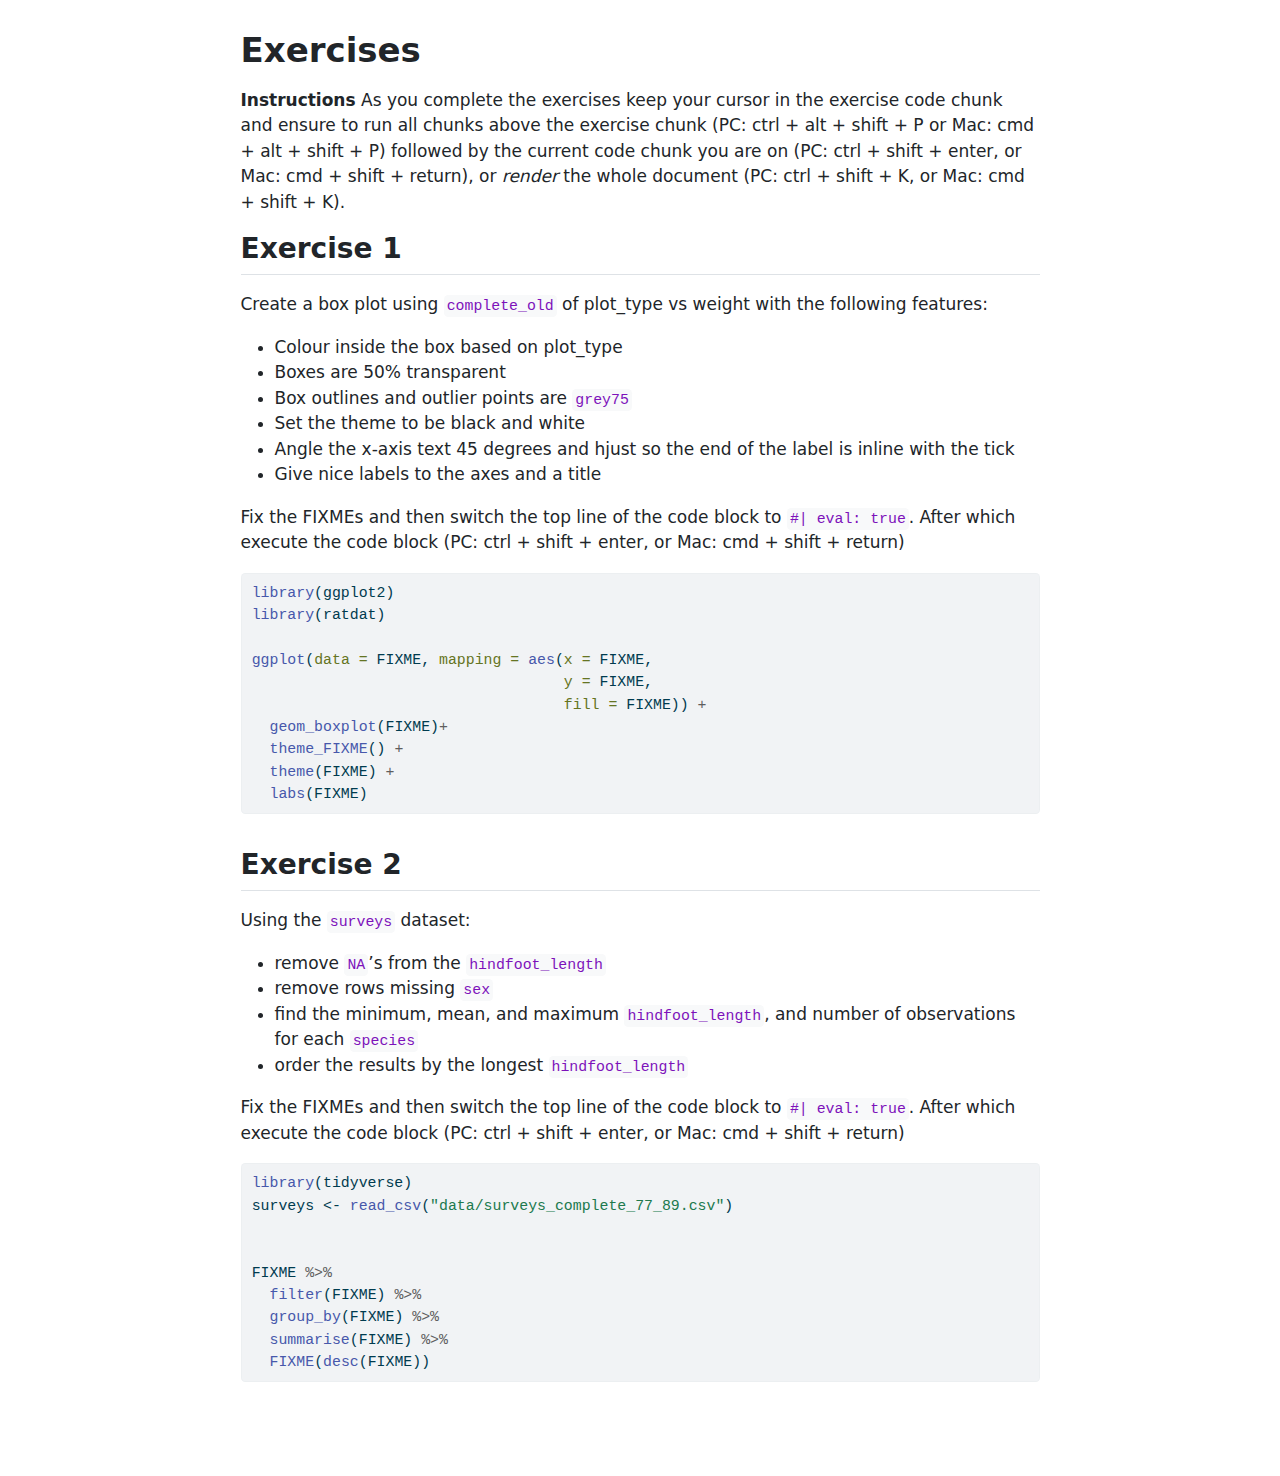
<file: docs/exercises.html>
<!DOCTYPE html>
<html xmlns="http://www.w3.org/1999/xhtml" lang="en" xml:lang="en"><head>

<meta charset="utf-8">
<meta name="generator" content="quarto-1.6.42">

<meta name="viewport" content="width=device-width, initial-scale=1.0, user-scalable=yes">


<title>Exercises – Introduction to R</title>
<style>
code{white-space: pre-wrap;}
span.smallcaps{font-variant: small-caps;}
div.columns{display: flex; gap: min(4vw, 1.5em);}
div.column{flex: auto; overflow-x: auto;}
div.hanging-indent{margin-left: 1.5em; text-indent: -1.5em;}
ul.task-list{list-style: none;}
ul.task-list li input[type="checkbox"] {
  width: 0.8em;
  margin: 0 0.8em 0.2em -1em; /* quarto-specific, see https://github.com/quarto-dev/quarto-cli/issues/4556 */ 
  vertical-align: middle;
}
/* CSS for syntax highlighting */
pre > code.sourceCode { white-space: pre; position: relative; }
pre > code.sourceCode > span { line-height: 1.25; }
pre > code.sourceCode > span:empty { height: 1.2em; }
.sourceCode { overflow: visible; }
code.sourceCode > span { color: inherit; text-decoration: inherit; }
div.sourceCode { margin: 1em 0; }
pre.sourceCode { margin: 0; }
@media screen {
div.sourceCode { overflow: auto; }
}
@media print {
pre > code.sourceCode { white-space: pre-wrap; }
pre > code.sourceCode > span { display: inline-block; text-indent: -5em; padding-left: 5em; }
}
pre.numberSource code
  { counter-reset: source-line 0; }
pre.numberSource code > span
  { position: relative; left: -4em; counter-increment: source-line; }
pre.numberSource code > span > a:first-child::before
  { content: counter(source-line);
    position: relative; left: -1em; text-align: right; vertical-align: baseline;
    border: none; display: inline-block;
    -webkit-touch-callout: none; -webkit-user-select: none;
    -khtml-user-select: none; -moz-user-select: none;
    -ms-user-select: none; user-select: none;
    padding: 0 4px; width: 4em;
  }
pre.numberSource { margin-left: 3em;  padding-left: 4px; }
div.sourceCode
  {   }
@media screen {
pre > code.sourceCode > span > a:first-child::before { text-decoration: underline; }
}
</style>


<script src="site_libs/quarto-nav/quarto-nav.js"></script>
<script src="site_libs/clipboard/clipboard.min.js"></script>
<script src="site_libs/quarto-search/autocomplete.umd.js"></script>
<script src="site_libs/quarto-search/fuse.min.js"></script>
<script src="site_libs/quarto-search/quarto-search.js"></script>
<meta name="quarto:offset" content="./">
<script src="site_libs/quarto-html/quarto.js"></script>
<script src="site_libs/quarto-html/popper.min.js"></script>
<script src="site_libs/quarto-html/tippy.umd.min.js"></script>
<script src="site_libs/quarto-html/anchor.min.js"></script>
<link href="site_libs/quarto-html/tippy.css" rel="stylesheet">
<link href="site_libs/quarto-html/quarto-syntax-highlighting-2f5df379a58b258e96c21c0638c20c03.css" rel="stylesheet" id="quarto-text-highlighting-styles">
<script src="site_libs/bootstrap/bootstrap.min.js"></script>
<link href="site_libs/bootstrap/bootstrap-icons.css" rel="stylesheet">
<link href="site_libs/bootstrap/bootstrap-7e50301df811e6ca48cb7585b35d5308.min.css" rel="stylesheet" append-hash="true" id="quarto-bootstrap" data-mode="light">
<script id="quarto-search-options" type="application/json">{
  "location": "sidebar",
  "copy-button": false,
  "collapse-after": 3,
  "panel-placement": "start",
  "type": "textbox",
  "limit": 50,
  "keyboard-shortcut": [
    "f",
    "/",
    "s"
  ],
  "show-item-context": false,
  "language": {
    "search-no-results-text": "No results",
    "search-matching-documents-text": "matching documents",
    "search-copy-link-title": "Copy link to search",
    "search-hide-matches-text": "Hide additional matches",
    "search-more-match-text": "more match in this document",
    "search-more-matches-text": "more matches in this document",
    "search-clear-button-title": "Clear",
    "search-text-placeholder": "",
    "search-detached-cancel-button-title": "Cancel",
    "search-submit-button-title": "Submit",
    "search-label": "Search"
  }
}</script>


</head>

<body class="fullcontent">

<div id="quarto-search-results"></div>
<!-- content -->
<div id="quarto-content" class="quarto-container page-columns page-rows-contents page-layout-article">
<!-- sidebar -->
<!-- margin-sidebar -->
    
<!-- main -->
<main class="content" id="quarto-document-content">

<header id="title-block-header" class="quarto-title-block default">
<div class="quarto-title">
<h1 class="title">Exercises</h1>
</div>



<div class="quarto-title-meta">

    
  
    
  </div>
  


</header>


<p><strong>Instructions</strong> As you complete the exercises keep your cursor in the exercise code chunk and ensure to run all chunks above the exercise chunk (PC: ctrl + alt + shift + P or Mac: cmd + alt + shift + P) followed by the current code chunk you are on (PC: ctrl + shift + enter, or Mac: cmd + shift + return), or <em>render</em> the whole document (PC: ctrl + shift + K, or Mac: cmd + shift + K).</p>
<section id="exercise-1" class="level2">
<h2 class="anchored" data-anchor-id="exercise-1">Exercise 1</h2>
<p>Create a box plot using <code>complete_old</code> of plot_type vs weight with the following features:</p>
<ul>
<li>Colour inside the box based on plot_type</li>
<li>Boxes are 50% transparent</li>
<li>Box outlines and outlier points are <code>grey75</code></li>
<li>Set the theme to be black and white</li>
<li>Angle the x-axis text 45 degrees and hjust so the end of the label is inline with the tick</li>
<li>Give nice labels to the axes and a title</li>
</ul>
<p>Fix the FIXMEs and then switch the top line of the code block to <code>#| eval: true</code>. After which execute the code block (PC: ctrl + shift + enter, or Mac: cmd + shift + return)</p>
<div class="cell">
<div class="sourceCode cell-code" id="cb1"><pre class="sourceCode r code-with-copy"><code class="sourceCode r"><span id="cb1-1"><a href="#cb1-1" aria-hidden="true" tabindex="-1"></a><span class="fu">library</span>(ggplot2)</span>
<span id="cb1-2"><a href="#cb1-2" aria-hidden="true" tabindex="-1"></a><span class="fu">library</span>(ratdat)</span>
<span id="cb1-3"><a href="#cb1-3" aria-hidden="true" tabindex="-1"></a></span>
<span id="cb1-4"><a href="#cb1-4" aria-hidden="true" tabindex="-1"></a><span class="fu">ggplot</span>(<span class="at">data =</span> FIXME, <span class="at">mapping =</span> <span class="fu">aes</span>(<span class="at">x =</span> FIXME, </span>
<span id="cb1-5"><a href="#cb1-5" aria-hidden="true" tabindex="-1"></a>                                   <span class="at">y =</span> FIXME, </span>
<span id="cb1-6"><a href="#cb1-6" aria-hidden="true" tabindex="-1"></a>                                   <span class="at">fill =</span> FIXME)) <span class="sc">+</span> </span>
<span id="cb1-7"><a href="#cb1-7" aria-hidden="true" tabindex="-1"></a>  <span class="fu">geom_boxplot</span>(FIXME)<span class="sc">+</span></span>
<span id="cb1-8"><a href="#cb1-8" aria-hidden="true" tabindex="-1"></a>  <span class="fu">theme_FIXME</span>() <span class="sc">+</span></span>
<span id="cb1-9"><a href="#cb1-9" aria-hidden="true" tabindex="-1"></a>  <span class="fu">theme</span>(FIXME) <span class="sc">+</span></span>
<span id="cb1-10"><a href="#cb1-10" aria-hidden="true" tabindex="-1"></a>  <span class="fu">labs</span>(FIXME)</span></code><button title="Copy to Clipboard" class="code-copy-button"><i class="bi"></i></button></pre></div>
</div>
</section>
<section id="exercise-2" class="level2">
<h2 class="anchored" data-anchor-id="exercise-2">Exercise 2</h2>
<p>Using the <code>surveys</code> dataset:</p>
<ul>
<li>remove <code>NA</code>’s from the <code>hindfoot_length</code></li>
<li>remove rows missing <code>sex</code></li>
<li>find the minimum, mean, and maximum <code>hindfoot_length</code>, and number of observations for each <code>species</code></li>
<li>order the results by the longest <code>hindfoot_length</code></li>
</ul>
<p>Fix the FIXMEs and then switch the top line of the code block to <code>#| eval: true</code>. After which execute the code block (PC: ctrl + shift + enter, or Mac: cmd + shift + return)</p>
<div class="cell">
<div class="sourceCode cell-code" id="cb2"><pre class="sourceCode r code-with-copy"><code class="sourceCode r"><span id="cb2-1"><a href="#cb2-1" aria-hidden="true" tabindex="-1"></a><span class="fu">library</span>(tidyverse)</span>
<span id="cb2-2"><a href="#cb2-2" aria-hidden="true" tabindex="-1"></a>surveys <span class="ot">&lt;-</span> <span class="fu">read_csv</span>(<span class="st">"data/surveys_complete_77_89.csv"</span>)</span>
<span id="cb2-3"><a href="#cb2-3" aria-hidden="true" tabindex="-1"></a></span>
<span id="cb2-4"><a href="#cb2-4" aria-hidden="true" tabindex="-1"></a></span>
<span id="cb2-5"><a href="#cb2-5" aria-hidden="true" tabindex="-1"></a>FIXME <span class="sc">%&gt;%</span> </span>
<span id="cb2-6"><a href="#cb2-6" aria-hidden="true" tabindex="-1"></a>  <span class="fu">filter</span>(FIXME) <span class="sc">%&gt;%</span> </span>
<span id="cb2-7"><a href="#cb2-7" aria-hidden="true" tabindex="-1"></a>  <span class="fu">group_by</span>(FIXME) <span class="sc">%&gt;%</span> </span>
<span id="cb2-8"><a href="#cb2-8" aria-hidden="true" tabindex="-1"></a>  <span class="fu">summarise</span>(FIXME) <span class="sc">%&gt;%</span> </span>
<span id="cb2-9"><a href="#cb2-9" aria-hidden="true" tabindex="-1"></a>  <span class="fu">FIXME</span>(<span class="fu">desc</span>(FIXME))</span></code><button title="Copy to Clipboard" class="code-copy-button"><i class="bi"></i></button></pre></div>
</div>


</section>

</main> <!-- /main -->
<script id="quarto-html-after-body" type="application/javascript">
window.document.addEventListener("DOMContentLoaded", function (event) {
  const toggleBodyColorMode = (bsSheetEl) => {
    const mode = bsSheetEl.getAttribute("data-mode");
    const bodyEl = window.document.querySelector("body");
    if (mode === "dark") {
      bodyEl.classList.add("quarto-dark");
      bodyEl.classList.remove("quarto-light");
    } else {
      bodyEl.classList.add("quarto-light");
      bodyEl.classList.remove("quarto-dark");
    }
  }
  const toggleBodyColorPrimary = () => {
    const bsSheetEl = window.document.querySelector("link#quarto-bootstrap");
    if (bsSheetEl) {
      toggleBodyColorMode(bsSheetEl);
    }
  }
  toggleBodyColorPrimary();  
  const icon = "";
  const anchorJS = new window.AnchorJS();
  anchorJS.options = {
    placement: 'right',
    icon: icon
  };
  anchorJS.add('.anchored');
  const isCodeAnnotation = (el) => {
    for (const clz of el.classList) {
      if (clz.startsWith('code-annotation-')) {                     
        return true;
      }
    }
    return false;
  }
  const onCopySuccess = function(e) {
    // button target
    const button = e.trigger;
    // don't keep focus
    button.blur();
    // flash "checked"
    button.classList.add('code-copy-button-checked');
    var currentTitle = button.getAttribute("title");
    button.setAttribute("title", "Copied!");
    let tooltip;
    if (window.bootstrap) {
      button.setAttribute("data-bs-toggle", "tooltip");
      button.setAttribute("data-bs-placement", "left");
      button.setAttribute("data-bs-title", "Copied!");
      tooltip = new bootstrap.Tooltip(button, 
        { trigger: "manual", 
          customClass: "code-copy-button-tooltip",
          offset: [0, -8]});
      tooltip.show();    
    }
    setTimeout(function() {
      if (tooltip) {
        tooltip.hide();
        button.removeAttribute("data-bs-title");
        button.removeAttribute("data-bs-toggle");
        button.removeAttribute("data-bs-placement");
      }
      button.setAttribute("title", currentTitle);
      button.classList.remove('code-copy-button-checked');
    }, 1000);
    // clear code selection
    e.clearSelection();
  }
  const getTextToCopy = function(trigger) {
      const codeEl = trigger.previousElementSibling.cloneNode(true);
      for (const childEl of codeEl.children) {
        if (isCodeAnnotation(childEl)) {
          childEl.remove();
        }
      }
      return codeEl.innerText;
  }
  const clipboard = new window.ClipboardJS('.code-copy-button:not([data-in-quarto-modal])', {
    text: getTextToCopy
  });
  clipboard.on('success', onCopySuccess);
  if (window.document.getElementById('quarto-embedded-source-code-modal')) {
    const clipboardModal = new window.ClipboardJS('.code-copy-button[data-in-quarto-modal]', {
      text: getTextToCopy,
      container: window.document.getElementById('quarto-embedded-source-code-modal')
    });
    clipboardModal.on('success', onCopySuccess);
  }
    var localhostRegex = new RegExp(/^(?:http|https):\/\/localhost\:?[0-9]*\//);
    var mailtoRegex = new RegExp(/^mailto:/);
      var filterRegex = new RegExp('/' + window.location.host + '/');
    var isInternal = (href) => {
        return filterRegex.test(href) || localhostRegex.test(href) || mailtoRegex.test(href);
    }
    // Inspect non-navigation links and adorn them if external
 	var links = window.document.querySelectorAll('a[href]:not(.nav-link):not(.navbar-brand):not(.toc-action):not(.sidebar-link):not(.sidebar-item-toggle):not(.pagination-link):not(.no-external):not([aria-hidden]):not(.dropdown-item):not(.quarto-navigation-tool):not(.about-link)');
    for (var i=0; i<links.length; i++) {
      const link = links[i];
      if (!isInternal(link.href)) {
        // undo the damage that might have been done by quarto-nav.js in the case of
        // links that we want to consider external
        if (link.dataset.originalHref !== undefined) {
          link.href = link.dataset.originalHref;
        }
      }
    }
  function tippyHover(el, contentFn, onTriggerFn, onUntriggerFn) {
    const config = {
      allowHTML: true,
      maxWidth: 500,
      delay: 100,
      arrow: false,
      appendTo: function(el) {
          return el.parentElement;
      },
      interactive: true,
      interactiveBorder: 10,
      theme: 'quarto',
      placement: 'bottom-start',
    };
    if (contentFn) {
      config.content = contentFn;
    }
    if (onTriggerFn) {
      config.onTrigger = onTriggerFn;
    }
    if (onUntriggerFn) {
      config.onUntrigger = onUntriggerFn;
    }
    window.tippy(el, config); 
  }
  const noterefs = window.document.querySelectorAll('a[role="doc-noteref"]');
  for (var i=0; i<noterefs.length; i++) {
    const ref = noterefs[i];
    tippyHover(ref, function() {
      // use id or data attribute instead here
      let href = ref.getAttribute('data-footnote-href') || ref.getAttribute('href');
      try { href = new URL(href).hash; } catch {}
      const id = href.replace(/^#\/?/, "");
      const note = window.document.getElementById(id);
      if (note) {
        return note.innerHTML;
      } else {
        return "";
      }
    });
  }
  const xrefs = window.document.querySelectorAll('a.quarto-xref');
  const processXRef = (id, note) => {
    // Strip column container classes
    const stripColumnClz = (el) => {
      el.classList.remove("page-full", "page-columns");
      if (el.children) {
        for (const child of el.children) {
          stripColumnClz(child);
        }
      }
    }
    stripColumnClz(note)
    if (id === null || id.startsWith('sec-')) {
      // Special case sections, only their first couple elements
      const container = document.createElement("div");
      if (note.children && note.children.length > 2) {
        container.appendChild(note.children[0].cloneNode(true));
        for (let i = 1; i < note.children.length; i++) {
          const child = note.children[i];
          if (child.tagName === "P" && child.innerText === "") {
            continue;
          } else {
            container.appendChild(child.cloneNode(true));
            break;
          }
        }
        if (window.Quarto?.typesetMath) {
          window.Quarto.typesetMath(container);
        }
        return container.innerHTML
      } else {
        if (window.Quarto?.typesetMath) {
          window.Quarto.typesetMath(note);
        }
        return note.innerHTML;
      }
    } else {
      // Remove any anchor links if they are present
      const anchorLink = note.querySelector('a.anchorjs-link');
      if (anchorLink) {
        anchorLink.remove();
      }
      if (window.Quarto?.typesetMath) {
        window.Quarto.typesetMath(note);
      }
      if (note.classList.contains("callout")) {
        return note.outerHTML;
      } else {
        return note.innerHTML;
      }
    }
  }
  for (var i=0; i<xrefs.length; i++) {
    const xref = xrefs[i];
    tippyHover(xref, undefined, function(instance) {
      instance.disable();
      let url = xref.getAttribute('href');
      let hash = undefined; 
      if (url.startsWith('#')) {
        hash = url;
      } else {
        try { hash = new URL(url).hash; } catch {}
      }
      if (hash) {
        const id = hash.replace(/^#\/?/, "");
        const note = window.document.getElementById(id);
        if (note !== null) {
          try {
            const html = processXRef(id, note.cloneNode(true));
            instance.setContent(html);
          } finally {
            instance.enable();
            instance.show();
          }
        } else {
          // See if we can fetch this
          fetch(url.split('#')[0])
          .then(res => res.text())
          .then(html => {
            const parser = new DOMParser();
            const htmlDoc = parser.parseFromString(html, "text/html");
            const note = htmlDoc.getElementById(id);
            if (note !== null) {
              const html = processXRef(id, note);
              instance.setContent(html);
            } 
          }).finally(() => {
            instance.enable();
            instance.show();
          });
        }
      } else {
        // See if we can fetch a full url (with no hash to target)
        // This is a special case and we should probably do some content thinning / targeting
        fetch(url)
        .then(res => res.text())
        .then(html => {
          const parser = new DOMParser();
          const htmlDoc = parser.parseFromString(html, "text/html");
          const note = htmlDoc.querySelector('main.content');
          if (note !== null) {
            // This should only happen for chapter cross references
            // (since there is no id in the URL)
            // remove the first header
            if (note.children.length > 0 && note.children[0].tagName === "HEADER") {
              note.children[0].remove();
            }
            const html = processXRef(null, note);
            instance.setContent(html);
          } 
        }).finally(() => {
          instance.enable();
          instance.show();
        });
      }
    }, function(instance) {
    });
  }
      let selectedAnnoteEl;
      const selectorForAnnotation = ( cell, annotation) => {
        let cellAttr = 'data-code-cell="' + cell + '"';
        let lineAttr = 'data-code-annotation="' +  annotation + '"';
        const selector = 'span[' + cellAttr + '][' + lineAttr + ']';
        return selector;
      }
      const selectCodeLines = (annoteEl) => {
        const doc = window.document;
        const targetCell = annoteEl.getAttribute("data-target-cell");
        const targetAnnotation = annoteEl.getAttribute("data-target-annotation");
        const annoteSpan = window.document.querySelector(selectorForAnnotation(targetCell, targetAnnotation));
        const lines = annoteSpan.getAttribute("data-code-lines").split(",");
        const lineIds = lines.map((line) => {
          return targetCell + "-" + line;
        })
        let top = null;
        let height = null;
        let parent = null;
        if (lineIds.length > 0) {
            //compute the position of the single el (top and bottom and make a div)
            const el = window.document.getElementById(lineIds[0]);
            top = el.offsetTop;
            height = el.offsetHeight;
            parent = el.parentElement.parentElement;
          if (lineIds.length > 1) {
            const lastEl = window.document.getElementById(lineIds[lineIds.length - 1]);
            const bottom = lastEl.offsetTop + lastEl.offsetHeight;
            height = bottom - top;
          }
          if (top !== null && height !== null && parent !== null) {
            // cook up a div (if necessary) and position it 
            let div = window.document.getElementById("code-annotation-line-highlight");
            if (div === null) {
              div = window.document.createElement("div");
              div.setAttribute("id", "code-annotation-line-highlight");
              div.style.position = 'absolute';
              parent.appendChild(div);
            }
            div.style.top = top - 2 + "px";
            div.style.height = height + 4 + "px";
            div.style.left = 0;
            let gutterDiv = window.document.getElementById("code-annotation-line-highlight-gutter");
            if (gutterDiv === null) {
              gutterDiv = window.document.createElement("div");
              gutterDiv.setAttribute("id", "code-annotation-line-highlight-gutter");
              gutterDiv.style.position = 'absolute';
              const codeCell = window.document.getElementById(targetCell);
              const gutter = codeCell.querySelector('.code-annotation-gutter');
              gutter.appendChild(gutterDiv);
            }
            gutterDiv.style.top = top - 2 + "px";
            gutterDiv.style.height = height + 4 + "px";
          }
          selectedAnnoteEl = annoteEl;
        }
      };
      const unselectCodeLines = () => {
        const elementsIds = ["code-annotation-line-highlight", "code-annotation-line-highlight-gutter"];
        elementsIds.forEach((elId) => {
          const div = window.document.getElementById(elId);
          if (div) {
            div.remove();
          }
        });
        selectedAnnoteEl = undefined;
      };
        // Handle positioning of the toggle
    window.addEventListener(
      "resize",
      throttle(() => {
        elRect = undefined;
        if (selectedAnnoteEl) {
          selectCodeLines(selectedAnnoteEl);
        }
      }, 10)
    );
    function throttle(fn, ms) {
    let throttle = false;
    let timer;
      return (...args) => {
        if(!throttle) { // first call gets through
            fn.apply(this, args);
            throttle = true;
        } else { // all the others get throttled
            if(timer) clearTimeout(timer); // cancel #2
            timer = setTimeout(() => {
              fn.apply(this, args);
              timer = throttle = false;
            }, ms);
        }
      };
    }
      // Attach click handler to the DT
      const annoteDls = window.document.querySelectorAll('dt[data-target-cell]');
      for (const annoteDlNode of annoteDls) {
        annoteDlNode.addEventListener('click', (event) => {
          const clickedEl = event.target;
          if (clickedEl !== selectedAnnoteEl) {
            unselectCodeLines();
            const activeEl = window.document.querySelector('dt[data-target-cell].code-annotation-active');
            if (activeEl) {
              activeEl.classList.remove('code-annotation-active');
            }
            selectCodeLines(clickedEl);
            clickedEl.classList.add('code-annotation-active');
          } else {
            // Unselect the line
            unselectCodeLines();
            clickedEl.classList.remove('code-annotation-active');
          }
        });
      }
  const findCites = (el) => {
    const parentEl = el.parentElement;
    if (parentEl) {
      const cites = parentEl.dataset.cites;
      if (cites) {
        return {
          el,
          cites: cites.split(' ')
        };
      } else {
        return findCites(el.parentElement)
      }
    } else {
      return undefined;
    }
  };
  var bibliorefs = window.document.querySelectorAll('a[role="doc-biblioref"]');
  for (var i=0; i<bibliorefs.length; i++) {
    const ref = bibliorefs[i];
    const citeInfo = findCites(ref);
    if (citeInfo) {
      tippyHover(citeInfo.el, function() {
        var popup = window.document.createElement('div');
        citeInfo.cites.forEach(function(cite) {
          var citeDiv = window.document.createElement('div');
          citeDiv.classList.add('hanging-indent');
          citeDiv.classList.add('csl-entry');
          var biblioDiv = window.document.getElementById('ref-' + cite);
          if (biblioDiv) {
            citeDiv.innerHTML = biblioDiv.innerHTML;
          }
          popup.appendChild(citeDiv);
        });
        return popup.innerHTML;
      });
    }
  }
});
</script>
</div> <!-- /content -->




</body></html>
</file>
<file: docs/site_libs/quarto-html/tippy.css>
.tippy-box[data-animation=fade][data-state=hidden]{opacity:0}[data-tippy-root]{max-width:calc(100vw - 10px)}.tippy-box{position:relative;background-color:#333;color:#fff;border-radius:4px;font-size:14px;line-height:1.4;white-space:normal;outline:0;transition-property:transform,visibility,opacity}.tippy-box[data-placement^=top]>.tippy-arrow{bottom:0}.tippy-box[data-placement^=top]>.tippy-arrow:before{bottom:-7px;left:0;border-width:8px 8px 0;border-top-color:initial;transform-origin:center top}.tippy-box[data-placement^=bottom]>.tippy-arrow{top:0}.tippy-box[data-placement^=bottom]>.tippy-arrow:before{top:-7px;left:0;border-width:0 8px 8px;border-bottom-color:initial;transform-origin:center bottom}.tippy-box[data-placement^=left]>.tippy-arrow{right:0}.tippy-box[data-placement^=left]>.tippy-arrow:before{border-width:8px 0 8px 8px;border-left-color:initial;right:-7px;transform-origin:center left}.tippy-box[data-placement^=right]>.tippy-arrow{left:0}.tippy-box[data-placement^=right]>.tippy-arrow:before{left:-7px;border-width:8px 8px 8px 0;border-right-color:initial;transform-origin:center right}.tippy-box[data-inertia][data-state=visible]{transition-timing-function:cubic-bezier(.54,1.5,.38,1.11)}.tippy-arrow{width:16px;height:16px;color:#333}.tippy-arrow:before{content:"";position:absolute;border-color:transparent;border-style:solid}.tippy-content{position:relative;padding:5px 9px;z-index:1}
</file>
<file: docs/site_libs/quarto-html/quarto-syntax-highlighting-2f5df379a58b258e96c21c0638c20c03.css>
/* quarto syntax highlight colors */
:root {
  --quarto-hl-ot-color: #003B4F;
  --quarto-hl-at-color: #657422;
  --quarto-hl-ss-color: #20794D;
  --quarto-hl-an-color: #5E5E5E;
  --quarto-hl-fu-color: #4758AB;
  --quarto-hl-st-color: #20794D;
  --quarto-hl-cf-color: #003B4F;
  --quarto-hl-op-color: #5E5E5E;
  --quarto-hl-er-color: #AD0000;
  --quarto-hl-bn-color: #AD0000;
  --quarto-hl-al-color: #AD0000;
  --quarto-hl-va-color: #111111;
  --quarto-hl-bu-color: inherit;
  --quarto-hl-ex-color: inherit;
  --quarto-hl-pp-color: #AD0000;
  --quarto-hl-in-color: #5E5E5E;
  --quarto-hl-vs-color: #20794D;
  --quarto-hl-wa-color: #5E5E5E;
  --quarto-hl-do-color: #5E5E5E;
  --quarto-hl-im-color: #00769E;
  --quarto-hl-ch-color: #20794D;
  --quarto-hl-dt-color: #AD0000;
  --quarto-hl-fl-color: #AD0000;
  --quarto-hl-co-color: #5E5E5E;
  --quarto-hl-cv-color: #5E5E5E;
  --quarto-hl-cn-color: #8f5902;
  --quarto-hl-sc-color: #5E5E5E;
  --quarto-hl-dv-color: #AD0000;
  --quarto-hl-kw-color: #003B4F;
}

/* other quarto variables */
:root {
  --quarto-font-monospace: SFMono-Regular, Menlo, Monaco, Consolas, "Liberation Mono", "Courier New", monospace;
}

pre > code.sourceCode > span {
  color: #003B4F;
}

code span {
  color: #003B4F;
}

code.sourceCode > span {
  color: #003B4F;
}

div.sourceCode,
div.sourceCode pre.sourceCode {
  color: #003B4F;
}

code span.ot {
  color: #003B4F;
  font-style: inherit;
}

code span.at {
  color: #657422;
  font-style: inherit;
}

code span.ss {
  color: #20794D;
  font-style: inherit;
}

code span.an {
  color: #5E5E5E;
  font-style: inherit;
}

code span.fu {
  color: #4758AB;
  font-style: inherit;
}

code span.st {
  color: #20794D;
  font-style: inherit;
}

code span.cf {
  color: #003B4F;
  font-weight: bold;
  font-style: inherit;
}

code span.op {
  color: #5E5E5E;
  font-style: inherit;
}

code span.er {
  color: #AD0000;
  font-style: inherit;
}

code span.bn {
  color: #AD0000;
  font-style: inherit;
}

code span.al {
  color: #AD0000;
  font-style: inherit;
}

code span.va {
  color: #111111;
  font-style: inherit;
}

code span.bu {
  font-style: inherit;
}

code span.ex {
  font-style: inherit;
}

code span.pp {
  color: #AD0000;
  font-style: inherit;
}

code span.in {
  color: #5E5E5E;
  font-style: inherit;
}

code span.vs {
  color: #20794D;
  font-style: inherit;
}

code span.wa {
  color: #5E5E5E;
  font-style: italic;
}

code span.do {
  color: #5E5E5E;
  font-style: italic;
}

code span.im {
  color: #00769E;
  font-style: inherit;
}

code span.ch {
  color: #20794D;
  font-style: inherit;
}

code span.dt {
  color: #AD0000;
  font-style: inherit;
}

code span.fl {
  color: #AD0000;
  font-style: inherit;
}

code span.co {
  color: #5E5E5E;
  font-style: inherit;
}

code span.cv {
  color: #5E5E5E;
  font-style: italic;
}

code span.cn {
  color: #8f5902;
  font-style: inherit;
}

code span.sc {
  color: #5E5E5E;
  font-style: inherit;
}

code span.dv {
  color: #AD0000;
  font-style: inherit;
}

code span.kw {
  color: #003B4F;
  font-weight: bold;
  font-style: inherit;
}

.prevent-inlining {
  content: "</";
}

/*# sourceMappingURL=35eb38a806ee71ea6d2563be2308c832.css.map */
</file>
